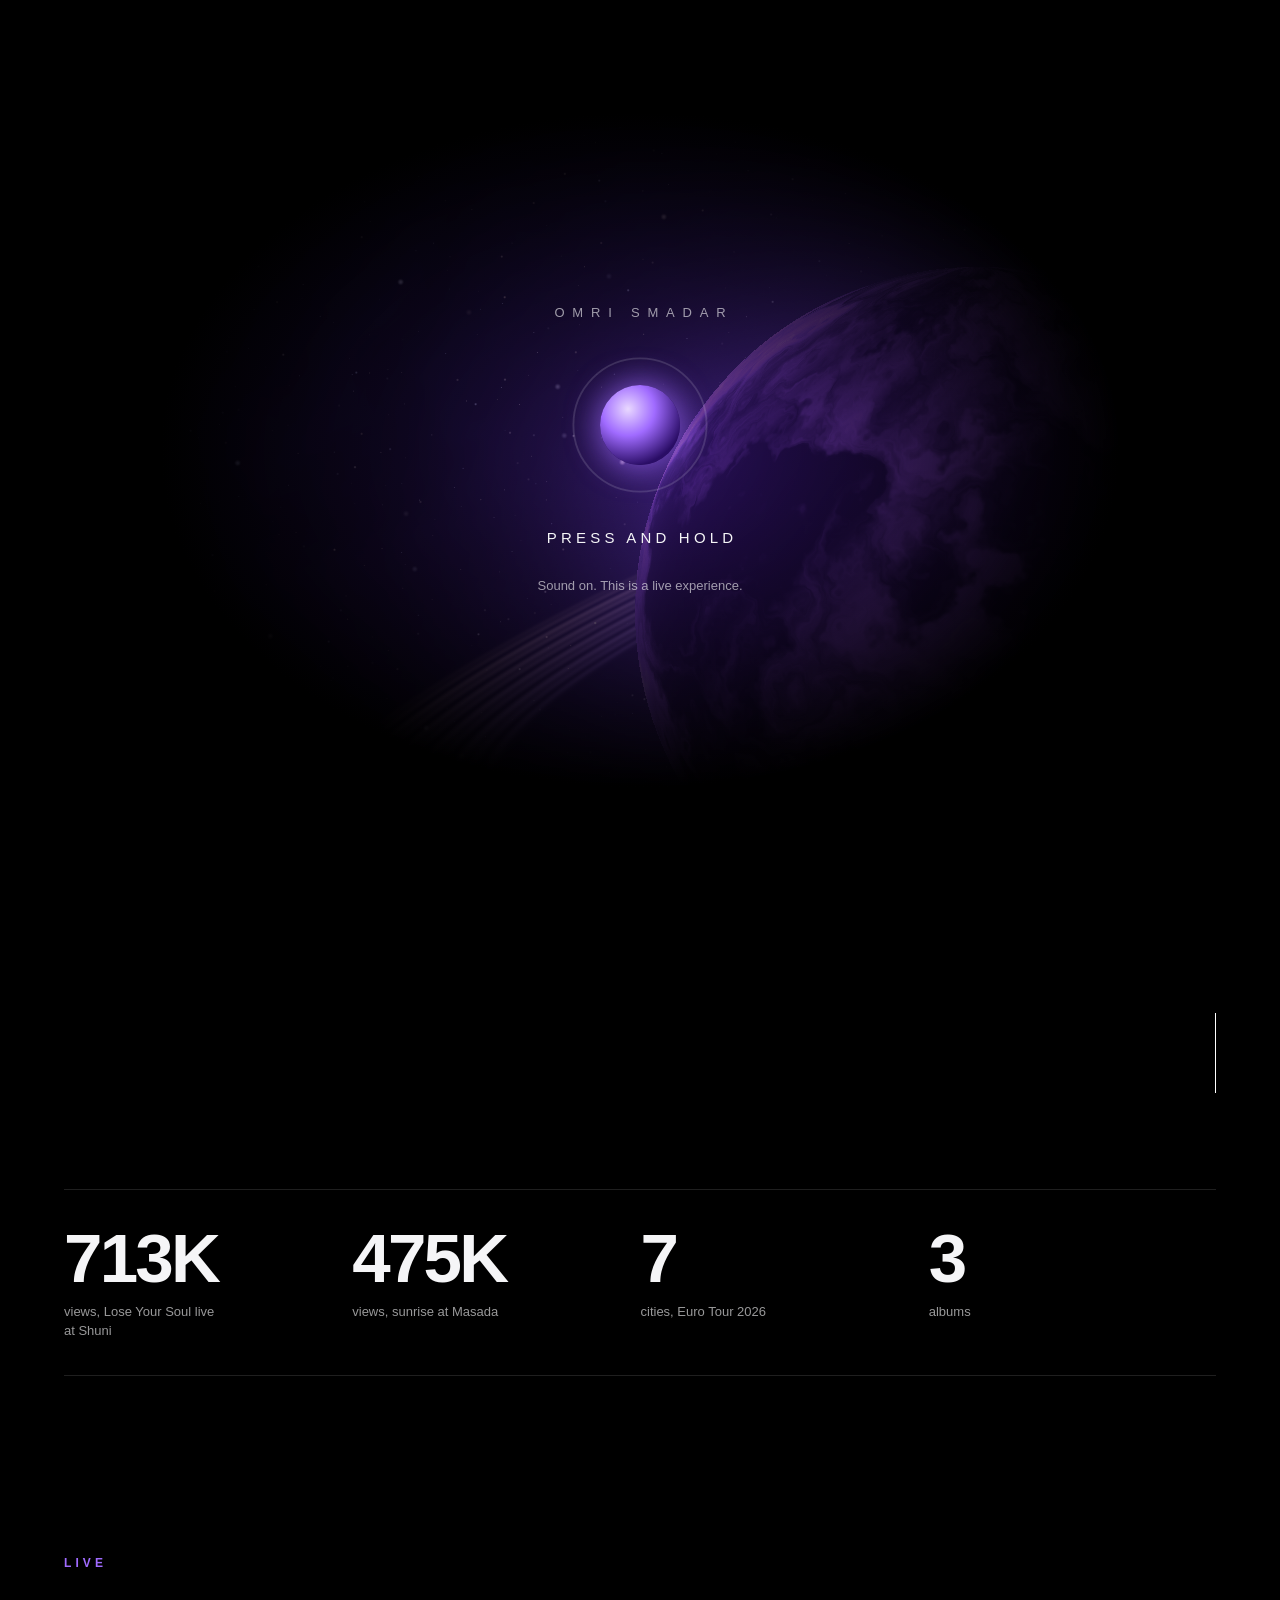
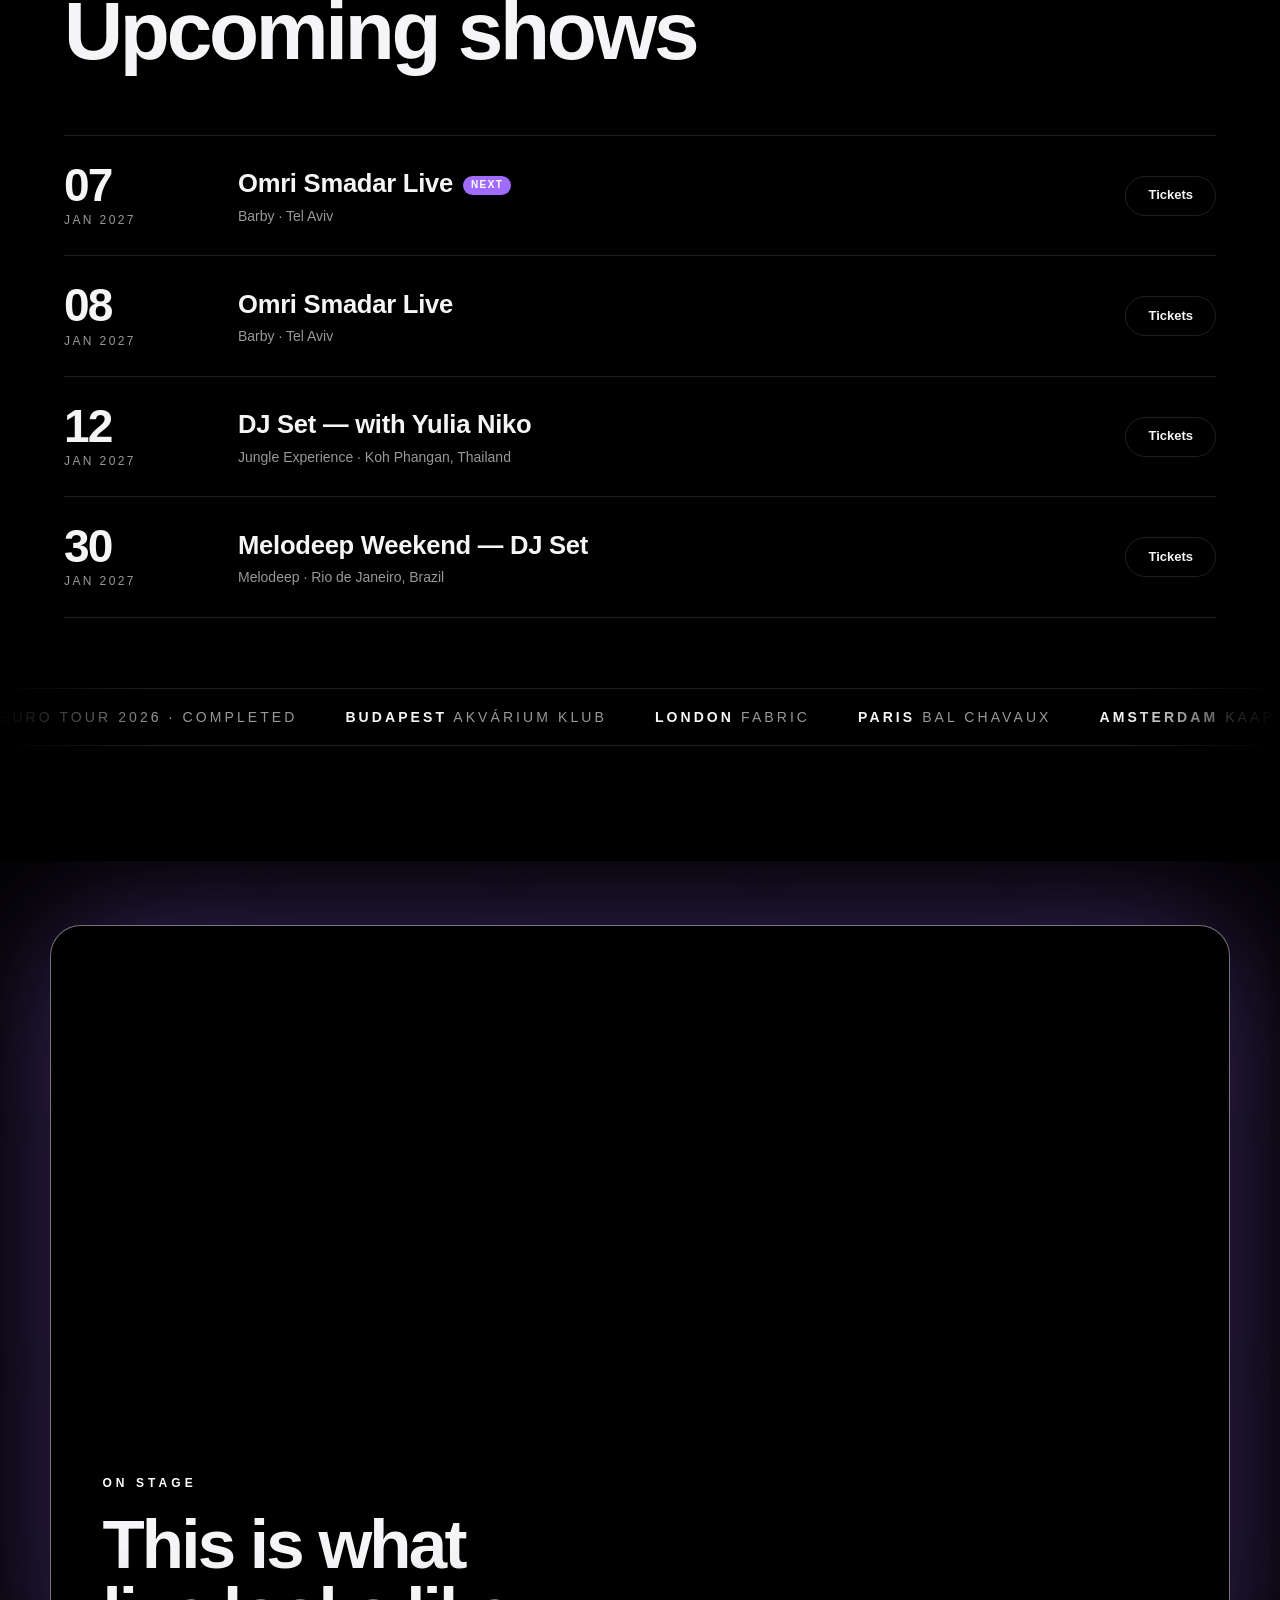
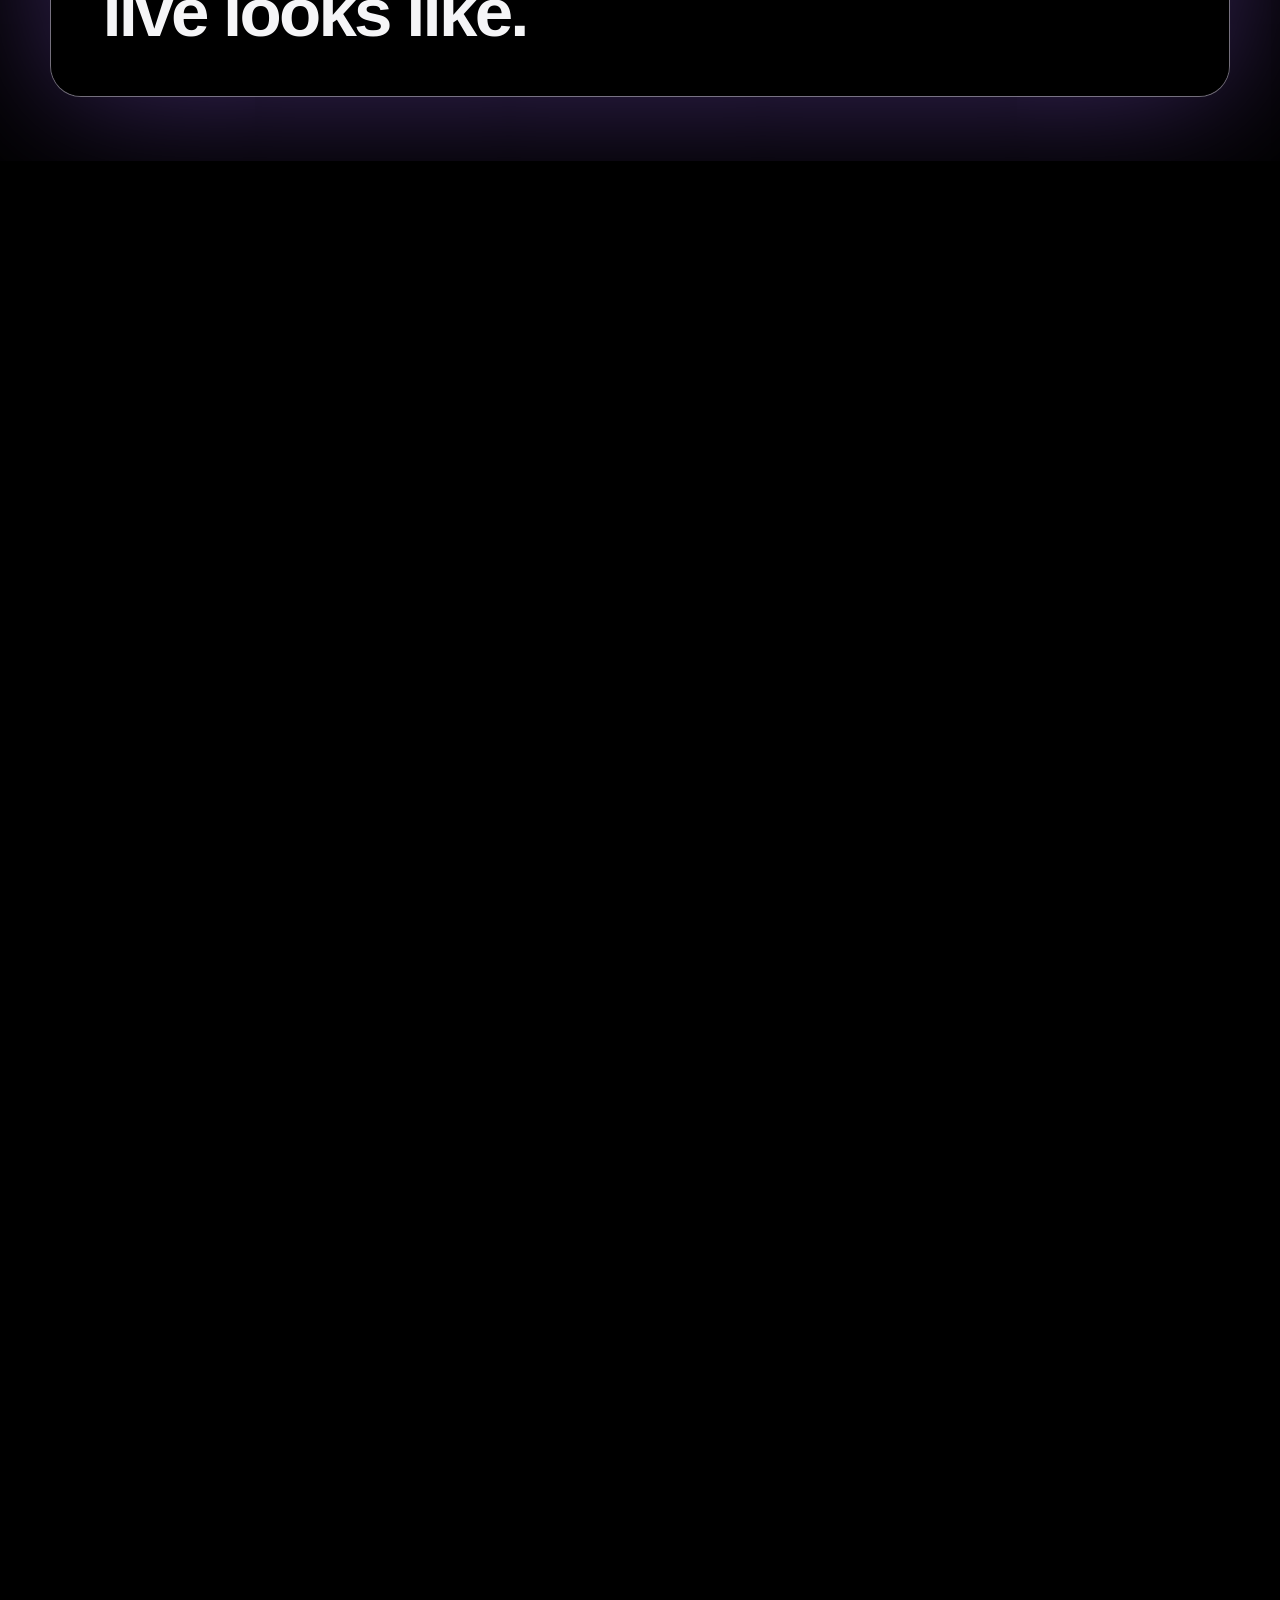
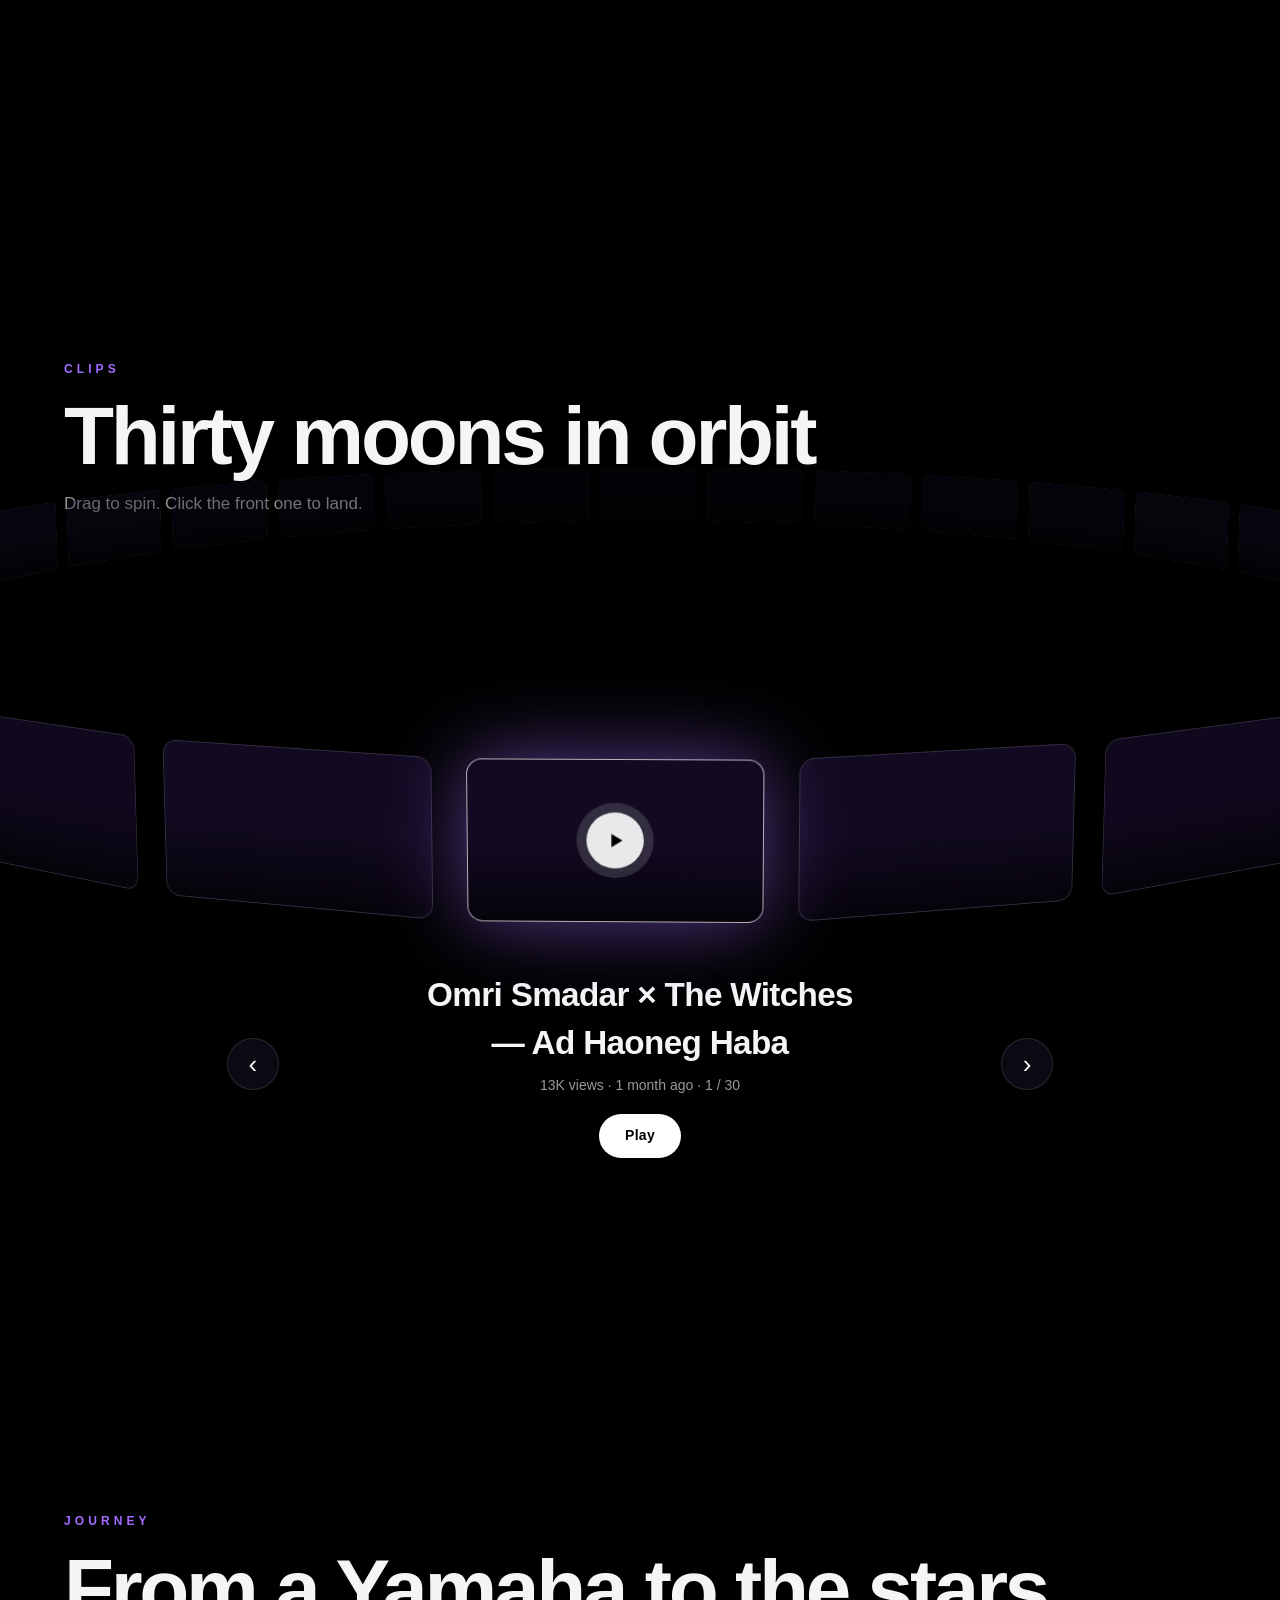
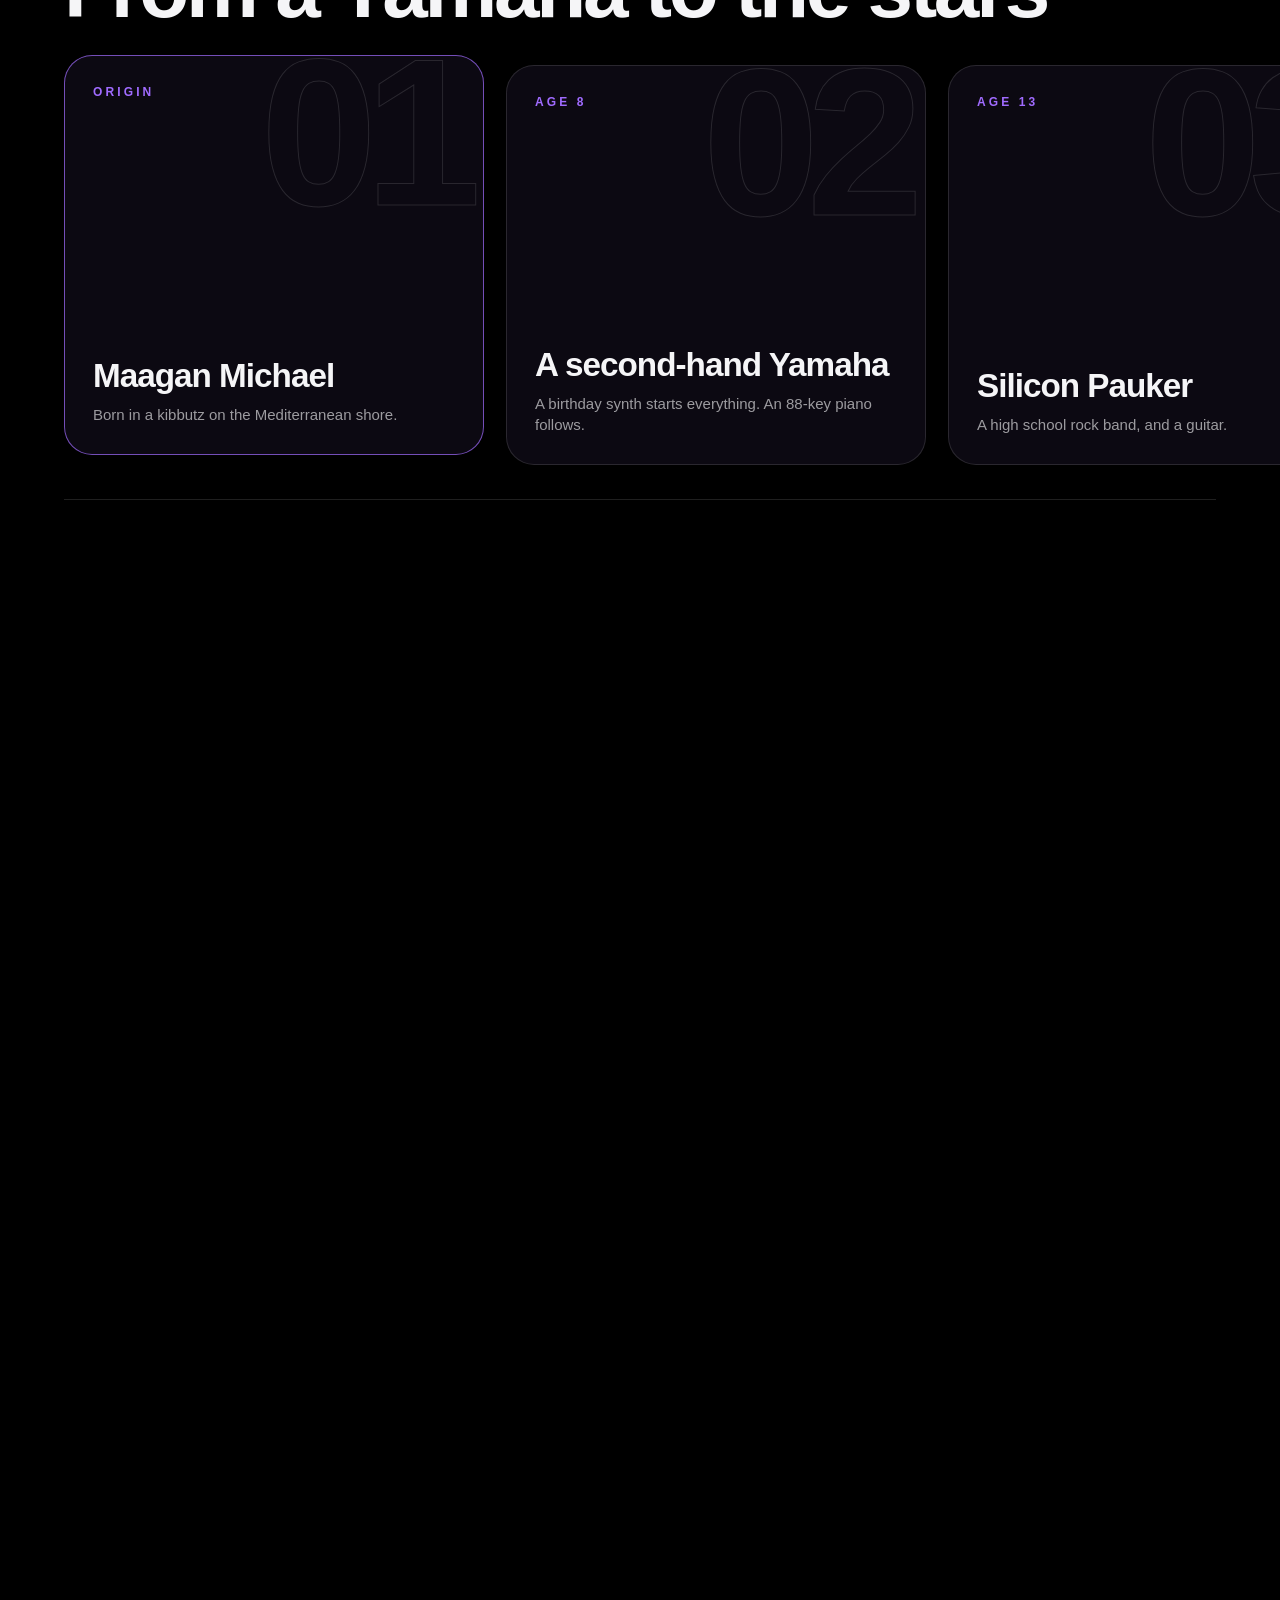
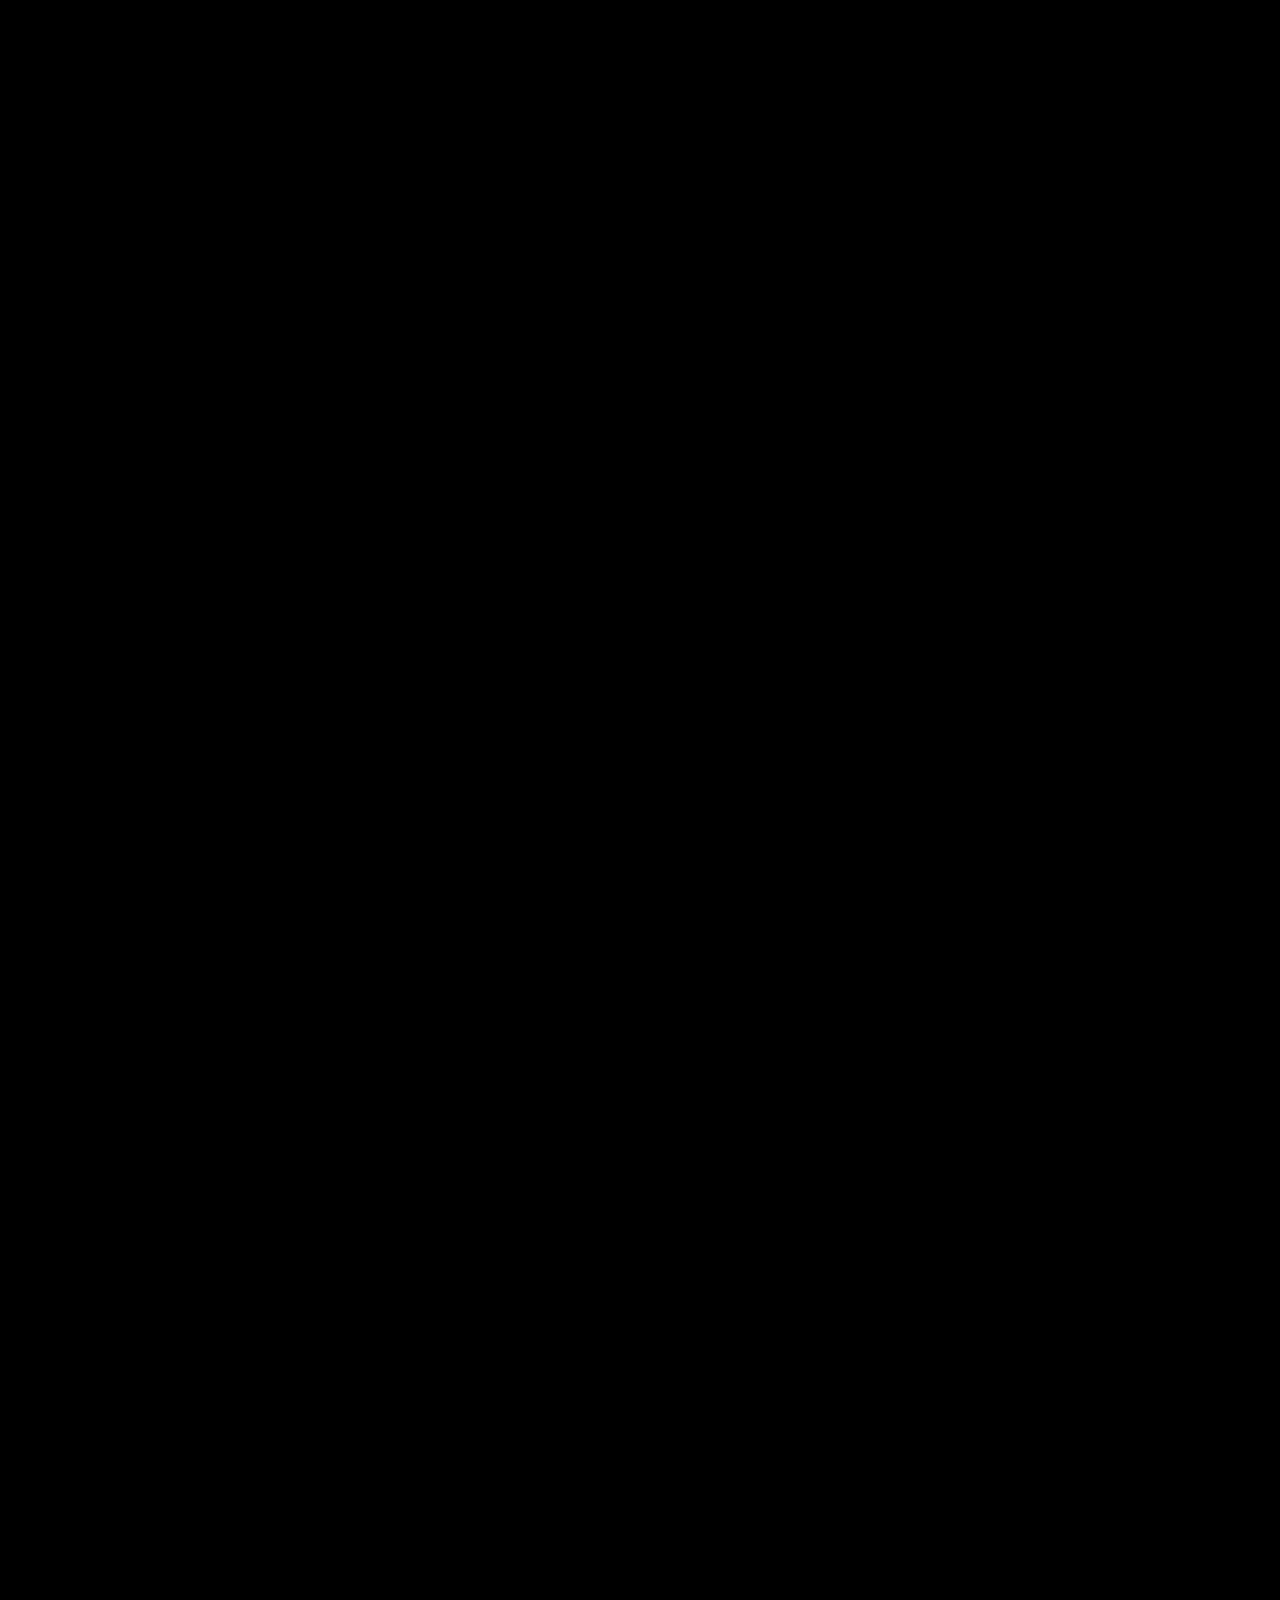
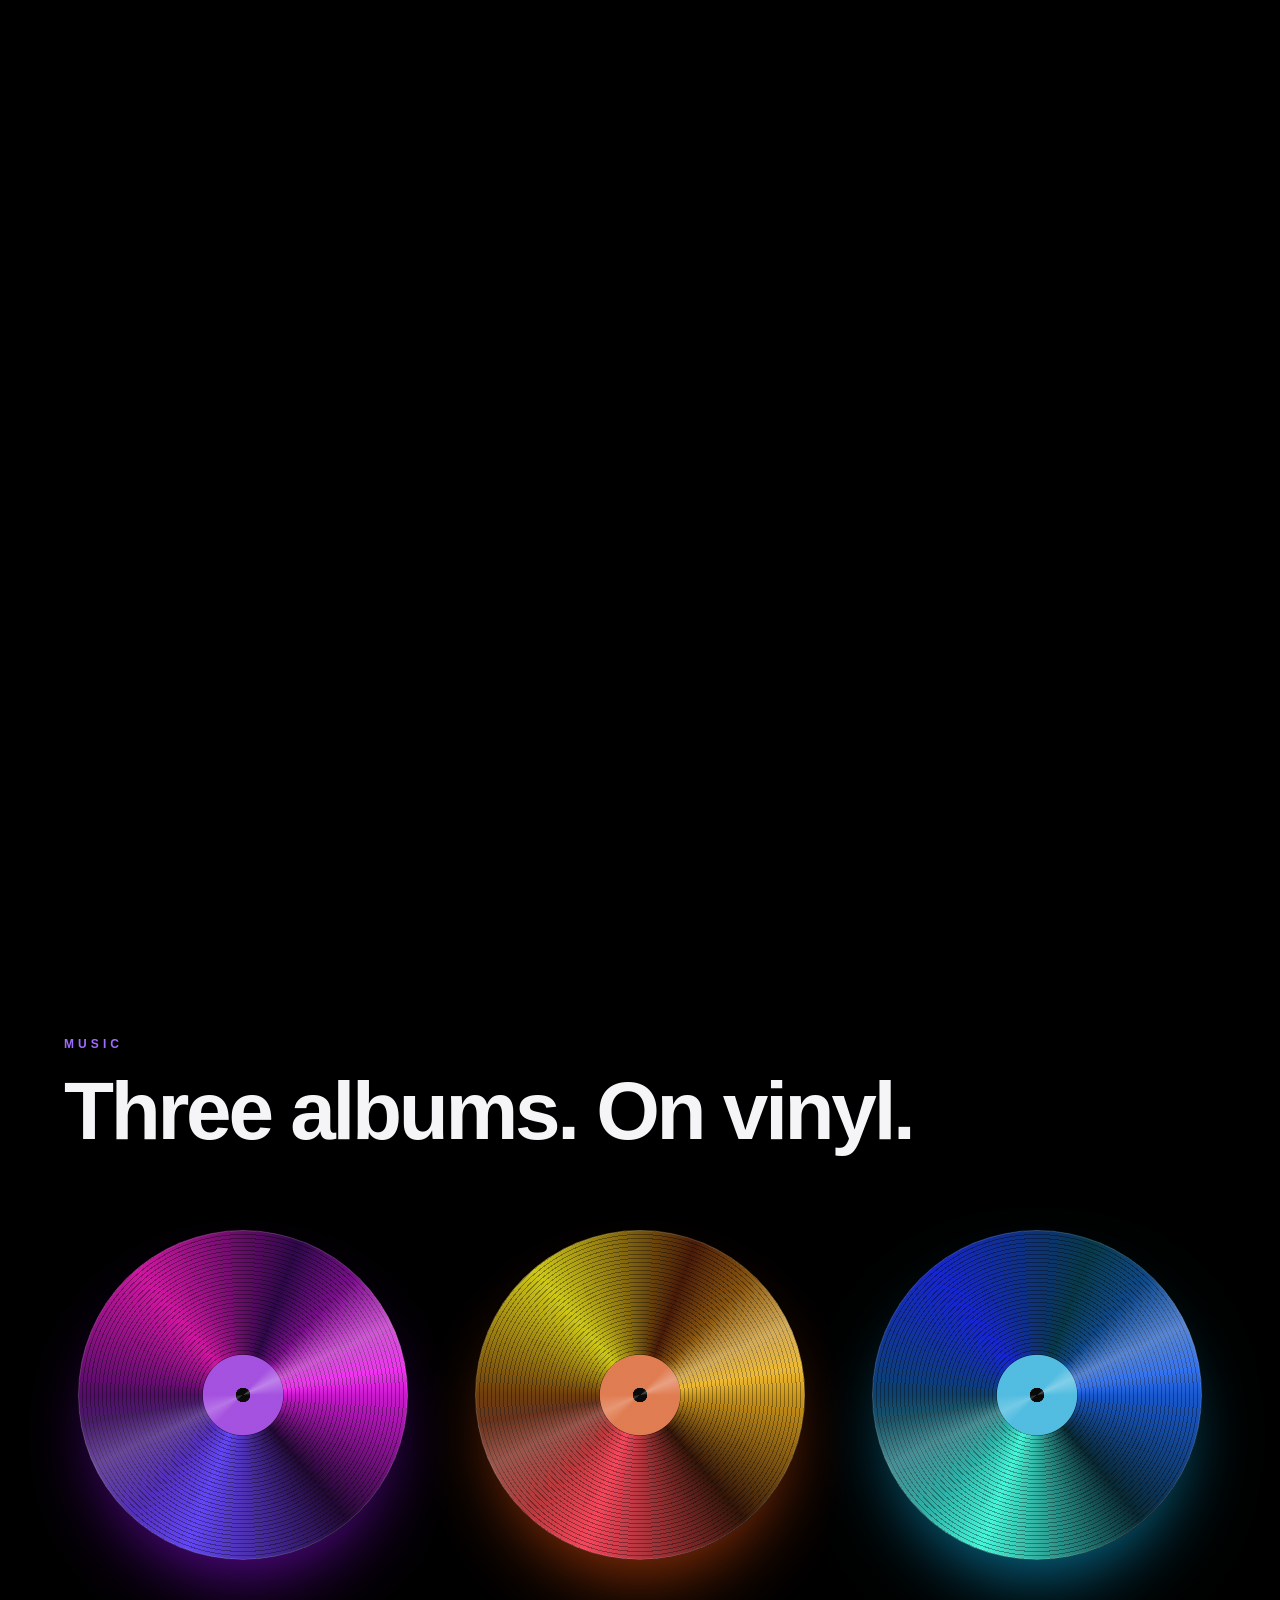
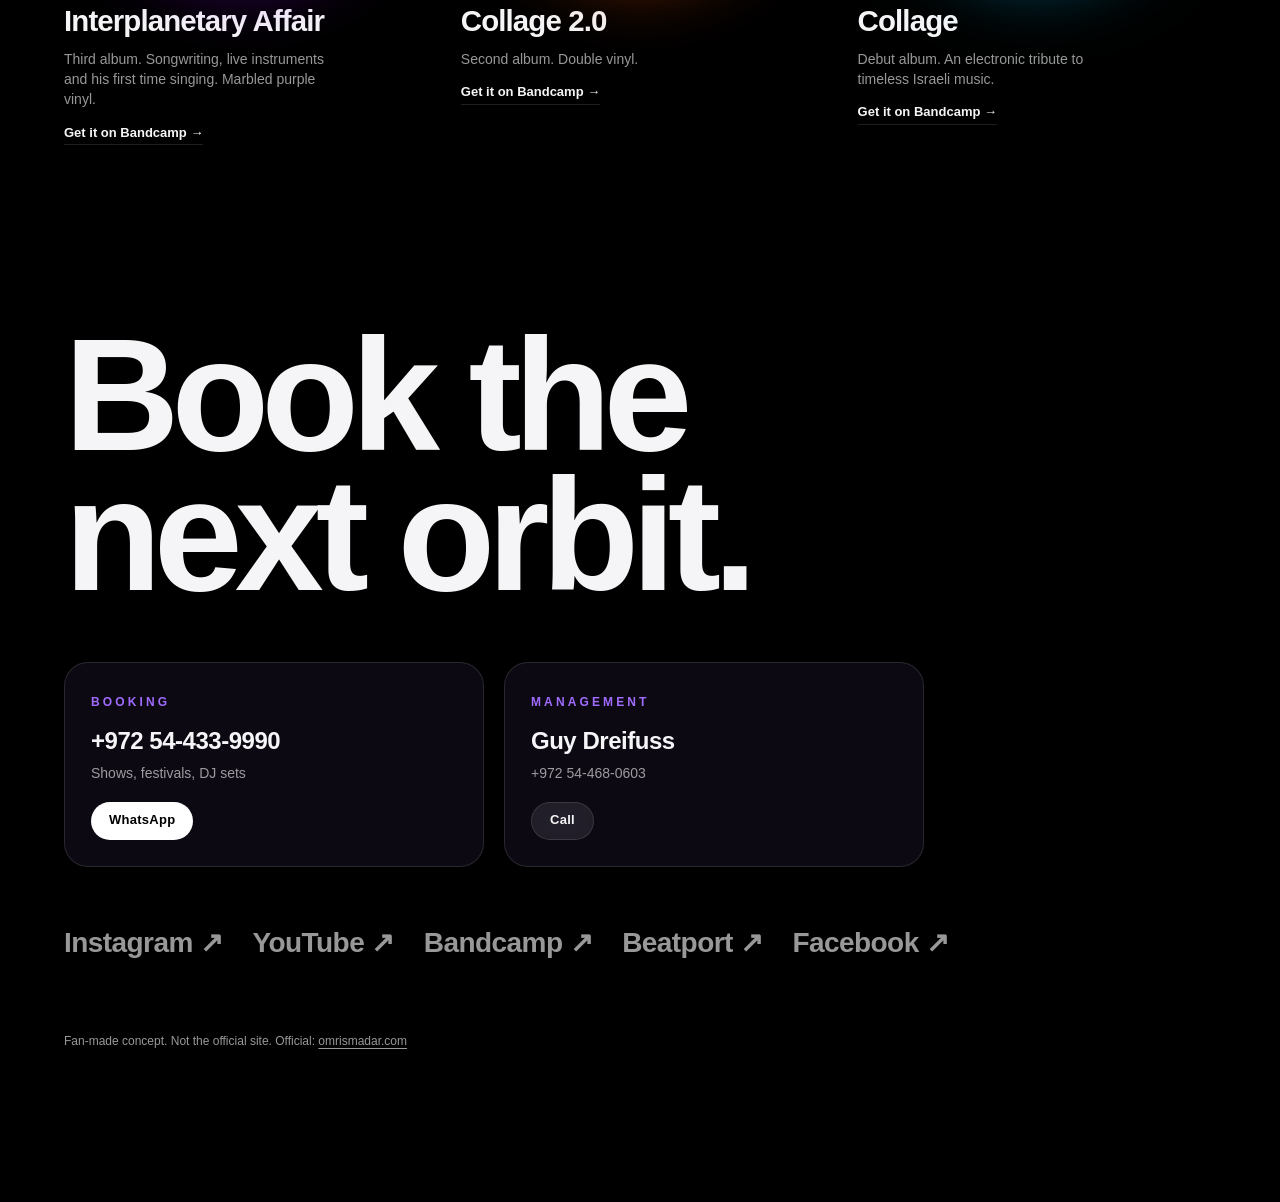
<file: index.html>
<!doctype html>
<html lang="en">
<head>
<meta charset="utf-8">
<meta name="viewport" content="width=device-width, initial-scale=1, viewport-fit=cover">
<title>Omri Smadar — Interplanetary Affair</title>
<meta name="description" content="Omri Smadar. Composer, producer, live electronic act.">
<meta name="theme-color" content="#000000">
<script>
// Phones get the dedicated mobile page. ?view=desktop forces this one.
(function () {
  var forced = /[?&]view=desktop/.test(location.search);
  var phone = /Android.+Mobile|iPhone|iPod|Windows Phone|webOS|BlackBerry|Opera Mini/i.test(navigator.userAgent) ||
    (matchMedia('(pointer: coarse)').matches && Math.min(screen.width, screen.height) < 600);
  if (phone && !forced) location.replace('mobile.html' + location.hash);
})();
</script>
<link rel="stylesheet" href="styles.css">
</head>
<body class="locked">

<canvas id="space" aria-hidden="true"></canvas>
<div class="grain" aria-hidden="true"></div>

<!-- Hold-to-launch gate -->
<div id="gate">
  <p class="gate-name">Omri Smadar</p>
  <button id="launch" aria-label="Press and hold to launch with sound">
    <svg viewBox="0 0 120 120" aria-hidden="true">
      <circle class="ring-bg" cx="60" cy="60" r="54"/>
      <circle class="ring-fg" cx="60" cy="60" r="54"/>
    </svg>
    <span class="launch-core"></span>
  </button>
  <p class="gate-hint">Press and hold</p>
  <p class="gate-sub">Sound on. This is a live experience.</p>
</div>

<header id="nav">
  <a class="brand" href="#top">Omri Smadar</a>
  <nav>
    <a href="#tour">Tour</a>
    <a href="#clips">Clips</a>
    <a href="#journey">Journey</a>
    <a href="#music">Music</a>
    <a href="#contact">Contact</a>
  </nav>
  <button class="ask-btn" id="askOpen"><span class="orb"></span>Ask AI</button>
</header>

<main id="top">
  <section class="hero">
    <p class="eyebrow reveal">Composer · Producer · Live electronic act</p>
    <div class="hero-stage">
      <div class="title-col">
      <div class="title-wrap">
        <h1 class="hero-title" aria-label="Omri Smadar">
          <span class="line" data-split>OMRI</span>
          <span class="line" data-split>SMADAR</span>
        </h1>
        <canvas id="titleVideo" aria-hidden="true"></canvas>
      </div>
      <div class="deck" id="deck" role="group" aria-label="Title light show">
        <button id="deckPrev" aria-label="Previous scenario">‹</button>
        <span class="deck-name"><em id="deckNum"></em><b id="deckName"></b></span>
        <button id="deckNext" aria-label="Next scenario">›</button>
        <button id="deckLock" class="deck-lock" aria-pressed="false" title="Lock the current scenario or let them cycle">Auto</button>
      </div>
      </div>
      <div class="rig" id="rig" role="group" aria-label="Sound rig">
        <div class="tp">
          <button id="tpPlay" aria-pressed="false" aria-label="Start or stop the track"></button>
          <span class="tp-title" id="ttTitle">Track</span>
          <button id="rackAdd" class="tp-add" aria-haspopup="true" aria-expanded="false">+ Gear</button>
          <div class="rack-menu" id="rackMenu" hidden></div>
        </div>
        <div class="rig-row">
        <div class="mx">
          <div class="mx-lcd"><b id="mxBpm">---.-</b><span>BPM</span><em id="mxInfo">press start</em></div>
          <div class="mx-eq">
            <div class="mx-knobs">
              <div class="mx-k"><div class="knob mk" data-m="hi" role="slider" tabindex="0" aria-label="Treble" aria-valuemin="0" aria-valuemax="100"><i></i></div><label>HI</label></div>
              <div class="mx-k"><div class="knob mk" data-m="mid" role="slider" tabindex="0" aria-label="Mid" aria-valuemin="0" aria-valuemax="100"><i></i></div><label>MID</label></div>
              <div class="mx-k"><div class="knob mk" data-m="low" role="slider" tabindex="0" aria-label="Bass" aria-valuemin="0" aria-valuemax="100"><i></i></div><label>LOW</label></div>
            </div>
            <div class="mx-meter" id="mxMeter" aria-hidden="true"><i></i><i></i><i></i><i></i><i></i><i></i><i></i><i></i><i></i><i></i><i></i><i></i></div>
          </div>
          <div class="mx-fx">
            <div class="mx-sel"><button id="mxPrev" aria-label="Previous effect">‹</button><span id="mxName">Flanger</span><button id="mxNext" aria-label="Next effect">›</button></div>
            <div class="mx-opts" id="mxOpts" role="group" aria-label="Effect option"><button></button><button></button><button></button><button></button></div>
            <div class="mx-go">
              <button id="mxFx" aria-pressed="false">Off</button>
              <div class="mx-k"><div class="knob mk small" data-m="fx" role="slider" tabindex="0" aria-label="Effect depth" aria-valuemin="0" aria-valuemax="100"><i></i></div><label>DEPTH</label></div>
            </div>
          </div>
          <input type="range" class="mx-vol" id="mxVol" min="0" max="100" value="85" aria-label="Master volume">
        </div>
        <div class="bs" id="bs" data-mod="bs">
          <div class="bs-top">
            <div class="bs-type">
              <ul id="bsTypes" aria-label="Reverb machine"></ul>
              <div class="bs-k"><div class="knob bk enc" id="bsType" role="slider" tabindex="0" aria-label="Reverb type"><i></i></div><label>Type</label></div>
            </div>
            <div class="bs-main">
              <div class="bs-row1">
                <div class="bs-lcd" id="bsLcd" aria-live="off">00B HALL</div>
                <div class="bs-k"><div class="knob bk enc" id="bsValue" role="slider" tabindex="0" aria-label="Preset bank"><i></i></div><label>Value</label></div>
              </div>
              <div class="bs-knobs">
                <div class="bs-k"><div class="knob bk" data-b="decay" role="slider" tabindex="0" aria-label="Decay" aria-valuemin="0" aria-valuemax="100"><i></i></div><label>Decay</label></div><div class="bs-k"><div class="knob bk" data-b="pre" role="slider" tabindex="0" aria-label="Pre-Delay" aria-valuemin="0" aria-valuemax="100"><i></i></div><label>Pre-Delay</label></div><div class="bs-k"><div class="knob bk" data-b="mix" role="slider" tabindex="0" aria-label="Mix" aria-valuemin="0" aria-valuemax="100"><i></i></div><label>Mix</label></div><div class="bs-k"><div class="knob bk" data-b="tone" role="slider" tabindex="0" aria-label="Tone" aria-valuemin="0" aria-valuemax="100"><i></i></div><label>Tone</label></div><div class="bs-k"><div class="knob bk" data-b="p1" role="slider" tabindex="0" aria-label="Param 1" aria-valuemin="0" aria-valuemax="100"><i></i></div><label>Param 1</label></div><div class="bs-k"><div class="knob bk" data-b="p2" role="slider" tabindex="0" aria-label="Param 2" aria-valuemin="0" aria-valuemax="100"><i></i></div><label>Param 2</label></div><div class="bs-k"><div class="knob bk" data-b="mod" role="slider" tabindex="0" aria-label="Mod" aria-valuemin="0" aria-valuemax="100"><i></i></div><label>Mod</label></div>
              </div>
            </div>
          </div>
          <div class="bs-foot">
            <span class="bs-logo">os<b>sky</b><em>multidimensional reverberator</em></span>
            <div class="fs"><button id="bsA" aria-label="Preset A"></button><b>A</b></div><div class="fs"><button id="bsB" aria-label="Preset B"></button><b>B</b></div><div class="fs"><button id="bsC" aria-label="Preset C"></button><b>C</b></div>
            <span class="bs-hint">hold a switch<br>to freeze</span>
          </div>
        </div>
        </div>
        <div class="pd" data-mod="pd">
          <div class="pd-top"><span class="pd-logo">OMRI<b>6</b></span><span class="pd-name"><b>OS4</b> MkII</span></div>
          <div class="pd-panel">
            <div class="pd-sel">
              <div class="pd-labels" id="pdLabels"></div>
              <div class="knob sel" id="pdSel" role="slider" tabindex="0" aria-label="Delay model"><i></i></div>
              <button class="pd-alt" id="pdAlt" aria-pressed="true" aria-label="Switch between new and legacy models"></button>
              <span class="pd-altl">ALT<b>LEGACY</b></span>
            </div>
            <div class="pd-k"><div class="knob" data-k="time" role="slider" tabindex="0" aria-label="Delay time or subdivision" aria-valuemin="0" aria-valuemax="100"><i></i></div><label>TIME<span>/SUBDIV</span></label></div>
            <div class="pd-k"><div class="knob" data-k="repeats" role="slider" tabindex="0" aria-label="Repeats" aria-valuemin="0" aria-valuemax="100"><i></i></div><label>REPEATS</label></div>
            <div class="pd-k"><div class="knob" data-k="tweak" role="slider" tabindex="0" aria-label="Tweak" aria-valuemin="0" aria-valuemax="100"><i></i></div><label>TWEAK</label></div>
            <div class="pd-k"><div class="knob" data-k="tweez" role="slider" tabindex="0" aria-label="Tweez" aria-valuemin="0" aria-valuemax="100"><i></i></div><label>TWEEZ</label></div>
            <div class="pd-k"><div class="knob" data-k="mix" role="slider" tabindex="0" aria-label="Mix" aria-valuemin="0" aria-valuemax="100"><i></i></div><label>MIX</label></div>
          </div>
          <div class="pd-foot">
            <div class="fs"><b>A</b><button id="fsA" aria-label="Footswitch A"></button><span>● / DUB</span></div>
            <div class="fs"><b>B</b><button id="fsB" aria-label="Footswitch B"></button><span>▶ / ■</span></div>
            <div class="fs"><b>C</b><button id="fsC" aria-label="Footswitch C"></button><span>▶ ONCE</span></div>
            <div class="fs"><b>TAP</b><button id="fsTAP" aria-label="Footswitch TAP"></button><span>½ / ←</span></div>
          </div>
        </div>
        <p class="rig-note" id="pdRead"></p>
        <div class="ms" id="ms" data-mod="ms">
          <div class="ms-head"><span class="ms-read" id="msRead"></span><span class="ms-brand">Analog Synthesizer <b>OS-101</b></span></div>
          <div class="ms-panel">
            <div class="ms-g"><h6>LFO</h6><div class="ms-f"><label class="fd"><input type="range" min="0" max="100" value="45" data-f="lfo" aria-label="Rate"><span>Rate</span></label></div></div>
            <div class="ms-g"><h6>VCO</h6><div class="ms-f"><label class="fd"><input type="range" min="0" max="100" value="0" data-f="vmod" aria-label="Mod"><span>Mod</span></label><label class="fd"><input type="range" min="0" max="100" value="0" data-f="port" aria-label="Glide"><span>Glide</span></label></div></div>
            <div class="ms-g"><h6>Source Mixer</h6><div class="ms-f"><label class="fd"><input type="range" min="0" max="100" value="0" data-f="pulse" aria-label="Pulse"><span>Pulse</span></label><label class="fd"><input type="range" min="0" max="100" value="80" data-f="saw" aria-label="Saw"><span>Saw</span></label><label class="fd"><input type="range" min="0" max="100" value="40" data-f="sub" aria-label="Sub"><span>Sub</span></label><label class="fd"><input type="range" min="0" max="100" value="0" data-f="noise" aria-label="Noise"><span>Noise</span></label></div></div>
            <div class="ms-g"><h6>VCF</h6><div class="ms-f"><label class="fd"><input type="range" min="0" max="100" value="45" data-f="freq" aria-label="Freq"><span>Freq</span></label><label class="fd"><input type="range" min="0" max="100" value="50" data-f="res" aria-label="Res"><span>Res</span></label><label class="fd"><input type="range" min="0" max="100" value="55" data-f="env" aria-label="Env"><span>Env</span></label><label class="fd"><input type="range" min="0" max="100" value="0" data-f="fmod" aria-label="Mod"><span>Mod</span></label><label class="fd"><input type="range" min="0" max="100" value="50" data-f="kybd" aria-label="Kybd"><span>Kybd</span></label></div></div>
            <div class="ms-g"><h6>ENV</h6><div class="ms-f"><label class="fd"><input type="range" min="0" max="100" value="0" data-f="a" aria-label="A"><span>A</span></label><label class="fd"><input type="range" min="0" max="100" value="35" data-f="d" aria-label="D"><span>D</span></label><label class="fd"><input type="range" min="0" max="100" value="30" data-f="s" aria-label="S"><span>S</span></label><label class="fd"><input type="range" min="0" max="100" value="20" data-f="r" aria-label="R"><span>R</span></label></div></div>
            <div class="ms-g"><h6>VCA</h6><div class="ms-f"><label class="fd"><input type="range" min="0" max="100" value="60" data-f="vol" aria-label="Level"><span>Level</span></label></div></div>
          </div>
          <div class="ms-smart">
            <span class="ms-key"><b>SMART PLAYS</b><em id="msKey">start the track to analyse it</em></span>
            <div class="ms-plays" id="msPlays" role="group" aria-label="Ready-made plays in the song's key"></div>
          </div>
          <div class="ms-btns">
            <button id="msLoad">Load</button><button id="msRest">Rest</button><button id="msPlay" class="play">Play</button>
            <i></i>
            <button class="arp" data-a="3">Down</button><button class="arp" data-a="2">U&amp;D</button><button class="arp" data-a="1">Up</button><button id="msHold">Hold</button>
            <i></i>
            <button class="oct" data-o="-1">L</button><button class="oct on" data-o="0">M</button><button class="oct" data-o="1">H</button>
          </div>
          <div class="ms-bottom">
            <div class="ms-bend"><input type="range" id="msBend" min="-100" max="100" value="0" aria-label="Pitch bender"><span>Bender</span></div>
            <div class="ms-keys" id="msKeys" role="group" aria-label="Keyboard"></div>
          </div>
        </div>
        <div class="td" id="td" data-mod="td">
          <div class="td-head">
            <span class="td-brand"><b>OS-3-MO</b> Analog Bass Line Synthesizer</span>
            <span class="td-wave" role="group" aria-label="Waveform"><button id="tdSaw" class="on" aria-label="Sawtooth">◿</button><button id="tdSqr" aria-label="Square">⊓</button></span>
          </div>
          <div class="td-row big">
            <div class="td-k"><div class="knob sk" data-s="tune" role="slider" tabindex="0" aria-label="Tuning" aria-valuemin="0" aria-valuemax="100"><i></i></div><label>Tuning</label></div><div class="td-k"><div class="knob sk" data-s="cutoff" role="slider" tabindex="0" aria-label="Cutoff" aria-valuemin="0" aria-valuemax="100"><i></i></div><label>Cutoff</label></div><div class="td-k"><div class="knob sk" data-s="reso" role="slider" tabindex="0" aria-label="Resonance" aria-valuemin="0" aria-valuemax="100"><i></i></div><label>Resonance</label></div><div class="td-k"><div class="knob sk" data-s="env" role="slider" tabindex="0" aria-label="Env Mod" aria-valuemin="0" aria-valuemax="100"><i></i></div><label>Env Mod</label></div><div class="td-k"><div class="knob sk" data-s="decay" role="slider" tabindex="0" aria-label="Decay" aria-valuemin="0" aria-valuemax="100"><i></i></div><label>Decay</label></div><div class="td-k"><div class="knob sk" data-s="accent" role="slider" tabindex="0" aria-label="Accent" aria-valuemin="0" aria-valuemax="100"><i></i></div><label>Accent</label></div>
          </div>
          <div class="td-row mo">
            <span class="td-tag">MO</span>
            <div class="td-k s"><div class="knob sk" data-s="sub" role="slider" tabindex="0" aria-label="Sub Osc" aria-valuemin="0" aria-valuemax="100"><i></i></div><label>Sub Osc</label></div><div class="td-k s"><div class="knob sk" data-s="slide" role="slider" tabindex="0" aria-label="Slide Time" aria-valuemin="0" aria-valuemax="100"><i></i></div><label>Slide Time</label></div><div class="td-k s"><div class="knob sk" data-s="attack" role="slider" tabindex="0" aria-label="Soft Attack" aria-valuemin="0" aria-valuemax="100"><i></i></div><label>Soft Attack</label></div><div class="td-k s"><div class="knob sk" data-s="adecay" role="slider" tabindex="0" aria-label="Accent Decay" aria-valuemin="0" aria-valuemax="100"><i></i></div><label>Accent Decay</label></div><div class="td-k s"><div class="knob sk" data-s="fm" role="slider" tabindex="0" aria-label="Filter FM" aria-valuemin="0" aria-valuemax="100"><i></i></div><label>Filter FM</label></div><div class="td-k s"><div class="knob sk" data-s="muff" role="slider" tabindex="0" aria-label="Muffler" aria-valuemin="0" aria-valuemax="100"><i></i></div><label>Muffler</label></div><div class="td-k s"><div class="knob sk" data-s="drive" role="slider" tabindex="0" aria-label="Overdrive" aria-valuemin="0" aria-valuemax="100"><i></i></div><label>Overdrive</label></div><div class="td-k s"><div class="knob sk" data-s="vol" role="slider" tabindex="0" aria-label="Volume" aria-valuemin="0" aria-valuemax="100"><i></i></div><label>Volume</label></div>
          </div>
          <div class="td-steps" id="tdSteps" role="group" aria-label="Sequencer steps"></div>
          <div class="td-ctl">
            <div class="td-btns">
              <button id="tdRun" class="run" aria-pressed="false">Run<br>Stop</button>
              <button class="pt on" data-p="0">1</button><button class="pt" data-p="1">2</button><button class="pt" data-p="2">3</button><button class="pt" data-p="3">4</button>
              <button id="tdRnd" title="Random pattern">Rnd</button><button id="tdClr" title="Clear pattern">Clr</button>
            </div>
            <div class="td-keys" id="tdKeys" role="group" aria-label="Note for the selected step"><button class="wk" data-n="0">C</button><button class="bk" data-n="1">C#</button><button class="wk" data-n="2">D</button><button class="bk" data-n="3">D#</button><button class="wk" data-n="4">E</button><button class="wk" data-n="5">F</button><button class="bk" data-n="6">F#</button><button class="wk" data-n="7">G</button><button class="bk" data-n="8">G#</button><button class="wk" data-n="9">A</button><button class="bk" data-n="10">A#</button><button class="wk" data-n="11">B</button><button class="wk" data-n="12">C</button></div>
            <div class="td-btns">
              <button id="tdDown" class="tg">Down</button><button id="tdUp" class="tg">Up</button><button id="tdAcc" class="tg">Accent</button><button id="tdSlide" class="tg">Slide</button><button id="tdRest" class="tg">Rest</button>
            </div>
          </div>
          <p class="td-read" id="tdRead"></p>
        </div>
      </div>
    </div>
    <p class="hero-sub reveal">Interplanetary Affair. From a kibbutz on the Mediterranean to sunrise at Masada.</p>
    <div class="hero-cta reveal">
      <a class="btn solid" href="#tour">See him live</a>
      <a class="btn ghost" href="#clips">Watch the clips</a>
    </div>
    <div class="scroll-cue" aria-hidden="true"><span></span></div>
  </section>

  <section class="stats" aria-label="In numbers">
    <div class="stat reveal"><b data-count="713" data-suffix="K">0</b><span>views, Lose Your Soul live at Shuni</span></div>
    <div class="stat reveal"><b data-count="475" data-suffix="K">0</b><span>views, sunrise at Masada</span></div>
    <div class="stat reveal"><b data-count="7">0</b><span>cities, Euro Tour 2026</span></div>
    <div class="stat reveal"><b data-count="3">0</b><span>albums</span></div>
  </section>

  <section id="tour" class="section">
    <header class="section-head">
      <p class="eyebrow reveal">Live</p>
      <h2 class="reveal">Upcoming shows</h2>
      <p class="live-tag" id="tourLive" hidden><i></i>Live from omrismadar.com</p>
    </header>
    <ol class="tour-list" id="tourList"></ol>
    <div class="marquee" aria-label="Euro Tour 2026, completed"><div class="marquee-track" id="euroMarquee"></div></div>
  </section>

  <section class="portal" id="portal" aria-label="Live footage">
    <div class="portal-sticky">
      <div class="portal-frame" id="portalFrame">
        <video id="liveVideo" src="https://omri-vids.b-cdn.net/OMRI%20WEBSITE%20VIDEO.mp4" muted loop playsinline preload="metadata" crossorigin="anonymous"></video>
      </div>
      <div class="portal-caption" id="portalCaption">
        <p class="eyebrow">On stage</p>
        <h2>This is what<br>live looks like.</h2>
      </div>
    </div>
  </section>

  <section id="clips" class="section clips">
    <header class="section-head">
      <p class="eyebrow reveal">Clips</p>
      <h2 class="reveal">Thirty moons in orbit</h2>
      <p class="lede reveal">Drag to spin. Click the front one to land.</p>
    </header>
    <div class="orbit-stage" id="orbitStage">
      <div class="orbit-ring" id="orbitRing"></div>
    </div>
    <div class="orbit-info">
      <button class="orbit-arrow" id="orbitPrev" aria-label="Previous clip">‹</button>
      <div class="orbit-meta">
        <h3 id="orbitTitle" dir="auto"></h3>
        <p id="orbitSub"></p>
        <button class="btn solid" id="orbitPlay">Play</button>
      </div>
      <button class="orbit-arrow" id="orbitNext" aria-label="Next clip">›</button>
    </div>
  </section>

  <section id="journey" class="journey">
    <div class="journey-sticky">
      <header class="section-head">
        <p class="eyebrow">Journey</p>
        <h2>From a Yamaha to the stars</h2>
      </header>
      <div class="journey-track" id="journeyTrack"></div>
      <div class="journey-bar"><i id="journeyBar"></i></div>
    </div>
  </section>

  <section id="music" class="section">
    <header class="section-head">
      <p class="eyebrow reveal">Music</p>
      <h2 class="reveal">Three albums. On vinyl.</h2>
    </header>
    <div class="vinyls" id="vinyls"></div>
  </section>

  <section id="contact" class="section contact">
    <h2 class="giant reveal">Book the<br>next orbit.</h2>
    <div class="contact-grid" id="contactGrid"></div>
    <div class="socials" id="socials"></div>
    <p class="fine">Fan-made concept. Not the official site. Official: <a href="https://omrismadar.com/" target="_blank" rel="noopener">omrismadar.com</a></p>
  </section>
</main>

<!-- Mini now-playing pill, shown once the deck has scrolled out of view -->
<button id="sound" class="sound" aria-pressed="false" aria-label="Start or stop the track">
  <span class="eq"><i></i><i></i><i></i><i></i></span>
  <span class="sound-text"><b data-track-title>Deck</b><em data-track-bpm></em></span>
</button>

<!-- Clip player -->
<div id="modal" class="modal" hidden>
  <div class="modal-glow" id="modalGlow"></div>
  <button class="modal-close" id="modalClose" aria-label="Close player">×</button>
  <div class="modal-frame" id="modalFrame"></div>
  <p class="modal-title" id="modalTitle" dir="auto"></p>
</div>

<!-- AI agent -->
<aside id="agent" class="agent" aria-label="Ask about Omri Smadar" aria-hidden="true">
  <header class="agent-head">
    <span class="orb big"></span>
    <div>
      <b>Ask about Omri</b>
      <em id="agentStatus">Starting…</em>
    </div>
    <button id="traceOpen" class="trace-btn" title="Under the hood" aria-label="View log">{ }</button>
    <button id="agentClear" title="New chat" aria-label="New chat">↺</button>
    <button id="agentClose" aria-label="Close">×</button>
  </header>
  <div class="agent-log" id="agentLog" aria-live="polite"></div>
  <div class="agent-chips" id="agentChips"></div>
  <form class="agent-form" id="agentForm">
    <input id="agentInput" dir="auto" autocomplete="off" placeholder="Tour dates, tracks, his story…" aria-label="Your question">
    <button aria-label="Send">↑</button>
  </form>
  <p class="agent-foot" id="agentFoot"></p>
</aside>

<!-- Under-the-hood log -->
<aside id="trace" class="trace" aria-label="Agent log" aria-hidden="true">
  <header class="trace-head">
    <span class="trace-dots"><i></i><i></i><i></i></span>
    <b>under the hood</b>
    <button id="traceClear" title="Clear log">clear</button>
    <button id="traceClose" aria-label="Close log">×</button>
  </header>
  <div class="trace-stats" id="traceStats"></div>
  <div class="trace-body" id="traceBody"></div>
</aside>

<script src="data.js"></script>
<script src="space.js"></script>
<script src="deck.js"></script>
<script src="app.js"></script>
<script src="agent.js"></script>
</body>
</html>
</file>
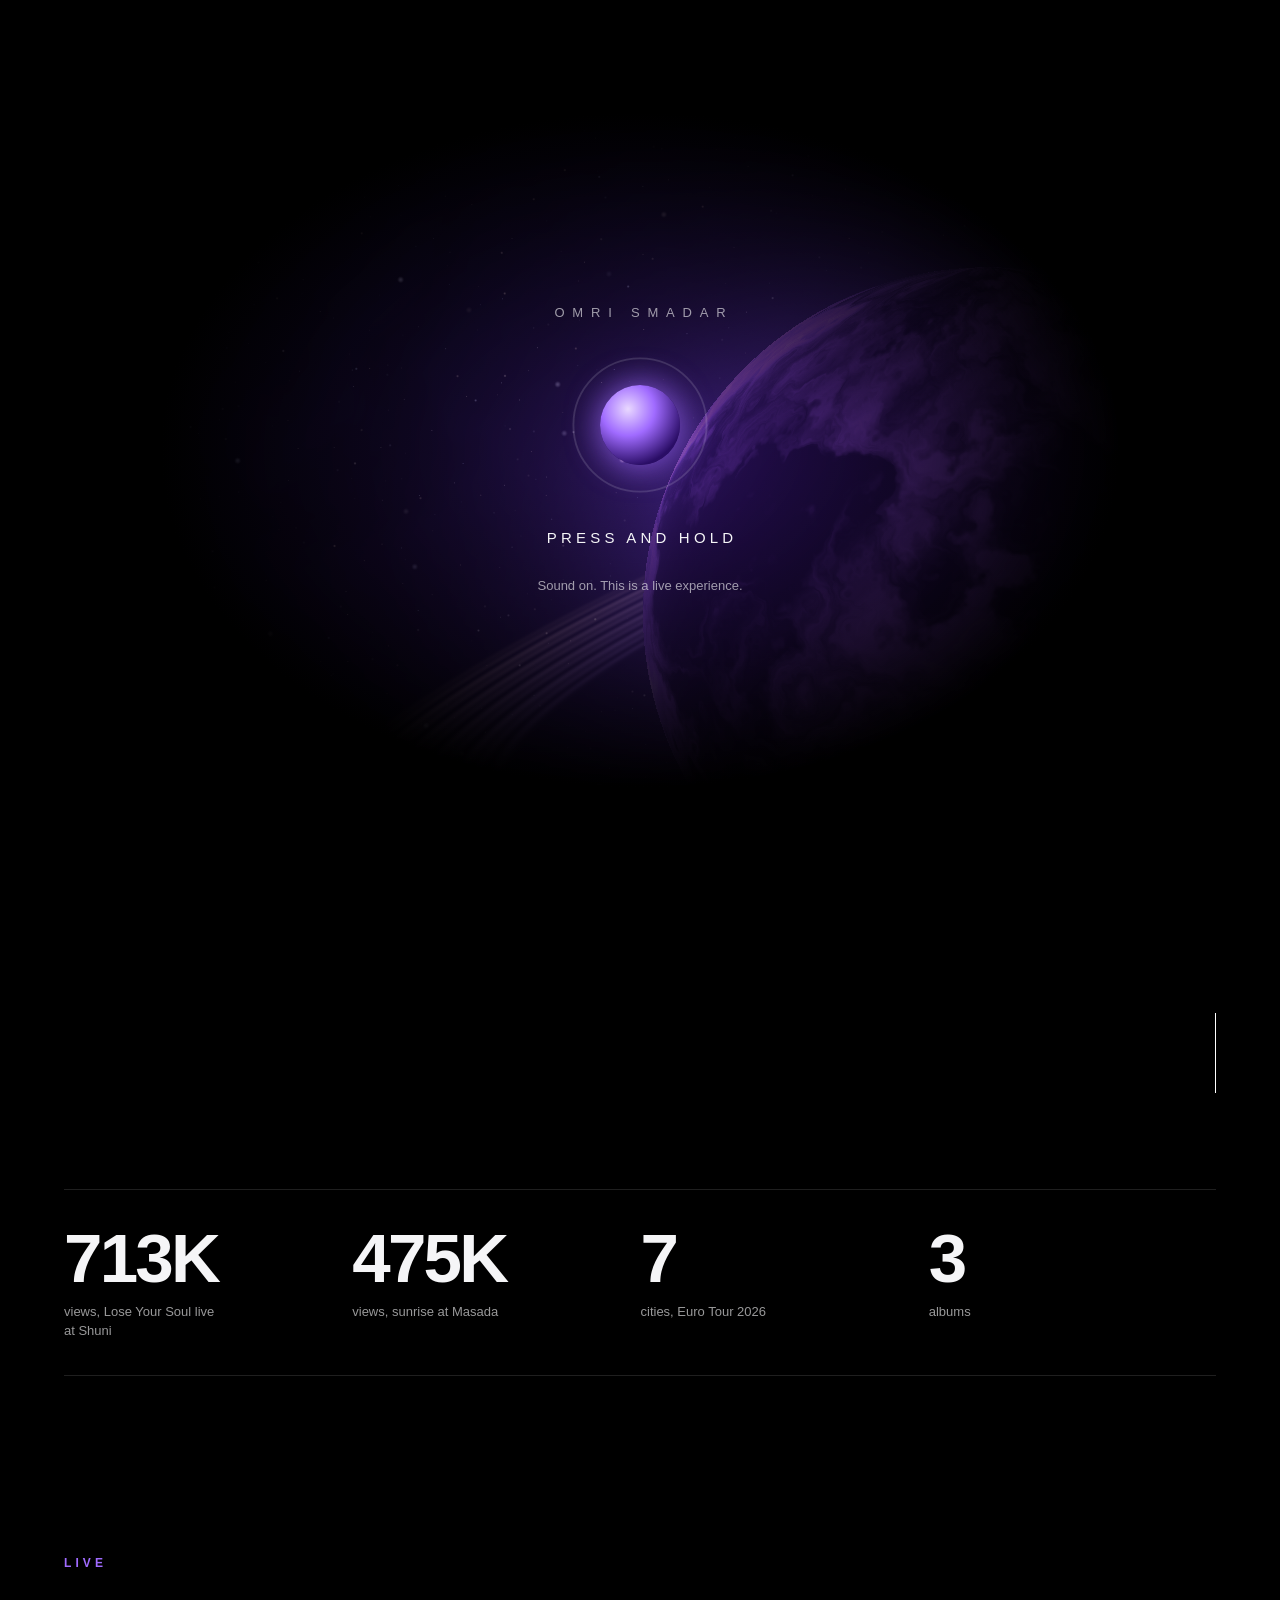
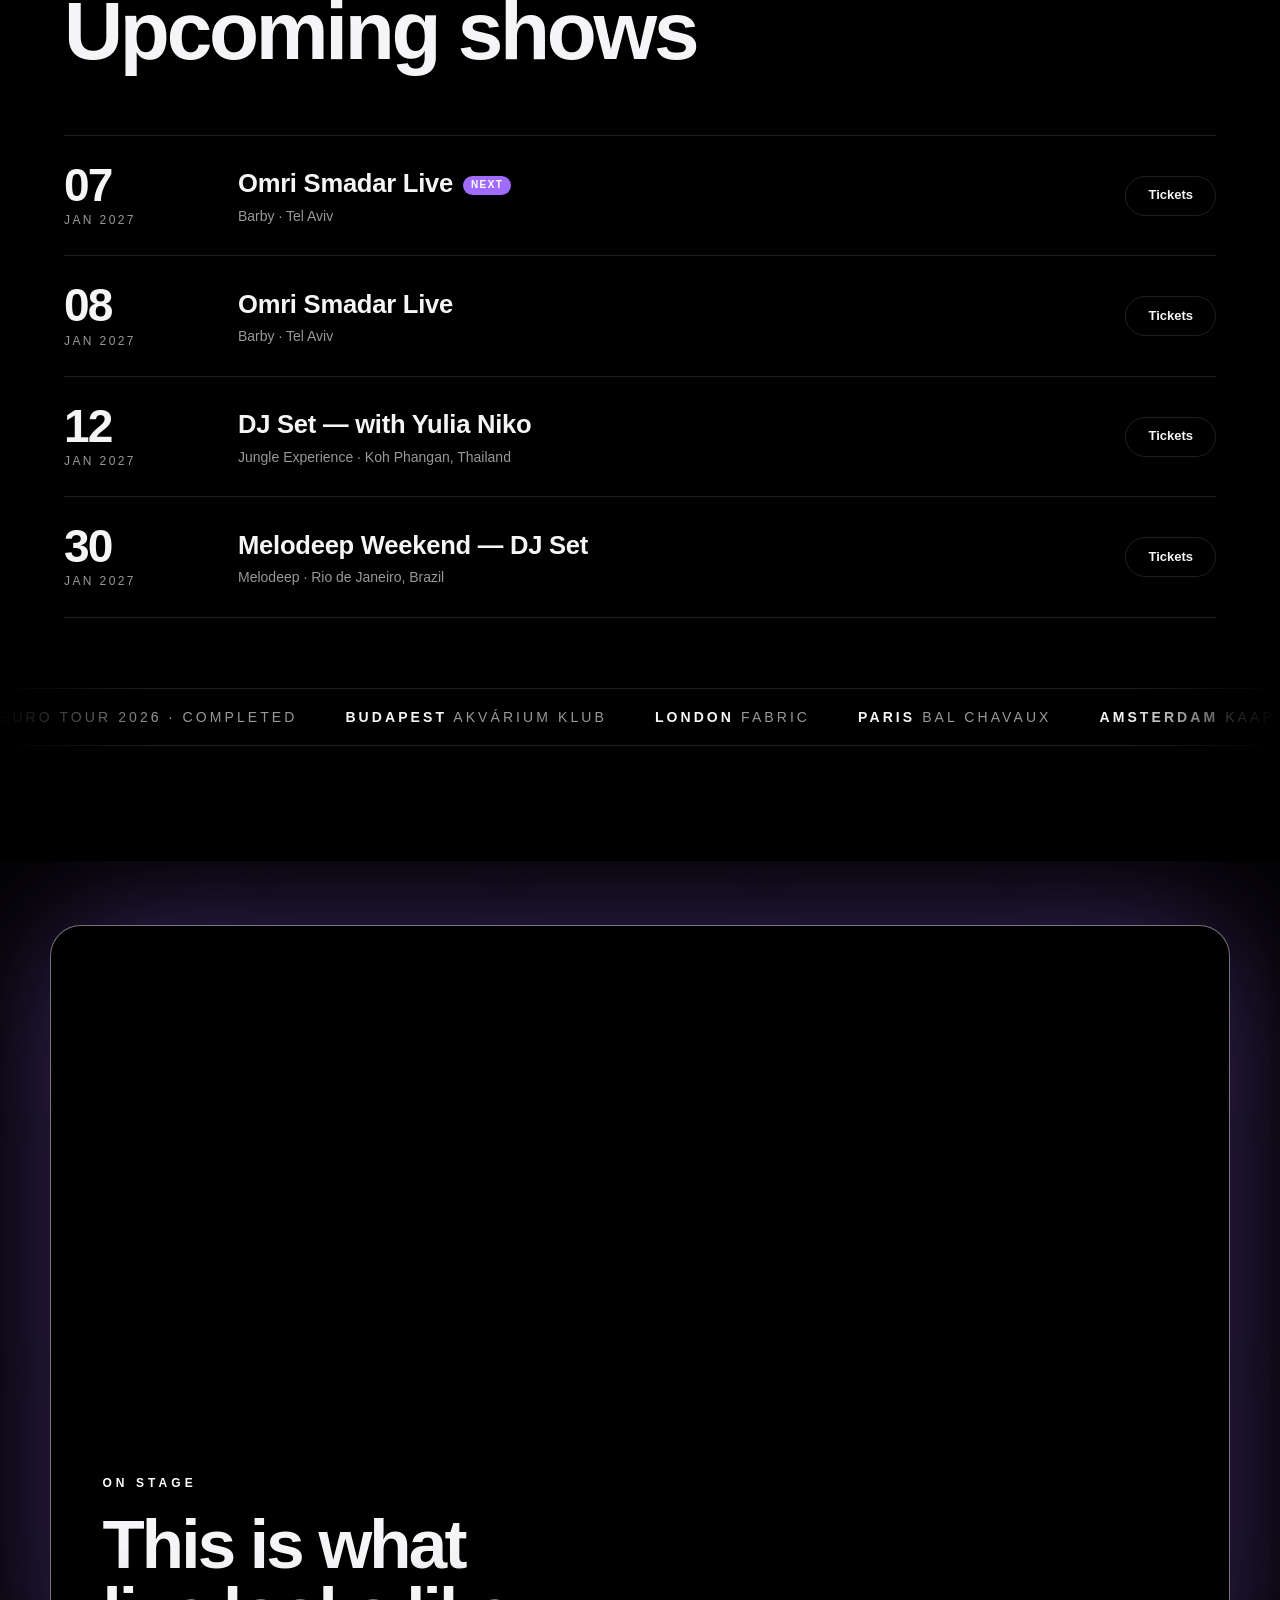
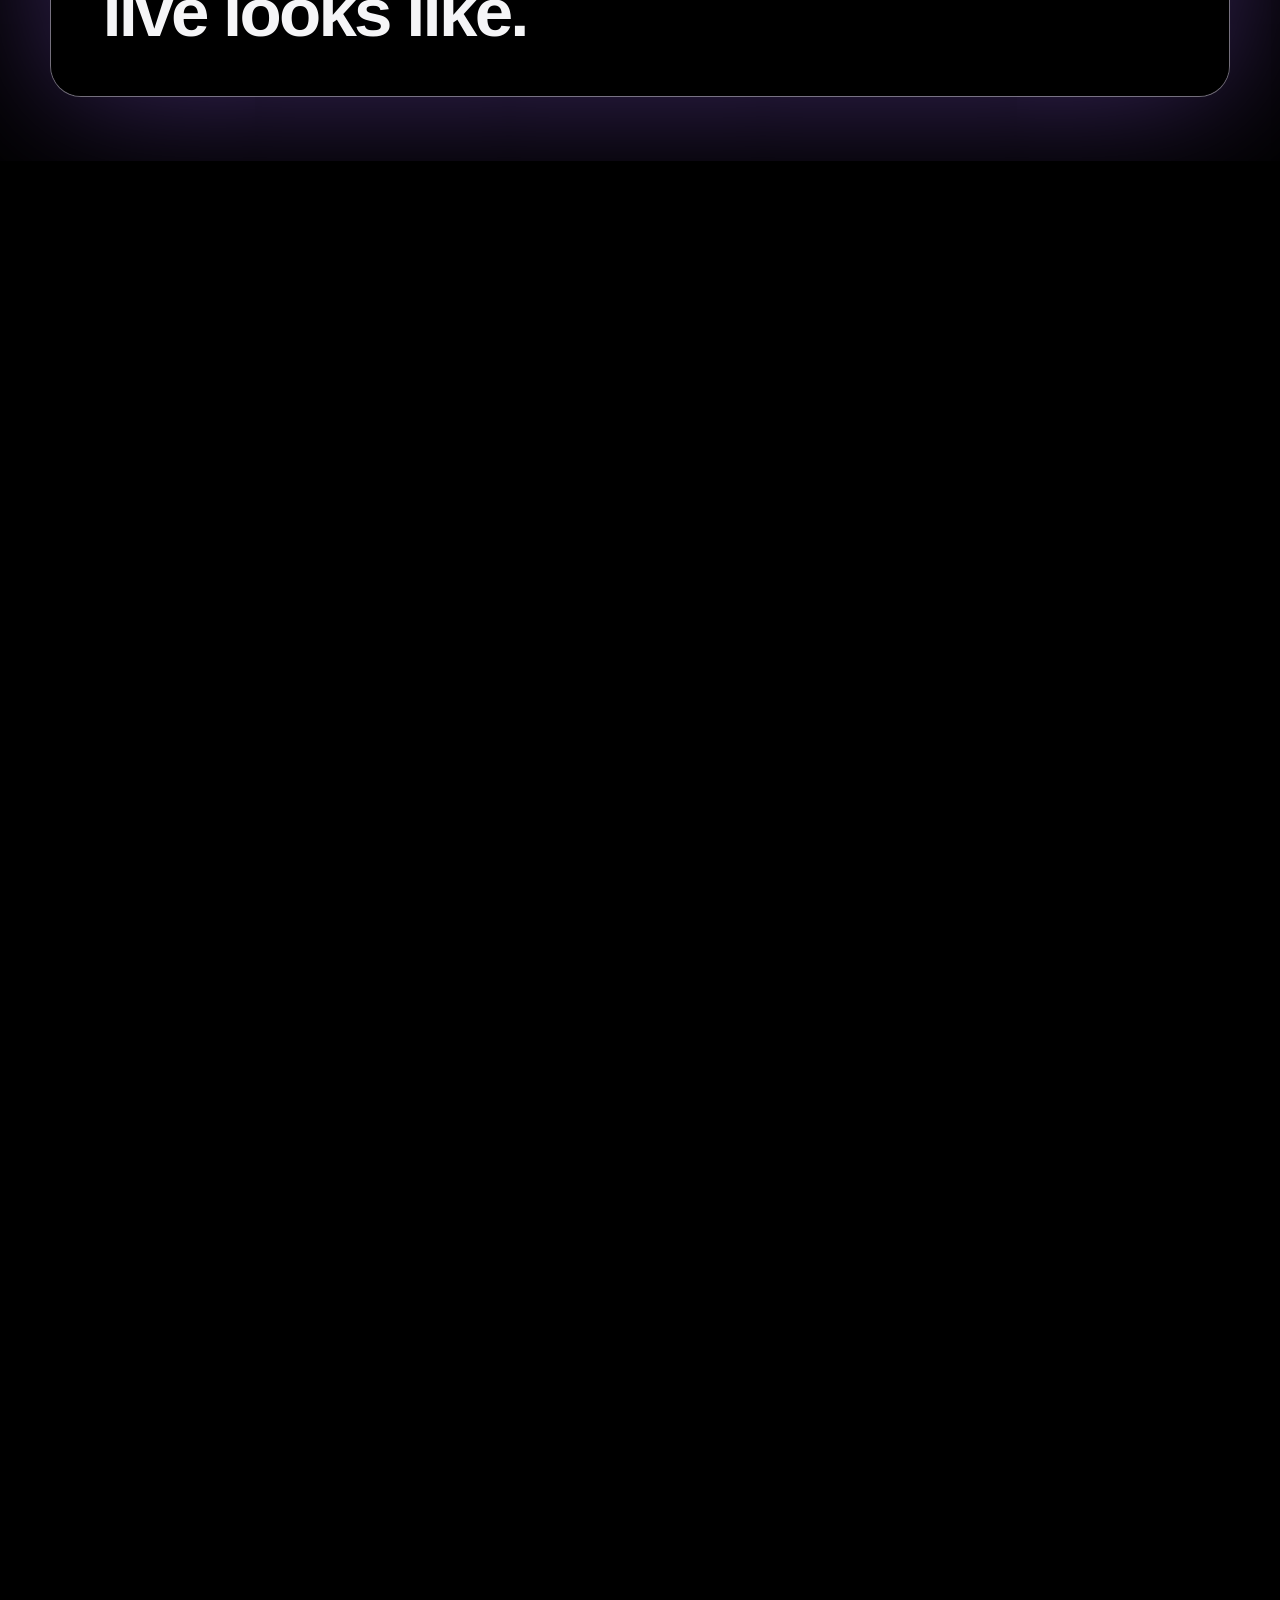
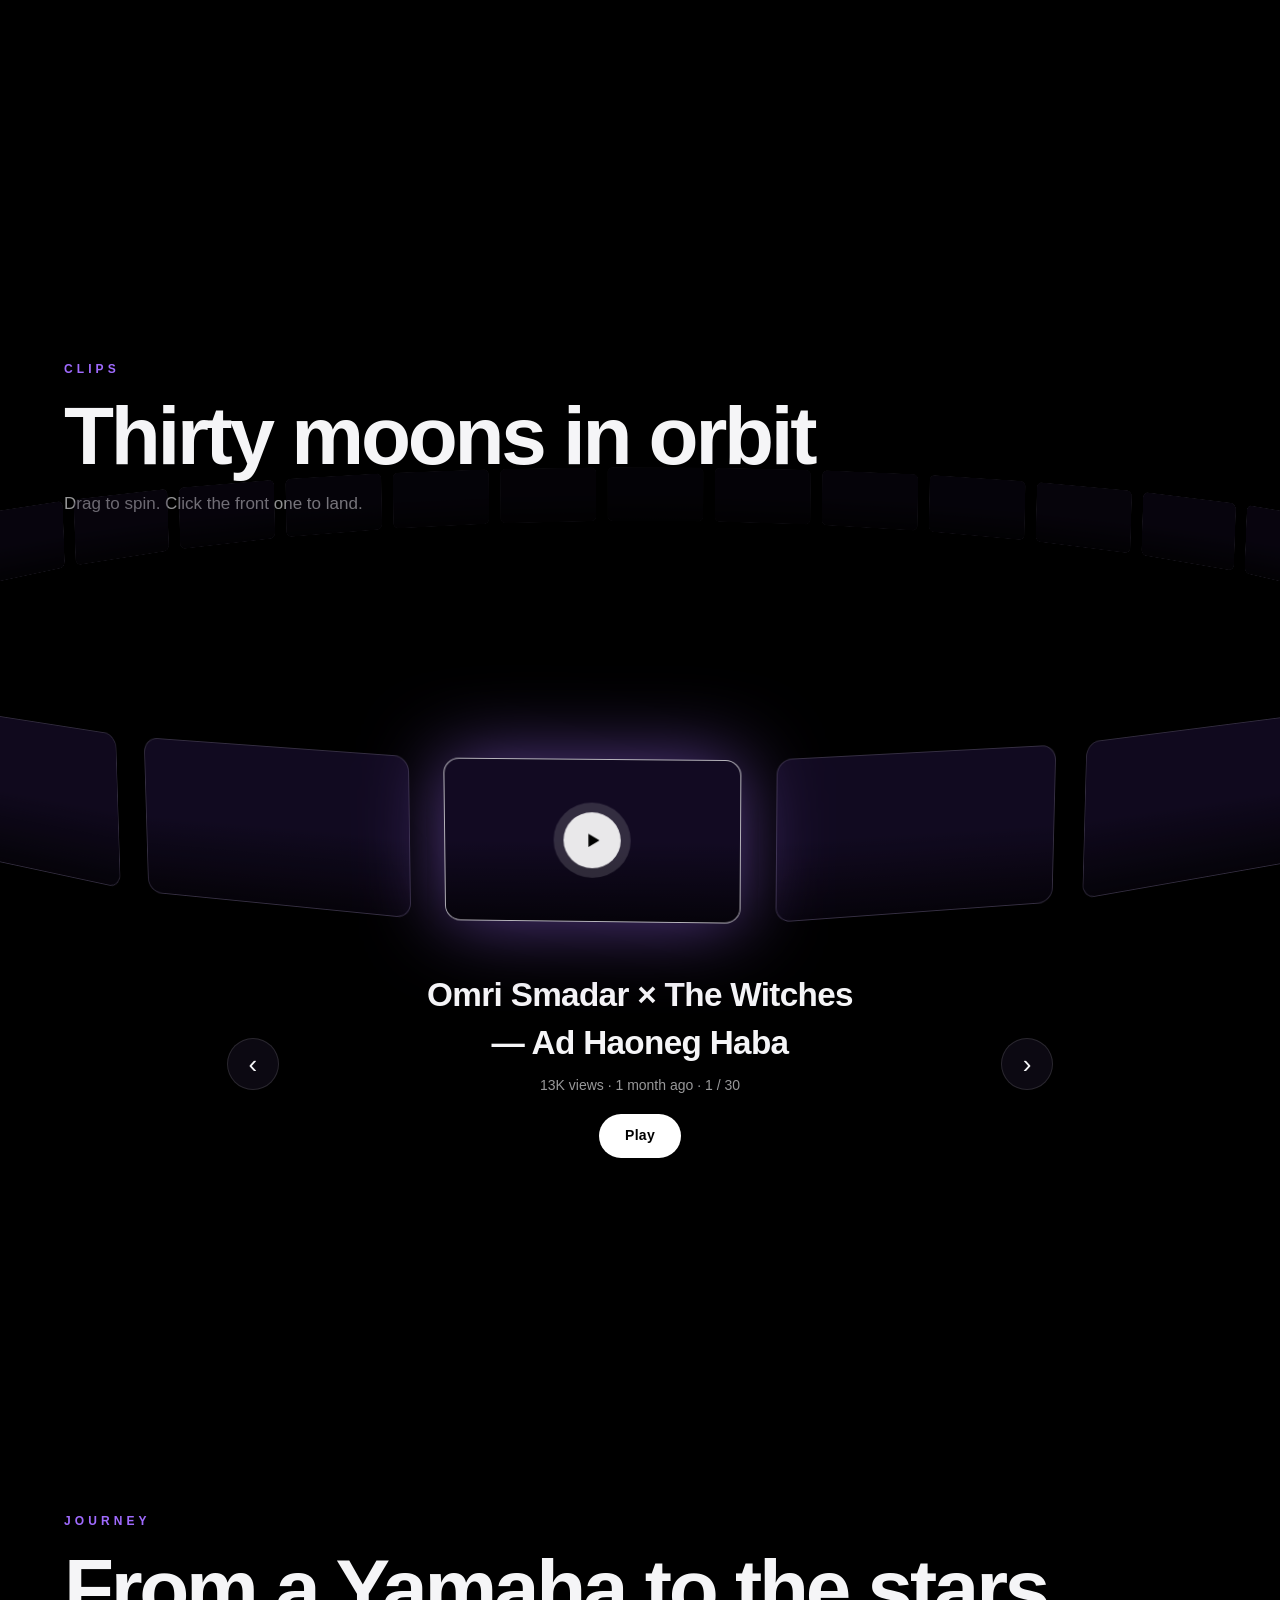
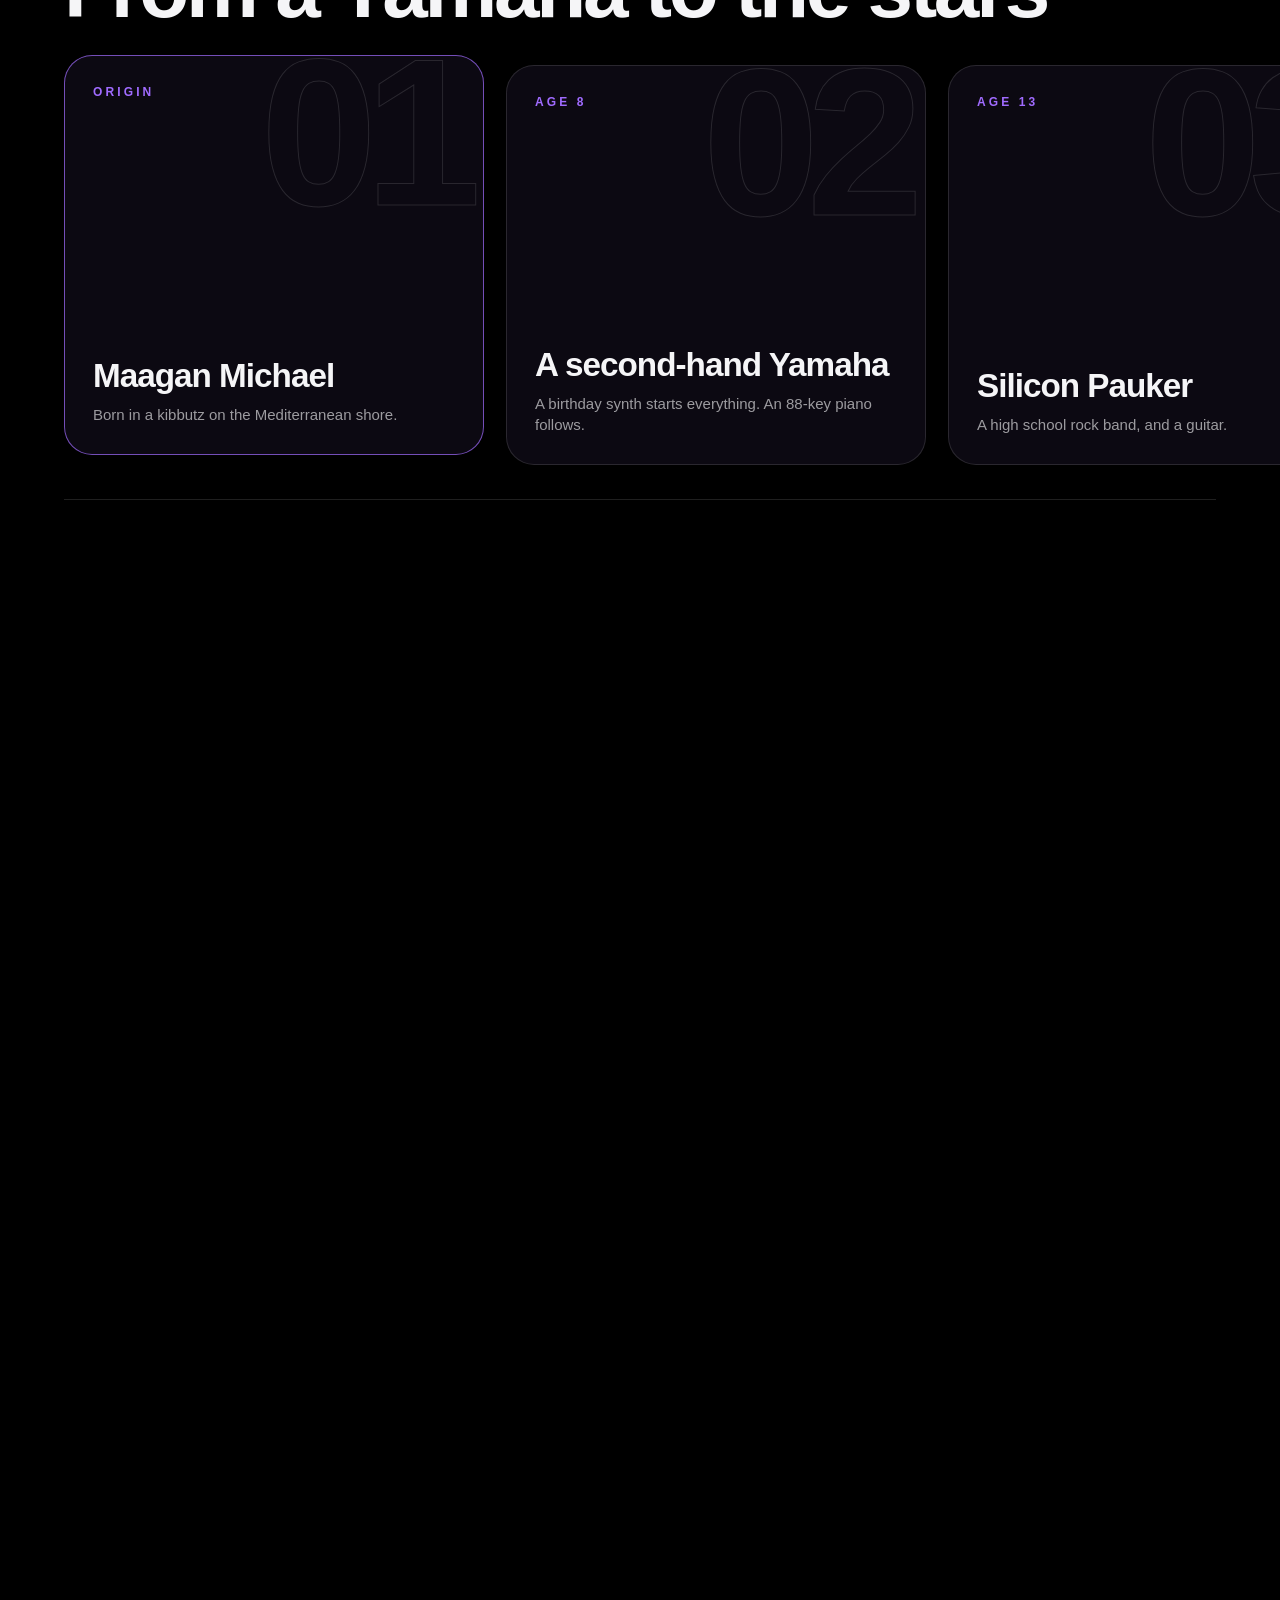
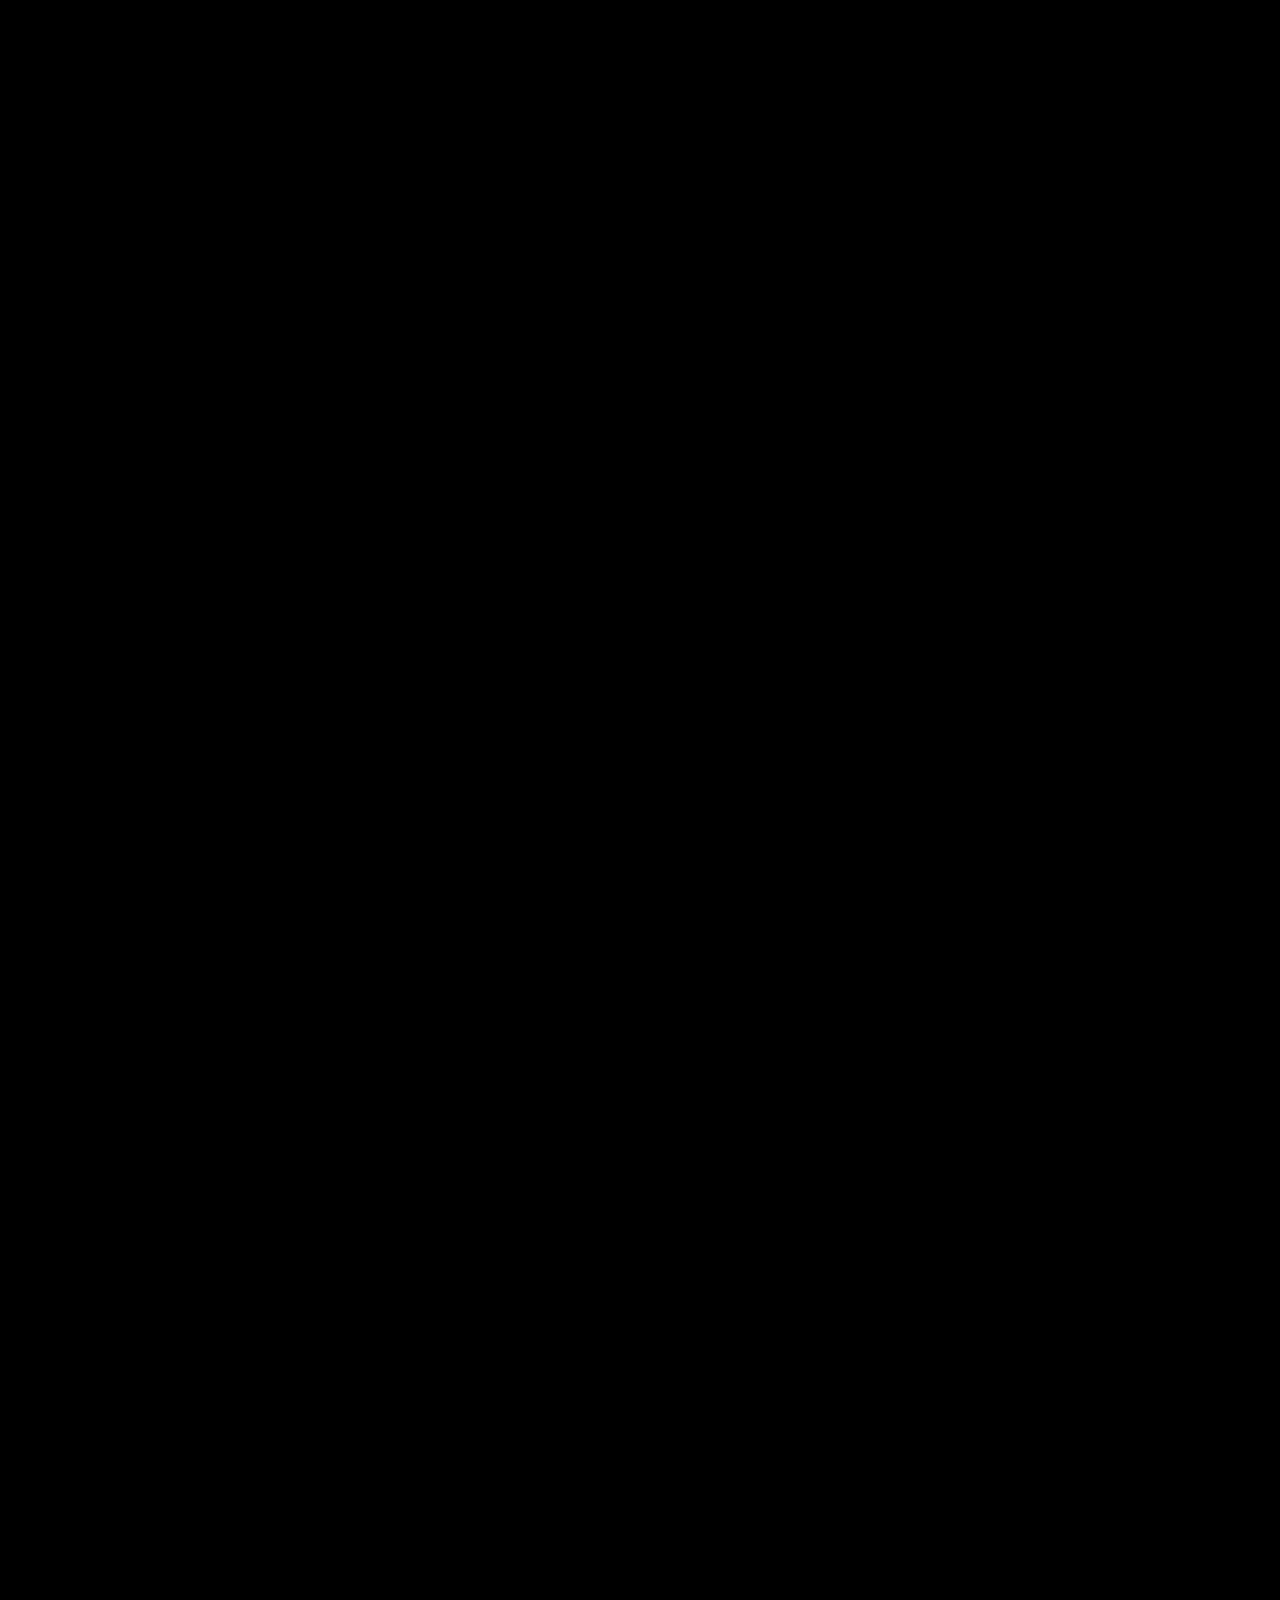
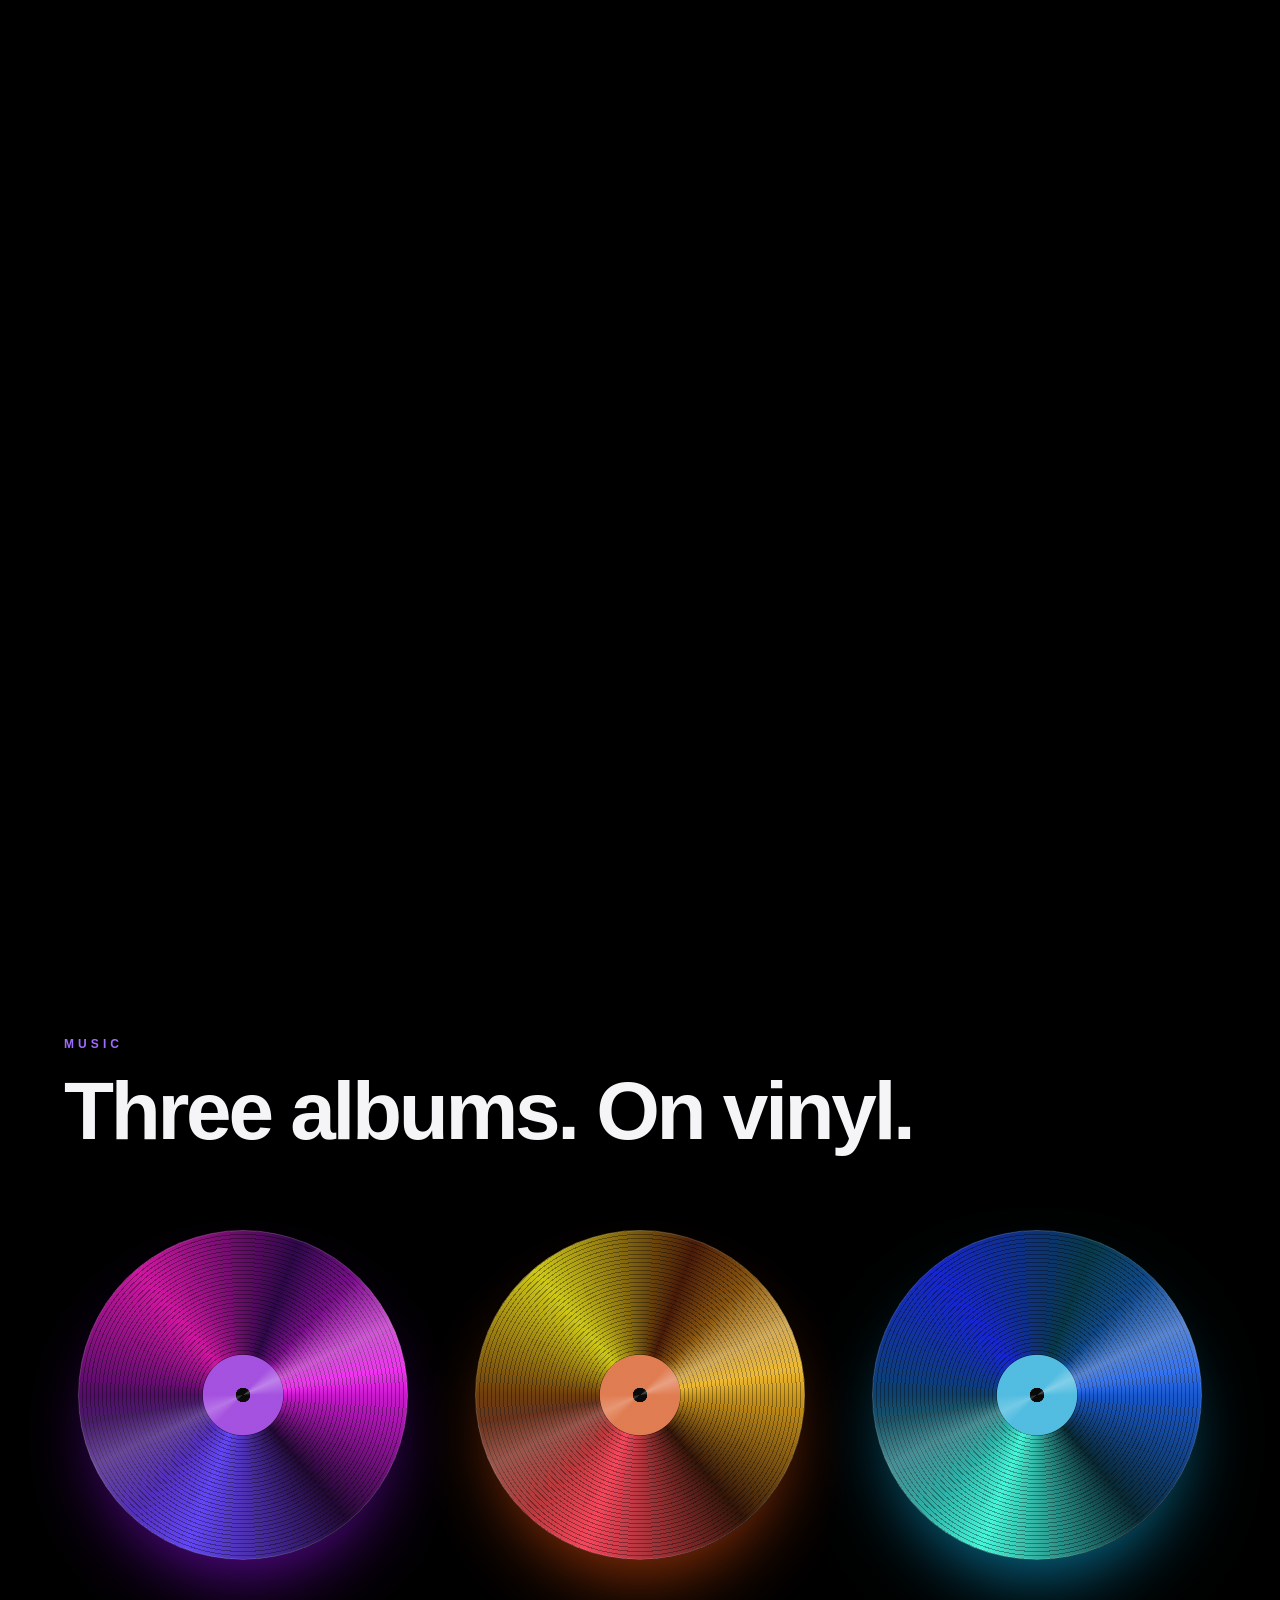
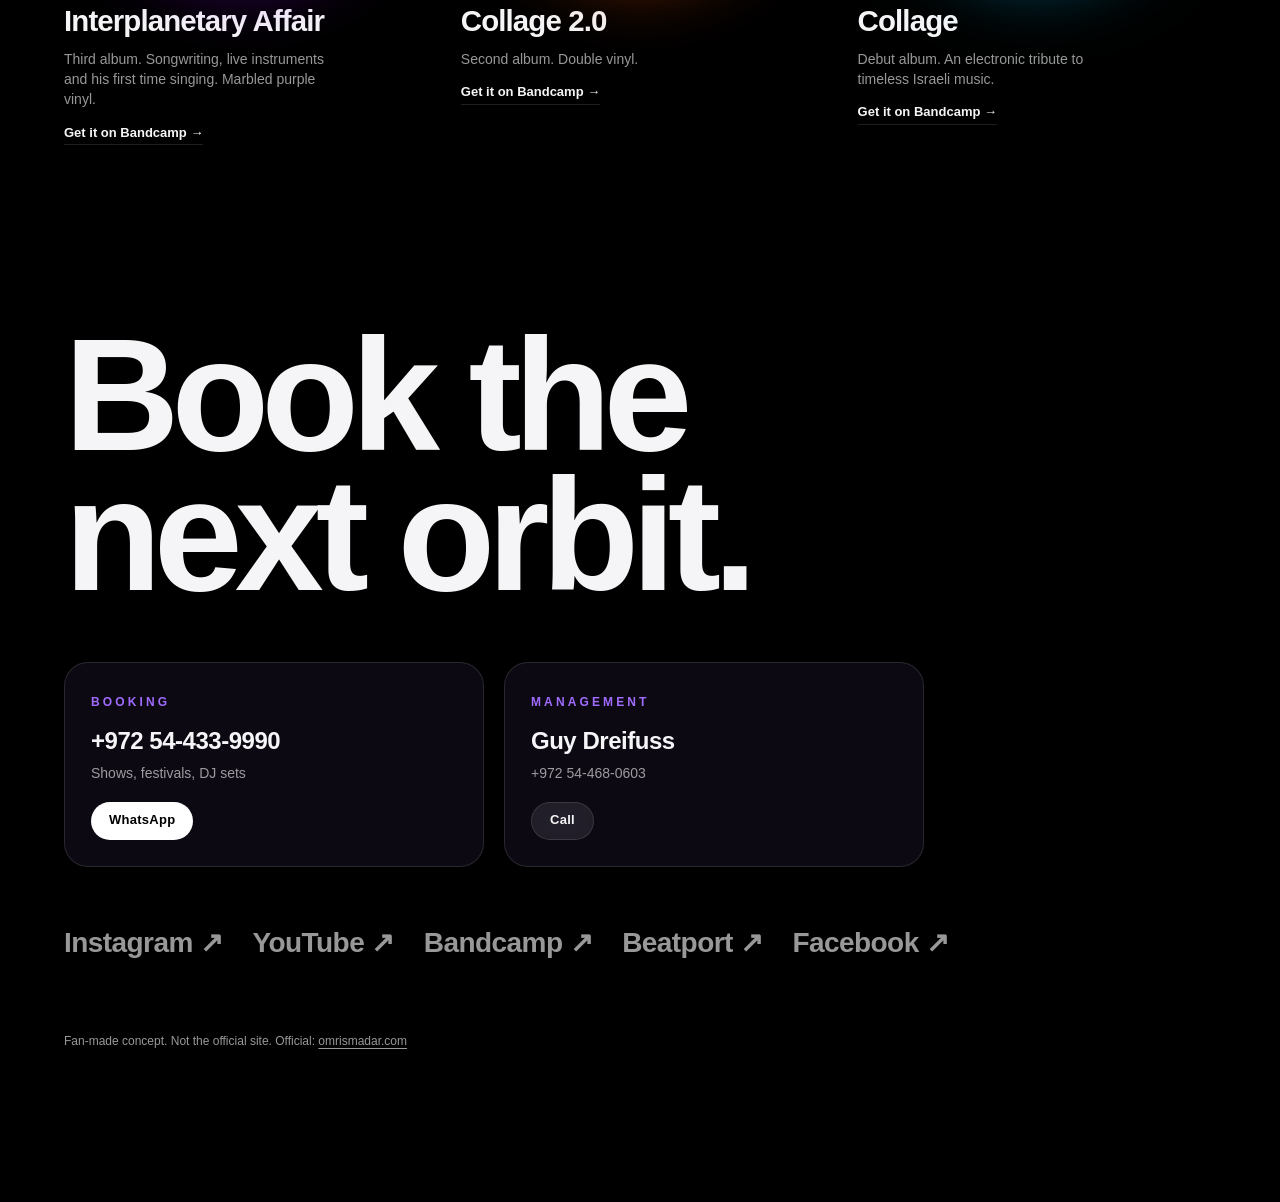
<file: mobile.html>
<!doctype html>
<html lang="en" class="m">
<head>
<meta charset="utf-8">
<meta name="viewport" content="width=device-width, initial-scale=1, viewport-fit=cover">
<title>Omri Smadar — Interplanetary Affair</title>
<meta name="description" content="Omri Smadar. Composer, producer, live electronic act.">
<meta name="theme-color" content="#000000">
<script>
// Desktop browsers go back to the full page. ?view=mobile forces this one.
(function () {
  var forced = /[?&]view=mobile/.test(location.search);
  var phone = /Android.+Mobile|iPhone|iPod|Windows Phone|webOS|BlackBerry|Opera Mini/i.test(navigator.userAgent) ||
    (matchMedia('(pointer: coarse)').matches && Math.min(screen.width, screen.height) < 600);
  if (!phone && !forced) location.replace('index.html' + location.hash);
})();
</script>
<link rel="stylesheet" href="styles.css">
</head>
<body class="locked">

<canvas id="space" aria-hidden="true"></canvas>
<div class="grain" aria-hidden="true"></div>

<!-- Hold-to-launch gate -->
<div id="gate">
  <p class="gate-name">Omri Smadar</p>
  <button id="launch" aria-label="Press and hold to launch with sound">
    <svg viewBox="0 0 120 120" aria-hidden="true">
      <circle class="ring-bg" cx="60" cy="60" r="54"/>
      <circle class="ring-fg" cx="60" cy="60" r="54"/>
    </svg>
    <span class="launch-core"></span>
  </button>
  <p class="gate-hint">Touch and hold</p>
  <p class="gate-sub">Sound on. This is a live experience.</p>
</div>

<header id="nav">
  <a class="brand" href="#top">Omri Smadar</a>
  <nav>
    <a href="#tour">Tour</a>
    <a href="#clips">Clips</a>
    <a href="#journey">Journey</a>
    <a href="#music">Music</a>
    <a href="#contact">Contact</a>
  </nav>
  <button class="ask-btn" id="askOpen"><span class="orb"></span>Ask AI</button>
</header>

<main id="top">
  <section class="hero">
    <p class="eyebrow reveal">Composer · Producer · Live electronic act</p>
    <div class="hero-stage">
      <div class="title-col">
      <div class="title-wrap">
        <h1 class="hero-title" aria-label="Omri Smadar">
          <span class="line" data-split>OMRI</span>
          <span class="line" data-split>SMADAR</span>
        </h1>
        <canvas id="titleVideo" aria-hidden="true"></canvas>
      </div>
      <div class="deck" id="deck" role="group" aria-label="Title light show">
        <button id="deckPrev" aria-label="Previous scenario">‹</button>
        <span class="deck-name"><em id="deckNum"></em><b id="deckName"></b></span>
        <button id="deckNext" aria-label="Next scenario">›</button>
        <button id="deckLock" class="deck-lock" aria-pressed="false" title="Lock the current scenario or let them cycle">Auto</button>
      </div>
      </div>
      <div class="rig" id="rig" role="group" aria-label="Sound rig">
        <div class="tp">
          <button id="tpPlay" aria-pressed="false" aria-label="Start or stop the track"></button>
          <span class="tp-title" id="ttTitle">Track</span>
          <button id="rackAdd" class="tp-add" aria-haspopup="true" aria-expanded="false">+ Gear</button>
          <div class="rack-menu" id="rackMenu" hidden></div>
        </div>
        <div class="rig-row">
        <div class="mx">
          <div class="mx-lcd"><b id="mxBpm">---.-</b><span>BPM</span><em id="mxInfo">press start</em></div>
          <div class="mx-eq">
            <div class="mx-knobs">
              <div class="mx-k"><div class="knob mk" data-m="hi" role="slider" tabindex="0" aria-label="Treble" aria-valuemin="0" aria-valuemax="100"><i></i></div><label>HI</label></div>
              <div class="mx-k"><div class="knob mk" data-m="mid" role="slider" tabindex="0" aria-label="Mid" aria-valuemin="0" aria-valuemax="100"><i></i></div><label>MID</label></div>
              <div class="mx-k"><div class="knob mk" data-m="low" role="slider" tabindex="0" aria-label="Bass" aria-valuemin="0" aria-valuemax="100"><i></i></div><label>LOW</label></div>
            </div>
            <div class="mx-meter" id="mxMeter" aria-hidden="true"><i></i><i></i><i></i><i></i><i></i><i></i><i></i><i></i><i></i><i></i><i></i><i></i></div>
          </div>
          <div class="mx-fx">
            <div class="mx-sel"><button id="mxPrev" aria-label="Previous effect">‹</button><span id="mxName">Flanger</span><button id="mxNext" aria-label="Next effect">›</button></div>
            <div class="mx-opts" id="mxOpts" role="group" aria-label="Effect option"><button></button><button></button><button></button><button></button></div>
            <div class="mx-go">
              <button id="mxFx" aria-pressed="false">Off</button>
              <div class="mx-k"><div class="knob mk small" data-m="fx" role="slider" tabindex="0" aria-label="Effect depth" aria-valuemin="0" aria-valuemax="100"><i></i></div><label>DEPTH</label></div>
            </div>
          </div>
          <input type="range" class="mx-vol" id="mxVol" min="0" max="100" value="85" aria-label="Master volume">
        </div>
        <div class="bs" id="bs" data-mod="bs">
          <div class="bs-top">
            <div class="bs-type">
              <ul id="bsTypes" aria-label="Reverb machine"></ul>
              <div class="bs-k"><div class="knob bk enc" id="bsType" role="slider" tabindex="0" aria-label="Reverb type"><i></i></div><label>Type</label></div>
            </div>
            <div class="bs-main">
              <div class="bs-row1">
                <div class="bs-lcd" id="bsLcd" aria-live="off">00B HALL</div>
                <div class="bs-k"><div class="knob bk enc" id="bsValue" role="slider" tabindex="0" aria-label="Preset bank"><i></i></div><label>Value</label></div>
              </div>
              <div class="bs-knobs">
                <div class="bs-k"><div class="knob bk" data-b="decay" role="slider" tabindex="0" aria-label="Decay" aria-valuemin="0" aria-valuemax="100"><i></i></div><label>Decay</label></div><div class="bs-k"><div class="knob bk" data-b="pre" role="slider" tabindex="0" aria-label="Pre-Delay" aria-valuemin="0" aria-valuemax="100"><i></i></div><label>Pre-Delay</label></div><div class="bs-k"><div class="knob bk" data-b="mix" role="slider" tabindex="0" aria-label="Mix" aria-valuemin="0" aria-valuemax="100"><i></i></div><label>Mix</label></div><div class="bs-k"><div class="knob bk" data-b="tone" role="slider" tabindex="0" aria-label="Tone" aria-valuemin="0" aria-valuemax="100"><i></i></div><label>Tone</label></div><div class="bs-k"><div class="knob bk" data-b="p1" role="slider" tabindex="0" aria-label="Param 1" aria-valuemin="0" aria-valuemax="100"><i></i></div><label>Param 1</label></div><div class="bs-k"><div class="knob bk" data-b="p2" role="slider" tabindex="0" aria-label="Param 2" aria-valuemin="0" aria-valuemax="100"><i></i></div><label>Param 2</label></div><div class="bs-k"><div class="knob bk" data-b="mod" role="slider" tabindex="0" aria-label="Mod" aria-valuemin="0" aria-valuemax="100"><i></i></div><label>Mod</label></div>
              </div>
            </div>
          </div>
          <div class="bs-foot">
            <span class="bs-logo">os<b>sky</b><em>multidimensional reverberator</em></span>
            <div class="fs"><button id="bsA" aria-label="Preset A"></button><b>A</b></div><div class="fs"><button id="bsB" aria-label="Preset B"></button><b>B</b></div><div class="fs"><button id="bsC" aria-label="Preset C"></button><b>C</b></div>
            <span class="bs-hint">hold a switch<br>to freeze</span>
          </div>
        </div>
        </div>
        <div class="pd" data-mod="pd">
          <div class="pd-top"><span class="pd-logo">OMRI<b>6</b></span><span class="pd-name"><b>OS4</b> MkII</span></div>
          <div class="pd-panel">
            <div class="pd-sel">
              <div class="pd-labels" id="pdLabels"></div>
              <div class="knob sel" id="pdSel" role="slider" tabindex="0" aria-label="Delay model"><i></i></div>
              <button class="pd-alt" id="pdAlt" aria-pressed="true" aria-label="Switch between new and legacy models"></button>
              <span class="pd-altl">ALT<b>LEGACY</b></span>
            </div>
            <div class="pd-k"><div class="knob" data-k="time" role="slider" tabindex="0" aria-label="Delay time or subdivision" aria-valuemin="0" aria-valuemax="100"><i></i></div><label>TIME<span>/SUBDIV</span></label></div>
            <div class="pd-k"><div class="knob" data-k="repeats" role="slider" tabindex="0" aria-label="Repeats" aria-valuemin="0" aria-valuemax="100"><i></i></div><label>REPEATS</label></div>
            <div class="pd-k"><div class="knob" data-k="tweak" role="slider" tabindex="0" aria-label="Tweak" aria-valuemin="0" aria-valuemax="100"><i></i></div><label>TWEAK</label></div>
            <div class="pd-k"><div class="knob" data-k="tweez" role="slider" tabindex="0" aria-label="Tweez" aria-valuemin="0" aria-valuemax="100"><i></i></div><label>TWEEZ</label></div>
            <div class="pd-k"><div class="knob" data-k="mix" role="slider" tabindex="0" aria-label="Mix" aria-valuemin="0" aria-valuemax="100"><i></i></div><label>MIX</label></div>
          </div>
          <div class="pd-foot">
            <div class="fs"><b>A</b><button id="fsA" aria-label="Footswitch A"></button><span>● / DUB</span></div>
            <div class="fs"><b>B</b><button id="fsB" aria-label="Footswitch B"></button><span>▶ / ■</span></div>
            <div class="fs"><b>C</b><button id="fsC" aria-label="Footswitch C"></button><span>▶ ONCE</span></div>
            <div class="fs"><b>TAP</b><button id="fsTAP" aria-label="Footswitch TAP"></button><span>½ / ←</span></div>
          </div>
        </div>
        <p class="rig-note" id="pdRead"></p>
        <div class="ms" id="ms" data-mod="ms">
          <div class="ms-head"><span class="ms-read" id="msRead"></span><span class="ms-brand">Analog Synthesizer <b>OS-101</b></span></div>
          <div class="ms-panel">
            <div class="ms-g"><h6>LFO</h6><div class="ms-f"><label class="fd"><input type="range" min="0" max="100" value="45" data-f="lfo" aria-label="Rate"><span>Rate</span></label></div></div>
            <div class="ms-g"><h6>VCO</h6><div class="ms-f"><label class="fd"><input type="range" min="0" max="100" value="0" data-f="vmod" aria-label="Mod"><span>Mod</span></label><label class="fd"><input type="range" min="0" max="100" value="0" data-f="port" aria-label="Glide"><span>Glide</span></label></div></div>
            <div class="ms-g"><h6>Source Mixer</h6><div class="ms-f"><label class="fd"><input type="range" min="0" max="100" value="0" data-f="pulse" aria-label="Pulse"><span>Pulse</span></label><label class="fd"><input type="range" min="0" max="100" value="80" data-f="saw" aria-label="Saw"><span>Saw</span></label><label class="fd"><input type="range" min="0" max="100" value="40" data-f="sub" aria-label="Sub"><span>Sub</span></label><label class="fd"><input type="range" min="0" max="100" value="0" data-f="noise" aria-label="Noise"><span>Noise</span></label></div></div>
            <div class="ms-g"><h6>VCF</h6><div class="ms-f"><label class="fd"><input type="range" min="0" max="100" value="45" data-f="freq" aria-label="Freq"><span>Freq</span></label><label class="fd"><input type="range" min="0" max="100" value="50" data-f="res" aria-label="Res"><span>Res</span></label><label class="fd"><input type="range" min="0" max="100" value="55" data-f="env" aria-label="Env"><span>Env</span></label><label class="fd"><input type="range" min="0" max="100" value="0" data-f="fmod" aria-label="Mod"><span>Mod</span></label><label class="fd"><input type="range" min="0" max="100" value="50" data-f="kybd" aria-label="Kybd"><span>Kybd</span></label></div></div>
            <div class="ms-g"><h6>ENV</h6><div class="ms-f"><label class="fd"><input type="range" min="0" max="100" value="0" data-f="a" aria-label="A"><span>A</span></label><label class="fd"><input type="range" min="0" max="100" value="35" data-f="d" aria-label="D"><span>D</span></label><label class="fd"><input type="range" min="0" max="100" value="30" data-f="s" aria-label="S"><span>S</span></label><label class="fd"><input type="range" min="0" max="100" value="20" data-f="r" aria-label="R"><span>R</span></label></div></div>
            <div class="ms-g"><h6>VCA</h6><div class="ms-f"><label class="fd"><input type="range" min="0" max="100" value="60" data-f="vol" aria-label="Level"><span>Level</span></label></div></div>
          </div>
          <div class="ms-smart">
            <span class="ms-key"><b>SMART PLAYS</b><em id="msKey">start the track to analyse it</em></span>
            <div class="ms-plays" id="msPlays" role="group" aria-label="Ready-made plays in the song's key"></div>
          </div>
          <div class="ms-btns">
            <button id="msLoad">Load</button><button id="msRest">Rest</button><button id="msPlay" class="play">Play</button>
            <i></i>
            <button class="arp" data-a="3">Down</button><button class="arp" data-a="2">U&amp;D</button><button class="arp" data-a="1">Up</button><button id="msHold">Hold</button>
            <i></i>
            <button class="oct" data-o="-1">L</button><button class="oct on" data-o="0">M</button><button class="oct" data-o="1">H</button>
          </div>
          <div class="ms-bottom">
            <div class="ms-bend"><input type="range" id="msBend" min="-100" max="100" value="0" aria-label="Pitch bender"><span>Bender</span></div>
            <div class="ms-keys" id="msKeys" role="group" aria-label="Keyboard"></div>
          </div>
        </div>
        <div class="td" id="td" data-mod="td">
          <div class="td-head">
            <span class="td-brand"><b>OS-3-MO</b> Analog Bass Line Synthesizer</span>
            <span class="td-wave" role="group" aria-label="Waveform"><button id="tdSaw" class="on" aria-label="Sawtooth">◿</button><button id="tdSqr" aria-label="Square">⊓</button></span>
          </div>
          <div class="td-row big">
            <div class="td-k"><div class="knob sk" data-s="tune" role="slider" tabindex="0" aria-label="Tuning" aria-valuemin="0" aria-valuemax="100"><i></i></div><label>Tuning</label></div><div class="td-k"><div class="knob sk" data-s="cutoff" role="slider" tabindex="0" aria-label="Cutoff" aria-valuemin="0" aria-valuemax="100"><i></i></div><label>Cutoff</label></div><div class="td-k"><div class="knob sk" data-s="reso" role="slider" tabindex="0" aria-label="Resonance" aria-valuemin="0" aria-valuemax="100"><i></i></div><label>Resonance</label></div><div class="td-k"><div class="knob sk" data-s="env" role="slider" tabindex="0" aria-label="Env Mod" aria-valuemin="0" aria-valuemax="100"><i></i></div><label>Env Mod</label></div><div class="td-k"><div class="knob sk" data-s="decay" role="slider" tabindex="0" aria-label="Decay" aria-valuemin="0" aria-valuemax="100"><i></i></div><label>Decay</label></div><div class="td-k"><div class="knob sk" data-s="accent" role="slider" tabindex="0" aria-label="Accent" aria-valuemin="0" aria-valuemax="100"><i></i></div><label>Accent</label></div>
          </div>
          <div class="td-row mo">
            <span class="td-tag">MO</span>
            <div class="td-k s"><div class="knob sk" data-s="sub" role="slider" tabindex="0" aria-label="Sub Osc" aria-valuemin="0" aria-valuemax="100"><i></i></div><label>Sub Osc</label></div><div class="td-k s"><div class="knob sk" data-s="slide" role="slider" tabindex="0" aria-label="Slide Time" aria-valuemin="0" aria-valuemax="100"><i></i></div><label>Slide Time</label></div><div class="td-k s"><div class="knob sk" data-s="attack" role="slider" tabindex="0" aria-label="Soft Attack" aria-valuemin="0" aria-valuemax="100"><i></i></div><label>Soft Attack</label></div><div class="td-k s"><div class="knob sk" data-s="adecay" role="slider" tabindex="0" aria-label="Accent Decay" aria-valuemin="0" aria-valuemax="100"><i></i></div><label>Accent Decay</label></div><div class="td-k s"><div class="knob sk" data-s="fm" role="slider" tabindex="0" aria-label="Filter FM" aria-valuemin="0" aria-valuemax="100"><i></i></div><label>Filter FM</label></div><div class="td-k s"><div class="knob sk" data-s="muff" role="slider" tabindex="0" aria-label="Muffler" aria-valuemin="0" aria-valuemax="100"><i></i></div><label>Muffler</label></div><div class="td-k s"><div class="knob sk" data-s="drive" role="slider" tabindex="0" aria-label="Overdrive" aria-valuemin="0" aria-valuemax="100"><i></i></div><label>Overdrive</label></div><div class="td-k s"><div class="knob sk" data-s="vol" role="slider" tabindex="0" aria-label="Volume" aria-valuemin="0" aria-valuemax="100"><i></i></div><label>Volume</label></div>
          </div>
          <div class="td-steps" id="tdSteps" role="group" aria-label="Sequencer steps"></div>
          <div class="td-ctl">
            <div class="td-btns">
              <button id="tdRun" class="run" aria-pressed="false">Run<br>Stop</button>
              <button class="pt on" data-p="0">1</button><button class="pt" data-p="1">2</button><button class="pt" data-p="2">3</button><button class="pt" data-p="3">4</button>
              <button id="tdRnd" title="Random pattern">Rnd</button><button id="tdClr" title="Clear pattern">Clr</button>
            </div>
            <div class="td-keys" id="tdKeys" role="group" aria-label="Note for the selected step"><button class="wk" data-n="0">C</button><button class="bk" data-n="1">C#</button><button class="wk" data-n="2">D</button><button class="bk" data-n="3">D#</button><button class="wk" data-n="4">E</button><button class="wk" data-n="5">F</button><button class="bk" data-n="6">F#</button><button class="wk" data-n="7">G</button><button class="bk" data-n="8">G#</button><button class="wk" data-n="9">A</button><button class="bk" data-n="10">A#</button><button class="wk" data-n="11">B</button><button class="wk" data-n="12">C</button></div>
            <div class="td-btns">
              <button id="tdDown" class="tg">Down</button><button id="tdUp" class="tg">Up</button><button id="tdAcc" class="tg">Accent</button><button id="tdSlide" class="tg">Slide</button><button id="tdRest" class="tg">Rest</button>
            </div>
          </div>
          <p class="td-read" id="tdRead"></p>
        </div>
      </div>
    </div>
    <p class="hero-sub reveal">Interplanetary Affair. From a kibbutz on the Mediterranean to sunrise at Masada.</p>
    <div class="hero-cta reveal">
      <a class="btn solid" href="#tour">See him live</a>
      <a class="btn ghost" href="#clips">Watch the clips</a>
    </div>
    <div class="scroll-cue" aria-hidden="true"><span></span></div>
  </section>

  <section class="stats" aria-label="In numbers">
    <div class="stat reveal"><b data-count="713" data-suffix="K">0</b><span>views, Lose Your Soul live at Shuni</span></div>
    <div class="stat reveal"><b data-count="475" data-suffix="K">0</b><span>views, sunrise at Masada</span></div>
    <div class="stat reveal"><b data-count="7">0</b><span>cities, Euro Tour 2026</span></div>
    <div class="stat reveal"><b data-count="3">0</b><span>albums</span></div>
  </section>

  <section id="tour" class="section">
    <header class="section-head">
      <p class="eyebrow reveal">Live</p>
      <h2 class="reveal">Upcoming shows</h2>
      <p class="live-tag" id="tourLive" hidden><i></i>Live from omrismadar.com</p>
    </header>
    <ol class="tour-list" id="tourList"></ol>
    <div class="marquee" aria-label="Euro Tour 2026, completed"><div class="marquee-track" id="euroMarquee"></div></div>
  </section>

  <section class="portal" id="portal" aria-label="Live footage">
    <div class="portal-sticky">
      <div class="portal-frame" id="portalFrame">
        <video id="liveVideo" src="https://omri-vids.b-cdn.net/OMRI%20WEBSITE%20VIDEO.mp4" muted loop playsinline preload="metadata" crossorigin="anonymous"></video>
      </div>
      <div class="portal-caption" id="portalCaption">
        <p class="eyebrow">On stage</p>
        <h2>This is what<br>live looks like.</h2>
      </div>
    </div>
  </section>

  <section id="clips" class="section clips">
    <header class="section-head">
      <p class="eyebrow reveal">Clips</p>
      <h2 class="reveal">Thirty moons in orbit</h2>
      <p class="lede reveal">Swipe to spin. Tap the front one to land.</p>
    </header>
    <div class="orbit-stage" id="orbitStage">
      <div class="orbit-ring" id="orbitRing"></div>
    </div>
    <div class="orbit-info">
      <button class="orbit-arrow" id="orbitPrev" aria-label="Previous clip">‹</button>
      <div class="orbit-meta">
        <h3 id="orbitTitle" dir="auto"></h3>
        <p id="orbitSub"></p>
        <button class="btn solid" id="orbitPlay">Play</button>
      </div>
      <button class="orbit-arrow" id="orbitNext" aria-label="Next clip">›</button>
    </div>
  </section>

  <section id="journey" class="journey">
    <div class="journey-sticky">
      <header class="section-head">
        <p class="eyebrow">Journey</p>
        <h2>From a Yamaha to the stars</h2>
      </header>
      <div class="journey-track" id="journeyTrack"></div>
      <div class="journey-bar"><i id="journeyBar"></i></div>
    </div>
  </section>

  <section id="music" class="section">
    <header class="section-head">
      <p class="eyebrow reveal">Music</p>
      <h2 class="reveal">Three albums. On vinyl.</h2>
    </header>
    <div class="vinyls" id="vinyls"></div>
  </section>

  <section id="contact" class="section contact">
    <h2 class="giant reveal">Book the<br>next orbit.</h2>
    <div class="contact-grid" id="contactGrid"></div>
    <div class="socials" id="socials"></div>
    <p class="fine">Fan-made concept. Not the official site. Official: <a href="https://omrismadar.com/" target="_blank" rel="noopener">omrismadar.com</a></p>
  </section>
</main>

<!-- Mini now-playing pill, shown once the deck has scrolled out of view -->
<button id="sound" class="sound" aria-pressed="false" aria-label="Start or stop the track">
  <span class="eq"><i></i><i></i><i></i><i></i></span>
  <span class="sound-text"><b data-track-title>Deck</b><em data-track-bpm></em></span>
</button>

<!-- Clip player -->
<div id="modal" class="modal" hidden>
  <div class="modal-glow" id="modalGlow"></div>
  <button class="modal-close" id="modalClose" aria-label="Close player">×</button>
  <div class="modal-frame" id="modalFrame"></div>
  <p class="modal-title" id="modalTitle" dir="auto"></p>
</div>

<!-- AI agent -->
<aside id="agent" class="agent" aria-label="Ask about Omri Smadar" aria-hidden="true">
  <header class="agent-head">
    <span class="orb big"></span>
    <div>
      <b>Ask about Omri</b>
      <em id="agentStatus">Starting…</em>
    </div>
    <button id="traceOpen" class="trace-btn" title="Under the hood" aria-label="View log">{ }</button>
    <button id="agentClear" title="New chat" aria-label="New chat">↺</button>
    <button id="agentClose" aria-label="Close">×</button>
  </header>
  <div class="agent-log" id="agentLog" aria-live="polite"></div>
  <div class="agent-chips" id="agentChips"></div>
  <form class="agent-form" id="agentForm">
    <input id="agentInput" dir="auto" autocomplete="off" placeholder="Tour dates, tracks, his story…" aria-label="Your question">
    <button aria-label="Send">↑</button>
  </form>
  <p class="agent-foot" id="agentFoot"></p>
</aside>

<!-- Under-the-hood log -->
<aside id="trace" class="trace" aria-label="Agent log" aria-hidden="true">
  <header class="trace-head">
    <span class="trace-dots"><i></i><i></i><i></i></span>
    <b>under the hood</b>
    <button id="traceClear" title="Clear log">clear</button>
    <button id="traceClose" aria-label="Close log">×</button>
  </header>
  <div class="trace-stats" id="traceStats"></div>
  <div class="trace-body" id="traceBody"></div>
</aside>

<script src="data.js"></script>
<script src="space.js"></script>
<script src="deck.js"></script>
<script src="app.js"></script>
<script src="agent.js"></script>
</body>
</html>
</file>
<file: styles.css>
:root {
  --bg: #000;
  --fg: #f5f5f7;
  --dim: rgba(245, 245, 247, .62);
  --faint: rgba(245, 245, 247, .14);
  --glass: rgba(22, 18, 34, .55);
  --line: rgba(255, 255, 255, .12);
  --violet: #a06bff;
  --violet-2: #6a3df0;
  --gold: #ffb066;
  --ease: cubic-bezier(.16, 1, .3, 1);
  --pad: clamp(20px, 5vw, 72px);
  --font: -apple-system, BlinkMacSystemFont, "SF Pro Display", "Helvetica Neue", "Segoe UI", Arial, "Arial Hebrew", sans-serif;
}

* { box-sizing: border-box; margin: 0; padding: 0; }
html { scroll-behavior: smooth; -webkit-text-size-adjust: 100%; }
body {
  background: var(--bg); color: var(--fg); font-family: var(--font);
  -webkit-font-smoothing: antialiased; overflow-x: hidden; line-height: 1.45;
}
body.locked { overflow: hidden; height: 100vh; }
main { overflow-x: clip; }
a { color: inherit; text-decoration: none; }
button { font: inherit; color: inherit; background: none; border: 0; cursor: pointer; }
:focus-visible { outline: 2px solid var(--violet); outline-offset: 3px; border-radius: 6px; }

#space { position: fixed; inset: 0; width: 100%; height: 100%; z-index: -2; display: block; }
#space.fallback { background: radial-gradient(60% 60% at 70% 60%, #3a1a7a 0, #0a0418 55%, #000 100%); }
.grain {
  position: fixed; inset: 0; z-index: -1; pointer-events: none; opacity: .07; mix-blend-mode: overlay;
  background-image: url("data:image/svg+xml,%3Csvg xmlns='http://www.w3.org/2000/svg' width='160' height='160'%3E%3Cfilter id='n'%3E%3CfeTurbulence type='fractalNoise' baseFrequency='.9' numOctaves='2'/%3E%3C/filter%3E%3Crect width='100%25' height='100%25' filter='url(%23n)'/%3E%3C/svg%3E");
}

/* ---------- Gate ---------- */
#gate {
  position: fixed; inset: 0; z-index: 100; display: grid; place-content: center; justify-items: center; gap: 28px;
  background: radial-gradient(50% 50% at 50% 50%, rgba(40, 16, 90, .5), #000 75%);
  transition: opacity 1.2s var(--ease), visibility 0s 1.2s; text-align: center; padding: 24px;
  touch-action: none; user-select: none; -webkit-user-select: none;
}
#gate.gone { opacity: 0; visibility: hidden; pointer-events: none; }
.gate-name { letter-spacing: .6em; text-indent: .6em; text-transform: uppercase; font-size: 13px; color: var(--dim); }
#launch { position: relative; width: 148px; height: 148px; border-radius: 50%; -webkit-tap-highlight-color: transparent; touch-action: none; }
#launch svg { position: absolute; inset: 0; transform: rotate(-90deg); }
#launch circle { fill: none; stroke-width: 1.5; }
.ring-bg { stroke: var(--faint); }
.ring-fg { stroke: #fff; stroke-dasharray: 339.3; stroke-dashoffset: calc(339.3 * (1 - var(--p, 0))); stroke-linecap: round; filter: drop-shadow(0 0 6px var(--violet)); }
.launch-core {
  position: absolute; inset: 34px; border-radius: 50%;
  background: radial-gradient(circle at 35% 30%, #e9d8ff, var(--violet) 35%, #2a0d66 75%);
  box-shadow: 0 0 calc(30px + 90px * var(--p, 0)) calc(4px + 26px * var(--p, 0)) rgba(160, 107, 255, .65);
  transform: scale(calc(1 + .35 * var(--p, 0))); animation: breathe 2.6s ease-in-out infinite;
}
#launch.holding .launch-core { animation: shake .08s linear infinite; }
@keyframes breathe { 50% { filter: brightness(1.35); } }
@keyframes shake { 50% { translate: calc(2px * var(--p, 0)) calc(-2px * var(--p, 0)); } }
.gate-hint { font-size: 15px; letter-spacing: .28em; text-indent: .28em; text-transform: uppercase; }
.gate-sub { font-size: 13px; color: var(--dim); }

/* ---------- Nav ---------- */
#nav {
  position: fixed; top: 0; left: 0; right: 0; z-index: 40; height: 56px; padding: 0 var(--pad);
  display: flex; align-items: center; justify-content: space-between; gap: 16px;
  background: linear-gradient(#000a, #0000); transition: transform .6s var(--ease), opacity .6s;
}
.locked #nav { opacity: 0; transform: translateY(-12px); pointer-events: none; }
.sound { opacity: 0; transform: translateY(12px); pointer-events: none; }
.launched.deck-away .sound { opacity: 1; transform: none; pointer-events: auto; }
.brand { font-size: 13px; letter-spacing: .42em; text-transform: uppercase; font-weight: 600; white-space: nowrap; }
#nav nav { display: flex; gap: 28px; font-size: 13px; color: var(--dim); }
#nav nav a { transition: color .3s; }
#nav nav a:hover { color: #fff; }
.ask-btn {
  display: flex; align-items: center; gap: 10px; font-size: 13px; font-weight: 500; padding: 8px 14px 8px 10px; border-radius: 999px;
  background: var(--glass); border: 1px solid var(--line); backdrop-filter: blur(20px) saturate(1.6); -webkit-backdrop-filter: blur(20px) saturate(1.6);
  transition: background .3s, transform .3s var(--ease); white-space: nowrap;
}
.ask-btn:hover { background: rgba(160, 107, 255, .28); transform: scale(1.04); }
.orb {
  width: 16px; height: 16px; border-radius: 50%; flex: none;
  background: conic-gradient(from 0deg, #a06bff, #5ac8fa, #ffb066, #ff5fa2, #a06bff);
  animation: spin 4s linear infinite; box-shadow: 0 0 12px rgba(160, 107, 255, .8);
}
.orb.big { width: 30px; height: 30px; }
@keyframes spin { to { rotate: 360deg; } }

/* ---------- Hero ---------- */
.hero { min-height: 100vh; min-height: 100svh; padding: 120px var(--pad) 90px; display: flex; flex-direction: column; justify-content: flex-end; position: relative; }
.eyebrow { font-size: 12px; letter-spacing: .34em; text-transform: uppercase; color: var(--violet); font-weight: 600; margin-bottom: 18px; }
.hero-title { font-size: clamp(56px, 16.4vw, 300px); font-weight: 700; line-height: .86; letter-spacing: -.045em; margin-left: -.04em; }
.hero-title .line { display: block; overflow: hidden; padding-bottom: .04em; white-space: nowrap; }
.hero-title .line:first-child { font-size: 1.5em; } /* OMRI is the big word */
.hero-title .ch { display: inline-block; transform: translateY(110%) rotate(8deg); transition: transform 1.3s var(--ease); transition-delay: calc(var(--i) * 55ms + 250ms); will-change: transform; }
.launched .hero-title .ch { transform: none; }
.hero-title .line:nth-child(2) .ch { color: transparent; background: linear-gradient(180deg, #fff 18%, #b68cff 70%, #6a3df0 115%); -webkit-background-clip: text; background-clip: text; }
.hero-title .line:nth-child(2) .ch { transition-delay: calc(var(--i) * 55ms + 520ms); }
.hero-sub { max-width: 34ch; font-size: clamp(17px, 1.6vw, 22px); color: var(--dim); margin-top: 28px; }
.hero-cta { display: flex; gap: 12px; margin-top: 30px; flex-wrap: wrap; }
.btn {
  display: inline-flex; align-items: center; justify-content: center; height: 44px; padding: 0 26px; border-radius: 999px; font-size: 14px; font-weight: 600;
  letter-spacing: .02em; transition: transform .4s var(--ease), background .3s, box-shadow .3s; white-space: nowrap;
}
.btn.solid { background: #fff; color: #000; }
.btn.solid:hover { box-shadow: 0 0 40px rgba(160, 107, 255, .8); }
.btn.ghost { background: rgba(255, 255, 255, .08); border: 1px solid var(--line); backdrop-filter: blur(14px); -webkit-backdrop-filter: blur(14px); }
.btn.ghost:hover { background: rgba(255, 255, 255, .16); }
.scroll-cue { position: absolute; right: var(--pad); bottom: 96px; width: 1px; height: 80px; background: var(--faint); overflow: hidden; }
.scroll-cue span { position: absolute; inset: 0; background: #fff; animation: cue 2s var(--ease) infinite; }
@keyframes cue { from { translate: 0 -100%; } to { translate: 0 100%; } }

/* title on the left, DJ rig on the right */
.hero-stage { display: flex; align-items: flex-start; justify-content: space-between; gap: 3vw; }
.title-col { flex: 1; min-width: 0; display: flex; flex-direction: column; }
@media (min-width: 1100px) { .hero-title { font-size: clamp(56px, 12.6vw, 250px); } }
@media (min-width: 1100px) { .title-col { padding-top: calc(3.7 * clamp(11px, .9vw, 15px)); } } /* skip the transport strip: the name lines up with the first row of gear */
@media (max-width: 1099px) { .hero-stage { flex-direction: column; align-items: flex-start; gap: 26px; } }

/* ---------- Sound rig: transport strip + delay pedal. Sized in em so the whole rig scales. ---------- */
.rig { position: relative; flex: none; display: flex; flex-direction: column; gap: .6em; width: 39em; font-size: clamp(11px, .9vw, 15px); opacity: 0; transform: translateY(20px); transition: opacity 1.2s var(--ease) 1.4s, transform 1.2s var(--ease) 1.4s; user-select: none; -webkit-user-select: none; }
.launched .rig { opacity: 1; transform: none; }
.rig button { font-family: inherit; }
.rig-note { font: 600 10.5px/1.4 ui-monospace, "SF Mono", Menlo, monospace; letter-spacing: .04em; color: var(--dim); text-align: center; min-height: 2.8em; }

.tp { display: flex; align-items: center; gap: .7em; padding: .4em .8em .4em .4em; border-radius: 999px; background: var(--glass); border: 1px solid var(--line); backdrop-filter: blur(20px) saturate(1.6); -webkit-backdrop-filter: blur(20px) saturate(1.6); }
#tpPlay { width: 2.3em; height: 2.3em; flex: none; border-radius: 50%; background: #fff; position: relative; transition: transform .3s var(--ease); }
#tpPlay:hover { transform: scale(1.08); }
#tpPlay::before { content: ""; position: absolute; left: 54%; top: 50%; translate: -50% -50%; border: solid transparent; border-width: .5em 0 .5em .8em; border-left-color: #000; }
#tpPlay[aria-pressed="true"]::before { left: 50%; width: .75em; height: .75em; border: 0; background: #000; border-radius: .1em; }
.tp-title { flex: 1; min-width: 0; font-size: .78em; color: var(--dim); white-space: nowrap; overflow: hidden; text-overflow: ellipsis; }
.rig-row { display: flex; gap: .6em; align-items: stretch; }

/* mixer channel */
.mx { width: 8.4em; flex: none; border-radius: .9em; padding: .6em; display: flex; flex-direction: column; gap: .5em; color: #c9ccd2;
  background: linear-gradient(160deg, #26272b, #0e0f11); box-shadow: inset 0 1px 0 rgba(255, 255, 255, .14), 0 2em 4em -1.5em #000; }
.mx-lcd { border-radius: .35em; padding: .3em .45em .35em; background: #120a00; box-shadow: inset 0 0 0 .06em #3a2600, inset 0 0 1em rgba(255, 140, 0, .18); color: #ffae1a; text-shadow: 0 0 .5em rgba(255, 150, 0, .8); display: grid; grid-template-columns: 1fr auto; align-items: baseline; }
.mx-lcd b { font: 700 1.45em ui-monospace, "SF Mono", Menlo, monospace; letter-spacing: -.02em; font-variant-numeric: tabular-nums; }
.mx-lcd span { font-size: .5em; font-weight: 700; letter-spacing: .1em; }
.mx-lcd em { grid-column: 1 / -1; font-style: normal; font-size: .46em; letter-spacing: .16em; text-transform: uppercase; opacity: .75; }
.mx-eq { flex: 1; display: flex; gap: .5em; min-height: 0; }
.mx-knobs { flex: 1; display: flex; flex-direction: column; justify-content: space-between; }
.mx-k { display: flex; align-items: center; gap: .45em; }
.mx-k label { font-size: .48em; font-weight: 700; letter-spacing: .12em; }
.knob.mk { width: 2.35em; height: 2.35em;
  background: radial-gradient(circle at 35% 28%, #5b5d63, #1b1c1f 62%); box-shadow: 0 .18em .4em rgba(0, 0, 0, .7), inset 0 0 0 .08em #000, 0 0 0 .14em #2f3035; }
.knob.mk.small { width: 1.9em; height: 1.9em; }
.knob.mk i { top: 8%; width: .18em; height: 38%; margin-left: -.09em; border-radius: .1em; background: #fff; transform-origin: 50% 110%; box-shadow: 0 0 .3em rgba(255, 255, 255, .6); }
.knob:focus-visible { outline-offset: 2px; }
.mx-meter { width: .6em; display: flex; flex-direction: column-reverse; gap: .12em; padding: .1em 0; }
.mx-meter i { flex: 1; border-radius: .08em; background: #1f2a22; }
.mx-meter i:nth-child(n+9) { background: #2a2718; } .mx-meter i:nth-child(n+11) { background: #2e1a1a; }
.mx-meter i.on { background: #30d158; box-shadow: 0 0 .4em #30d158; }
.mx-meter i.on:nth-child(n+9) { background: #ffd60a; box-shadow: 0 0 .4em #ffd60a; }
.mx-meter i.on:nth-child(n+11) { background: #ff3b30; box-shadow: 0 0 .4em #ff3b30; }
.mx-fx { display: flex; flex-direction: column; gap: .4em; padding-top: .45em; border-top: 1px solid rgba(255, 255, 255, .09); }
.mx-sel { display: flex; align-items: center; gap: .2em; }
.mx-sel button { width: 1.3em; height: 1.5em; flex: none; border-radius: .3em; font-size: 1em; line-height: 1; color: #c9ccd2; background: #1c1d20; box-shadow: inset 0 0 0 .07em #33353a; }
.mx-sel button:hover { background: #2c2e33; }
.mx-sel span { flex: 1; min-width: 0; text-align: center; font: 700 .58em ui-monospace, "SF Mono", Menlo, monospace; letter-spacing: .04em; text-transform: uppercase; color: #ffae1a; text-shadow: 0 0 .6em rgba(255, 150, 0, .7); white-space: nowrap; }
.mx-opts { display: grid; grid-template-columns: repeat(4, 1fr); gap: .2em; }
.mx-opts button { height: 2.6em; padding: 0; border-radius: .4em; font: 800 .42em ui-monospace, "SF Mono", Menlo, monospace; color: #9aa0a8; background: #1c1d20; box-shadow: inset 0 0 0 .14em #33353a; }
.mx-opts button.on { color: #1a0d00; background: #ffae1a; box-shadow: 0 0 1em rgba(255, 159, 10, .6); }
.mx-opts button:disabled { opacity: .35; }
.mx-go { display: flex; align-items: center; justify-content: space-between; gap: .4em; }
#mxFx { min-width: 5.4em; height: 3.4em; padding: 0 .7em; font-size: .5em; font-weight: 800; letter-spacing: .1em; text-transform: uppercase; border-radius: .5em; color: #9aa0a8; background: #1c1d20; box-shadow: inset 0 0 0 .12em #33353a; transition: color .2s, box-shadow .2s, background .2s; }
#mxFx.on { color: #1a0d00; background: #ff9f0a; box-shadow: 0 0 1.6em rgba(255, 159, 10, .8); animation: fxblink 1s steps(2) infinite; }
@keyframes fxblink { 50% { filter: brightness(1.35); } }
.mx-fx .mx-k { flex-direction: column; gap: .15em; }
.mx-vol { -webkit-appearance: none; appearance: none; width: 100%; height: 1.2em; margin: 0; font-size: inherit; background: none; cursor: grab; }
.mx-vol::-webkit-slider-runnable-track { height: .22em; border-radius: .2em; background: #000; box-shadow: 0 1px 0 rgba(255, 255, 255, .12); }
.mx-vol::-webkit-slider-thumb { -webkit-appearance: none; width: .8em; height: 1.4em; margin-top: -.6em; border-radius: .15em; background: linear-gradient(90deg, #2b2d31, #0e0f11 42%, #f2f2f2 43% 57%, #0e0f11 58%, #2b2d31); box-shadow: 0 .15em .3em rgba(0, 0, 0, .7); }
.mx-vol::-moz-range-track { height: .22em; border-radius: .2em; background: #000; }
.mx-vol::-moz-range-thumb { width: .8em; height: 1.4em; border: 0; border-radius: .15em; background: linear-gradient(90deg, #2b2d31, #0e0f11 42%, #f2f2f2 43% 57%, #0e0f11 58%, #2b2d31); }

/* the pedal: green stepped enclosure, black control strip, four footswitches */
.pd { width: 30em; flex: none; --g1: #36b468; --g2: #1f8a49; --g3: #136133; position: relative; border-radius: .9em; color: #0b1a10; filter: drop-shadow(0 1.6em 1.6em rgba(0, 0, 0, .75));
  background: linear-gradient(180deg, var(--g1), var(--g2) 60%, var(--g3)); box-shadow: inset 0 1px 0 rgba(255, 255, 255, .45), inset 0 -.25em .5em rgba(0, 0, 0, .35); }
.pd-top { height: 4em; display: flex; align-items: center; justify-content: space-between; padding: 0 1.3em 0 1.1em; border-radius: .9em .9em 0 0; background: linear-gradient(180deg, rgba(255, 255, 255, .22), rgba(255, 255, 255, 0) 70%); }
.pd-logo { display: inline-flex; align-items: center; height: 1.5em; padding: 0 .45em; border-radius: .3em; background: #0c1a11; color: var(--g1); font-size: .72em; font-weight: 900; letter-spacing: .14em; }
.pd-logo b { margin-left: .4em; padding: 0 .3em; border-radius: .2em; background: var(--g1); color: #0c1a11; letter-spacing: 0; }
.pd-name { font-size: 1.25em; font-weight: 400; letter-spacing: -.02em; }
.pd-name b { font-weight: 800; }
.pd-panel { position: relative; display: flex; align-items: flex-start; height: 6.4em; margin: 0 .9em; padding: .55em .5em 0 0; border-radius: .9em; background: linear-gradient(#17191a, #0b0c0d); box-shadow: inset 0 .15em .4em #000, 0 1px 0 rgba(255, 255, 255, .25); }
.pd-sel { position: relative; width: 13.4em; height: 5.6em; flex: none; }
.pd-labels span { position: absolute; font-size: .27em; font-weight: 700; letter-spacing: 0; line-height: 1; white-space: nowrap; text-transform: uppercase; color: #9aa09c; cursor: pointer; transition: color .2s; }
.pd-labels span.l { translate: -100% -50%; } .pd-labels span.r { translate: 0 -50%; } .pd-labels span.c { translate: -50% -50%; }
.pd-labels u { text-decoration: none; color: #2c9a57; }
.pd-labels span.on { color: #fff; text-shadow: 0 0 .8em #fff; }
.pd-labels span.on u { color: #6dffa0; }
.rig.legacy .pd-labels span.on { color: #9aa09c; text-shadow: none; }
.rig.legacy .pd-labels span.on u { color: #6dffa0; text-shadow: 0 0 .8em #6dffa0; }
.rig:not(.legacy) .pd-labels span.on u { color: #2c9a57; }
.knob { --r: 0deg; position: relative; width: 2.4em; height: 2.4em; flex: none; border-radius: 50%; cursor: ns-resize; touch-action: none;
  background: radial-gradient(circle at 38% 30%, #4a4c50, #101112 65%); box-shadow: 0 .2em .5em rgba(0, 0, 0, .8), 0 0 0 .12em #050505, 0 0 0 .22em var(--g2, #1f8a49), 0 0 .9em .1em rgba(54, 180, 104, .45); }
.knob i { position: absolute; left: 50%; top: 6%; width: .22em; height: 44%; margin-left: -.11em; border-radius: .12em; background: #fff; transform-origin: 50% 100%; transform: rotate(var(--r)); box-shadow: 0 0 .3em rgba(255, 255, 255, .5); }
.knob.sel { position: absolute; left: 50%; top: 48%; width: 2.6em; height: 2.6em; margin: -1.3em; }
.pd-alt { position: absolute; left: 90%; top: 56%; width: .95em; height: .95em; border-radius: 50%; background: radial-gradient(circle at 35% 30%, #555, #0a0a0a); box-shadow: 0 0 0 .12em #2a2c2d; }
.pd-altl { position: absolute; left: 87.5%; top: 78%; font-size: .32em; font-weight: 700; color: #cfd3d0; line-height: 1.15; text-align: center; }
.pd-altl b { display: block; font-size: 1.35em; color: #2c9a57; }
.rig.legacy .pd-altl b { color: #6dffa0; text-shadow: 0 0 .7em #6dffa0; }
.pd-k { flex: 1; display: flex; flex-direction: column; align-items: center; gap: .55em; padding-top: .45em; }
.pd-k label { font-size: .5em; font-weight: 800; letter-spacing: .02em; color: #e8ebe9; white-space: nowrap; }
.pd-k label span { font-weight: 500; opacity: .75; }
.pd-foot { display: flex; justify-content: space-between; padding: .5em 1.6em .7em; margin-top: .5em; border-radius: 0 0 .9em .9em; background: linear-gradient(180deg, rgba(255, 255, 255, .2), rgba(255, 255, 255, 0) 45%); box-shadow: inset 0 1px 0 rgba(255, 255, 255, .4); }
.fs { display: flex; flex-direction: column; align-items: center; gap: .3em; width: 4em; }
.fs b { font-size: .95em; font-weight: 800; line-height: 1; }
.fs span { font-size: .5em; font-weight: 800; letter-spacing: .04em; white-space: nowrap; }
.fs button { width: 2.5em; height: 2.5em; border-radius: 50%; background: radial-gradient(circle at 38% 30%, #fff, #b8bdc4 45%, #6e737a); box-shadow: 0 0 0 .14em #2b2d2f, 0 0 0 .5em #3b4042, 0 .25em .5em .4em rgba(0, 0, 0, .35); margin: .5em 0; transition: transform .08s; }
.fs button:active { transform: scale(.93); }
.fs button[data-led="green"] { box-shadow: 0 0 0 .14em #2b2d2f, 0 0 0 .5em #3dff7a, 0 0 1.4em .5em rgba(61, 255, 122, .85); }
.fs button[data-led="red"] { box-shadow: 0 0 0 .14em #2b2d2f, 0 0 0 .5em #ff3b30, 0 0 1.4em .5em rgba(255, 59, 48, .85); }
.fs button.saved { animation: saved .7s steps(4); }
@keyframes saved { 50% { box-shadow: 0 0 0 .14em #2b2d2f, 0 0 0 .5em #fff, 0 0 1.6em .6em #fff; } }

/* ---------- Acid bass line synth: silver box, six big knobs, MO mod row, 16-step sequencer ---------- */
.td { position: relative; border-radius: .7em; padding: .7em .9em .5em; color: #1b1d20; filter: drop-shadow(0 1.6em 1.6em rgba(0, 0, 0, .75));
  background: linear-gradient(170deg, #eef0f2, #c4c8ce 55%, #a4a9b0); box-shadow: inset 0 1px 0 #fff, inset 0 -.2em .4em rgba(0, 0, 0, .3); }
.td-head { display: flex; align-items: center; justify-content: space-between; margin-bottom: .45em; }
.td-brand { font-size: .56em; font-weight: 600; letter-spacing: .1em; text-transform: uppercase; }
.td-brand b { font-size: 1.9em; font-weight: 900; letter-spacing: -.01em; margin-right: .5em; font-style: italic; }
.td-wave { display: flex; border-radius: .3em; overflow: hidden; box-shadow: 0 0 0 .08em #55595f; }
.td-wave button { width: 2.2em; height: 1.3em; font-size: .8em; line-height: 1; color: #555; background: #d9dce0; }
.td-wave button.on { background: #1b1d20; color: #ffae1a; }
.td-row { display: flex; justify-content: space-between; align-items: flex-start; }
.td-row.big { padding: 0 .6em; }
.td-row.mo { position: relative; margin-top: .5em; padding: .45em .7em .35em 2.4em; border-radius: .45em; background: #1b1d20; color: #e6e8eb; }
.td-tag { position: absolute; left: .55em; top: 50%; translate: 0 -50%; font-size: .8em; font-weight: 900; font-style: italic; color: #ff9f0a; }
.td-k { display: flex; flex-direction: column; align-items: center; gap: .3em; width: 4.6em; }
.td-k.s { width: 3.6em; gap: .25em; }
.td-k label { font-size: .46em; font-weight: 800; letter-spacing: .06em; text-transform: uppercase; white-space: nowrap; }
.td-k.s label { font-size: .38em; }
.knob.sk { width: 2.9em; height: 2.9em; background: radial-gradient(circle at 38% 30%, #5a5d62, #18191b 65%); box-shadow: 0 .25em .5em rgba(0, 0, 0, .55), 0 0 0 .1em #0a0a0a, 0 0 0 .22em #8d9299; }
.td-k.s .knob.sk { width: 1.75em; height: 1.75em; box-shadow: 0 .15em .3em rgba(0, 0, 0, .6), 0 0 0 .08em #000, 0 0 0 .16em #ff9f0a; }
.td-steps { display: grid; grid-template-columns: repeat(16, 1fr); gap: .25em; margin-top: .6em; }
.td-steps button { position: relative; height: 1.9em; padding: 0; border-radius: .25em; font: 700 .5em ui-monospace, "SF Mono", Menlo, monospace; font-size: .5em; height: 3.6em; color: #d7dade; background: #2a2c30; box-shadow: 0 .25em 0 #0c0d0e; line-height: 1.1; }
.td-steps button:nth-child(4n+1) { background: #3a3d42; }
.td-steps button.rest { color: #5d6167; }
.td-steps button.acc { color: #ffae1a; }
.td-steps button.sld::after { content: ""; position: absolute; left: 15%; right: -25%; bottom: .35em; height: .22em; border-radius: .2em; background: #35e6ff; z-index: 1; }
.td-steps button.sel { box-shadow: 0 .25em 0 #0c0d0e, inset 0 0 0 .22em #fff; }
.td-steps button.now { background: #ff3b30; color: #fff; box-shadow: 0 .25em 0 #0c0d0e, 0 0 1.6em rgba(255, 59, 48, .9); }
.td-ctl { display: flex; gap: .6em; margin-top: .55em; align-items: stretch; }
.td-btns { display: flex; gap: .25em; flex: none; }
.td-btns button { min-width: 2.2em; padding: 0 .55em; height: 4em; border-radius: .4em; font-size: .5em; font-weight: 800; letter-spacing: .04em; text-transform: uppercase; line-height: 1.15; color: #1b1d20; background: linear-gradient(#fafbfc, #b9bdc4); box-shadow: 0 .3em 0 #6a6f77, inset 0 1px 0 #fff; }
.td-btns button:active { transform: translateY(.2em); box-shadow: 0 .1em 0 #6a6f77; }
.td-btns button.on { background: linear-gradient(#ffc04d, #ff9f0a); box-shadow: 0 .3em 0 #9a5c00, 0 0 1.2em rgba(255, 159, 10, .7); }
.td-btns .run { background: linear-gradient(#3a3d42, #18191b); color: #fff; box-shadow: 0 .3em 0 #000; animation: runhint 1.6s ease-in-out infinite; }
.td-btns .run[aria-pressed="true"] { background: linear-gradient(#ff6a5f, #d5261b); box-shadow: 0 .3em 0 #6d0f0a, 0 0 1.6em rgba(255, 59, 48, .8); animation: none; }
@keyframes runhint { 50% { box-shadow: 0 .3em 0 #000, 0 0 1.4em rgba(255, 59, 48, .8); } }
.td-keys { flex: 1; display: flex; gap: .15em; min-width: 0; }
.td-keys button { flex: 1; height: 4em; padding: 0; border-radius: .3em; font-size: .5em; font-weight: 800; }
.td-keys .wk { background: linear-gradient(#fff, #d5d8dc); color: #1b1d20; box-shadow: 0 .3em 0 #7b8087; }
.td-keys .bk { background: linear-gradient(#3a3d42, #101112); color: #e6e8eb; box-shadow: 0 .3em 0 #000; translate: 0 -.5em; }
.td-keys button.on { background: linear-gradient(#ffc04d, #ff9f0a); color: #1b1d20; }
.td-read { margin-top: .45em; font: 600 10px/1.3 ui-monospace, "SF Mono", Menlo, monospace; letter-spacing: .04em; color: #3b3e43; text-align: center; }

/* ---------- Red monosynth, drawn after the real instrument: moulded red body, matte black fader panel with
   white legends, a row of small grey buttons with LEDs, bender block and a 32-key keyboard between red cheeks ---------- */
.ms { position: relative; border-radius: .55em .55em .8em .8em; padding: .55em .9em .75em; color: #fff; filter: drop-shadow(0 1.8em 1.6em rgba(0, 0, 0, .8));
  background:
    radial-gradient(120% 60% at 50% 0, rgba(255, 255, 255, .22), transparent 60%),
    repeating-linear-gradient(115deg, rgba(255, 255, 255, .025) 0 2px, transparent 2px 5px),
    linear-gradient(178deg, #ee3226 0, #d2231a 38%, #b8170f 72%, #8f0f09 100%);
  box-shadow: inset 0 .08em 0 rgba(255, 255, 255, .55), inset 0 -.35em .5em rgba(0, 0, 0, .45), inset .12em 0 .2em rgba(255, 255, 255, .18), inset -.12em 0 .25em rgba(0, 0, 0, .3); }
.ms-head { display: flex; align-items: center; justify-content: space-between; gap: 1em; margin-bottom: .35em; min-height: 1.3em; }
.ms-brand { font-size: .5em; font-weight: 500; letter-spacing: .14em; text-transform: uppercase; white-space: nowrap; margin-right: 2.4em; opacity: .95; }
.ms-brand b { font-size: 2.3em; font-weight: 800; letter-spacing: .01em; margin-left: .45em; vertical-align: -.08em; text-shadow: 0 .05em .1em rgba(0, 0, 0, .4); }
.ms-read { font: 600 10px ui-monospace, "SF Mono", Menlo, monospace; letter-spacing: .04em; opacity: .9; white-space: nowrap; overflow: hidden; text-overflow: ellipsis; }
/* fader panel */
.ms-panel { display: grid; grid-template-columns: 1fr 2fr 4fr 5fr 4fr 1fr; gap: 0; padding: .35em .3em .4em; border-radius: .25em;
  background: linear-gradient(#232426, #161718); box-shadow: inset 0 .12em .3em #000, 0 .08em 0 rgba(255, 255, 255, .28), 0 0 0 .08em rgba(0, 0, 0, .45); }
.ms-g { display: flex; flex-direction: column; gap: .3em; padding: 0 .3em; border-right: .07em solid rgba(255, 255, 255, .55); }
.ms-g:last-of-type { border-right: 0; }
.ms-g h6 { margin: 0 -.3em; padding: .22em 0 .2em; font-size: .4em; font-weight: 700; letter-spacing: .12em; text-transform: uppercase; color: #fff; text-align: center; white-space: nowrap; border-bottom: .18em solid rgba(255, 255, 255, .55); overflow: hidden; }
.ms-f { display: flex; }
.fd { flex: 1; min-width: 0; display: flex; flex-direction: column; align-items: center; gap: .2em; }
.fd span { font-size: .34em; font-weight: 700; letter-spacing: .02em; text-transform: uppercase; color: #f1f1f1; white-space: nowrap; }
.fd input { -webkit-appearance: none; appearance: none; writing-mode: vertical-lr; direction: rtl; width: 100%; max-width: 1.9em; height: 5.6em; margin: 0; font-size: inherit; cursor: grab; touch-action: none;
  background:
    linear-gradient(90deg, transparent calc(50% - .11em), #000 calc(50% - .11em) calc(50% + .11em), transparent calc(50% + .11em)),
    repeating-linear-gradient(180deg, rgba(255, 255, 255, .7) 0 .05em, transparent .05em .5em) 12% .32em / 18% calc(100% - .64em) no-repeat,
    repeating-linear-gradient(180deg, rgba(255, 255, 255, .7) 0 .05em, transparent .05em .5em) 88% .32em / 18% calc(100% - .64em) no-repeat; }
.fd input::-webkit-slider-runnable-track { background: none; }
.fd input::-webkit-slider-thumb { -webkit-appearance: none; width: 1.25em; height: .78em; border-radius: .1em;
  background: linear-gradient(#fdfdfd, #c9ccd1 30%, #8b9097 46%, #f4f4f4 47% 53%, #7d8289 54%, #b3b7bd 75%, #e2e4e7); box-shadow: 0 .2em .3em rgba(0, 0, 0, .8), 0 0 0 .04em #2a2b2d; }
.fd input::-moz-range-track { background: none; }
.fd input::-moz-range-thumb { width: 1.25em; height: .78em; border: 0; border-radius: .1em; background: linear-gradient(#fdfdfd, #c9ccd1 30%, #8b9097 46%, #f4f4f4 47% 53%, #7d8289 54%, #b3b7bd 75%, #e2e4e7); box-shadow: 0 .2em .3em rgba(0, 0, 0, .8); }
/* smart plays: a dark inset strip */
.ms-smart { display: flex; align-items: center; gap: .6em; margin-top: .45em; padding: .35em .45em; border-radius: .3em; background: rgba(0, 0, 0, .38); box-shadow: inset 0 .1em .25em rgba(0, 0, 0, .6), 0 .06em 0 rgba(255, 255, 255, .2); }
.ms-key { flex: none; width: 11.5em; line-height: 1.2; }
.ms-key b { display: block; font-size: .44em; font-weight: 800; letter-spacing: .16em; }
.ms-key em { display: block; font: 600 .56em ui-monospace, "SF Mono", Menlo, monospace; font-style: normal; color: #ffe2a8; white-space: nowrap; overflow: hidden; text-overflow: ellipsis; }
.ms-plays { flex: 1; display: grid; grid-template-columns: repeat(6, 1fr); gap: .25em; }
.ms-plays button { height: 2.7em; padding: 0 .2em; border-radius: .3em; font-size: .46em; font-weight: 800; letter-spacing: .02em; text-transform: uppercase; line-height: 1.1; color: #fff; background: linear-gradient(#45484d, #1b1c1e); box-shadow: 0 .22em 0 #000, inset 0 1px 0 rgba(255, 255, 255, .2); }
.ms-plays button.on { color: #10210f; background: linear-gradient(#8dffab, #30d158); box-shadow: 0 .22em 0 #14762c, 0 0 1.2em rgba(48, 209, 88, .85); }
/* small grey buttons with an LED above each, printed legends below */
.ms-btns { display: flex; align-items: flex-end; gap: .35em; margin: .9em 0 0 4.2em; padding-bottom: .9em; }
.ms-btns > i { width: .5em; flex: none; }
.ms-btns button { position: relative; flex: 1; max-width: 3em; height: 1.05em; padding: 0; border-radius: .12em; font-size: 1em; color: transparent;
  background: linear-gradient(#f6f7f8, #c6c9ce 55%, #9da2a9); box-shadow: 0 .16em 0 #5c6067, 0 .28em .3em rgba(0, 0, 0, .5), inset 0 .05em 0 #fff; transition: transform .06s; }
.ms-btns button::before { content: ""; position: absolute; left: 50%; top: -.62em; width: .3em; height: .3em; margin-left: -.15em; border-radius: 50%; background: #5a120d; box-shadow: inset 0 .04em .06em rgba(0, 0, 0, .6), 0 .03em 0 rgba(255, 255, 255, .25); }
.ms-btns button::after { content: attr(data-l); position: absolute; left: 50%; top: 1.45em; translate: -50% 0; font-size: .36em; font-weight: 700; letter-spacing: .06em; text-transform: uppercase; color: #fff; white-space: nowrap; }
.ms-btns button:active { transform: translateY(.1em); box-shadow: 0 .06em 0 #5c6067, inset 0 .05em 0 #fff; }
.ms-btns button.on::before { background: #ffd9d4; box-shadow: 0 0 .5em .12em #ff5a4a, 0 0 .9em .2em rgba(255, 90, 74, .7); }
.ms-btns .play.on::before { background: #d9ffe2; box-shadow: 0 0 .5em .12em #30d158, 0 0 .9em .2em rgba(48, 209, 88, .7); }
/* bender block and keyboard */
.ms-bottom { display: flex; gap: .5em; margin-top: .15em; align-items: stretch; }
.ms-bend { width: 3.7em; flex: none; display: flex; flex-direction: column; justify-content: flex-end; align-items: center; gap: .35em; padding: .4em .35em .45em; border-radius: .25em; background: linear-gradient(#232426, #161718); box-shadow: inset 0 .12em .3em #000, 0 .08em 0 rgba(255, 255, 255, .25); }
.ms-bend span { font-size: .36em; font-weight: 700; letter-spacing: .1em; text-transform: uppercase; color: #f1f1f1; }
.ms-bend input { -webkit-appearance: none; appearance: none; width: 100%; height: 2.2em; margin: 0; font-size: inherit; cursor: grab; touch-action: none; border-radius: .2em;
  background: linear-gradient(transparent 38%, #000 38% 62%, transparent 62%), radial-gradient(circle at 50% 50%, #2e3033, #1b1c1e); }
.ms-bend input::-webkit-slider-thumb { -webkit-appearance: none; width: .75em; height: 2.2em; border-radius: .14em; background: linear-gradient(90deg, #6f747b, #f7f7f7 45%, #c9ccd1 60%, #6f747b); box-shadow: 0 .18em .3em rgba(0, 0, 0, .8); }
.ms-bend input::-moz-range-thumb { width: .75em; height: 2.2em; border: 0; border-radius: .14em; background: linear-gradient(90deg, #6f747b, #f7f7f7 45%, #c9ccd1 60%, #6f747b); }
.ms-keys { position: relative; flex: 1; height: 7em; display: flex; gap: .07em; touch-action: none; padding: .32em .12em 0; border-radius: .12em .12em .2em .2em;
  background: linear-gradient(#5a0c08 0 .3em, #0c0c0d .3em); box-shadow: inset 0 0 0 .06em #000, 0 .3em .4em rgba(0, 0, 0, .45); }
.ms-keys .w { flex: 1; padding: 0; border-radius: 0 0 .2em .2em; transform-origin: 50% 0;
  background: linear-gradient(90deg, rgba(0, 0, 0, .13), transparent 12% 88%, rgba(0, 0, 0, .16)), linear-gradient(#e9e7e1, #fbfaf6 10%, #f6f4ee 82%, #d7d4cc 92%, #f3f1ea);
  box-shadow: inset 0 -.12em 0 #bdb9af, 0 .12em .12em rgba(0, 0, 0, .5); transition: transform .05s, filter .05s; }
.ms-keys .b { position: absolute; top: .32em; width: 3.05%; height: 61%; padding: 0; translate: -50% 0; z-index: 1; border-radius: 0 0 .16em .16em; transform-origin: 50% 0;
  background: linear-gradient(90deg, #000, transparent 18% 82%, #000), linear-gradient(#2c2e31, #1a1b1d 78%, #45484d 86%, #0a0a0b 92%);
  box-shadow: .1em .25em .3em rgba(0, 0, 0, .65), inset 0 .06em 0 rgba(255, 255, 255, .22); transition: transform .05s, filter .05s; }
.ms-keys .on.w { transform: perspective(20em) rotateX(-5deg); filter: brightness(.86) sepia(.35) saturate(2.2); }
.ms-keys .on.b { transform: perspective(20em) rotateX(-6deg); filter: brightness(1.5) sepia(.6) saturate(3); }

/* ---------- Rack: add and remove gear ---------- */
.tp { position: relative; }
.tp-add { flex: none; height: 2.3em; padding: 0 1em; border-radius: 999px; font-size: .78em; font-weight: 600; color: #fff; background: rgba(160, 107, 255, .35); border: 1px solid var(--line); transition: background .3s; white-space: nowrap; }
.tp-add:hover { background: rgba(160, 107, 255, .6); }
.tp-add:disabled { opacity: .4; }
.rack-menu { position: absolute; right: 0; top: calc(100% + .5em); z-index: 5; width: 19em; padding: .4em; border-radius: 1em; background: rgba(18, 14, 30, .92); border: 1px solid var(--line); backdrop-filter: blur(30px); -webkit-backdrop-filter: blur(30px); box-shadow: 0 2em 4em -1em #000; }
.rack-menu[hidden] { display: none; }
.rack-menu button { display: flex; align-items: center; gap: .8em; width: 100%; padding: .6em .7em; border-radius: .7em; text-align: left; color: #fff; transition: background .2s; }
.rack-menu button:hover { background: rgba(255, 255, 255, .1); }
.rack-menu i { width: 1.1em; height: 1.1em; flex: none; border-radius: .25em; }
.rack-menu b { display: block; font-size: .82em; font-weight: 600; }
.rack-menu em { display: block; font-style: normal; font-size: .68em; color: var(--dim); }
.rack-x { position: absolute; right: .35em; top: .35em; z-index: 3; width: 1.5em; height: 1.5em; border-radius: 50%; font-size: .8em; line-height: 1; color: #fff; background: rgba(0, 0, 0, .55); opacity: 0; transition: opacity .2s, background .2s; }
[data-mod]:hover > .rack-x, .rack-x:focus-visible { opacity: 1; }
.rack-x:hover { background: #ff3b30; }
@media (hover: none) { .rack-x { opacity: .8; } }
[data-mod][hidden], .rig-note[hidden] { display: none; }

/* ---------- Reverb pedal: sky-blue brushed aluminium, type list with LEDs, red display, seven knobs, three footswitches ---------- */
.bs { position: relative; width: 30em; flex: none; border-radius: .8em; color: #0e2a3a; filter: drop-shadow(0 1.6em 1.6em rgba(0, 0, 0, .75)); display: flex; flex-direction: column;
  background:
    repeating-linear-gradient(90deg, rgba(255, 255, 255, .05) 0 1px, transparent 1px 3px),
    linear-gradient(175deg, #a9dcf2 0, #7cc3e6 40%, #58a9d2 75%, #3f8fb9 100%);
  box-shadow: inset 0 .08em 0 rgba(255, 255, 255, .8), inset 0 -.3em .5em rgba(0, 0, 0, .3), inset .1em 0 .2em rgba(255, 255, 255, .3); }
.bs-top { flex: 1; display: flex; gap: .6em; padding: .8em .9em .5em; }
.bs-type { width: 9.4em; flex: none; display: flex; flex-direction: column; align-items: center; justify-content: space-between; gap: .4em; }
.bs-type ul { list-style: none; width: 100%; display: grid; grid-template-columns: 1fr 1fr; gap: .22em .5em; margin: 0; padding: 0; }
.bs-type li { display: flex; align-items: center; gap: .5em; font-size: .44em; font-weight: 700; letter-spacing: .06em; text-transform: uppercase; cursor: pointer; white-space: nowrap; }
.bs-type li::before { content: ""; width: .75em; height: .75em; flex: none; border-radius: 50%; background: #2b5a73; box-shadow: inset 0 .1em .15em rgba(0, 0, 0, .5), 0 .06em 0 rgba(255, 255, 255, .5); }
.bs-type li.on::before { background: #d6ffe0; box-shadow: 0 0 .7em .2em #3dff7a, 0 0 1.4em .3em rgba(61, 255, 122, .6); }
.bs-main { flex: 1; min-width: 0; display: flex; flex-direction: column; justify-content: space-between; gap: .5em; }
.bs-row1 { display: flex; align-items: center; gap: .8em; }
.bs-lcd { flex: 1; height: 2.3em; display: flex; align-items: center; padding: 0 .6em; border-radius: .25em; overflow: hidden; white-space: nowrap;
  font: 700 1.05em ui-monospace, "SF Mono", Menlo, monospace; letter-spacing: .12em; color: #ff4133; text-shadow: 0 0 .5em rgba(255, 60, 40, .9);
  background: linear-gradient(#1a0503, #0b0201); box-shadow: inset 0 .12em .4em #000, 0 .08em 0 rgba(255, 255, 255, .5); }
.bs-knobs { display: flex; justify-content: space-between; }
.bs-k { display: flex; flex-direction: column; align-items: center; gap: .3em; }
.bs-k label { font-size: .4em; font-weight: 800; letter-spacing: .07em; text-transform: uppercase; white-space: nowrap; }
.knob.bk { width: 2.15em; height: 2.15em;
  background: conic-gradient(from 0deg, #f6f7f8, #9ea3aa 12%, #eceef0 25%, #8d9299 38%, #f6f7f8 50%, #9ea3aa 62%, #eceef0 75%, #8d9299 88%, #f6f7f8);
  box-shadow: 0 .25em .45em rgba(0, 0, 0, .55), 0 0 0 .08em #5f646b, inset 0 0 0 .22em rgba(255, 255, 255, .35), inset 0 0 .3em rgba(0, 0, 0, .35); }
.knob.bk i { top: 4%; width: .2em; height: 40%; margin-left: -.1em; background: #12222c; box-shadow: none; }
.knob.bk.enc { width: 2.5em; height: 2.5em; }
.bs-foot { display: flex; align-items: center; justify-content: space-between; gap: .6em; padding: .5em 1.2em .7em; border-radius: 0 0 .8em .8em; background: linear-gradient(180deg, rgba(255, 255, 255, .28), rgba(255, 255, 255, 0) 55%); box-shadow: inset 0 1px 0 rgba(255, 255, 255, .6); }
.bs-logo { width: 7.6em; font-size: 1.15em; font-weight: 300; letter-spacing: -.02em; line-height: 1; }
.bs-logo b { font-weight: 800; }
.bs-logo em { display: block; margin-top: .35em; font-style: normal; font-size: .34em; font-weight: 700; letter-spacing: .12em; text-transform: uppercase; opacity: .8; }
.bs .fs { flex-direction: column; width: 3.6em; gap: .1em; }
.bs .fs b { font-size: .8em; }
.bs-hint { width: 7.6em; font-size: .42em; font-weight: 700; letter-spacing: .08em; text-transform: uppercase; text-align: right; opacity: .7; line-height: 1.3; }

/* video playing through the letterforms */
.title-wrap { position: relative; }
.pool-video { position: fixed; left: -9999px; top: 0; width: 160px; height: 90px; opacity: 0; pointer-events: none; }
#titleVideo { position: absolute; left: -40px; top: -40px; width: calc(100% + 80px); height: calc(100% + 80px); pointer-events: none; opacity: 0; transition: opacity 1.6s var(--ease); filter: drop-shadow(0 0 1px rgba(255, 255, 255, .75)); }
.hero-title { transition: opacity 1.6s var(--ease); }
.video-on #titleVideo { opacity: 1; }
.video-on .hero-title { opacity: 0; }

/* scenario deck under the title */
.deck {
  position: relative; display: inline-flex; align-items: center; gap: 4px; align-self: flex-start; margin-top: 22px; padding: 5px; border-radius: 999px; overflow: hidden;
  background: var(--glass); border: 1px solid var(--line); backdrop-filter: blur(20px) saturate(1.6); -webkit-backdrop-filter: blur(20px) saturate(1.6);
  opacity: 0; transform: translateY(14px); transition: opacity 1s var(--ease) .6s, transform 1s var(--ease) .6s; pointer-events: none;
}
.video-on .deck { opacity: 1; transform: none; pointer-events: auto; }
.deck::after { content: ""; position: absolute; left: 0; bottom: 0; height: 2px; width: 100%; background: linear-gradient(90deg, var(--violet), var(--gold)); transform-origin: 0 50%; transform: scaleX(var(--k, 0)); }
.deck button { height: 34px; min-width: 34px; border-radius: 999px; font-size: 20px; line-height: 1; transition: background .3s, color .3s; }
.deck button:hover { background: rgba(255, 255, 255, .16); }
.deck-name { display: flex; flex-direction: column; justify-content: center; width: 124px; text-align: center; line-height: 1.15; }
.deck-name em { font-style: normal; font-size: 10px; letter-spacing: .18em; color: var(--dim); font-variant-numeric: tabular-nums; }
.deck-name b { font-size: 13px; font-weight: 600; white-space: nowrap; }
.deck .deck-lock { font-size: 11px; font-weight: 600; letter-spacing: .14em; text-transform: uppercase; padding: 0 14px; margin-left: 2px; border: 1px solid var(--line); color: var(--dim); }
.deck.locked .deck-lock { background: #fff; color: #000; border-color: #fff; }
.title-wrap.clickable .ch { cursor: pointer; }

/* reveal on scroll */
.reveal { opacity: 0; transform: translateY(36px); filter: blur(8px); transition: opacity 1s var(--ease), transform 1.1s var(--ease), filter 1s var(--ease); transition-delay: var(--d, 0ms); }
.reveal.in { opacity: 1; transform: none; filter: none; }

/* ---------- Stats ---------- */
.stats { display: grid; grid-template-columns: repeat(4, 1fr); gap: 1px; margin: 0 var(--pad); border-top: 1px solid var(--line); border-bottom: 1px solid var(--line); }
.stat { padding: 34px 20px 34px 0; }
.stat b { display: block; font-size: clamp(40px, 5.4vw, 84px); font-weight: 600; letter-spacing: -.04em; line-height: 1; font-variant-numeric: tabular-nums; }
.stat span { display: block; margin-top: 10px; font-size: 13px; color: var(--dim); max-width: 22ch; }

/* ---------- Sections ---------- */
.section { padding: clamp(90px, 14vw, 190px) var(--pad) 0; }
.section-head { margin-bottom: clamp(32px, 5vw, 64px); }
h2 { font-size: clamp(38px, 6.4vw, 104px); font-weight: 650; letter-spacing: -.04em; line-height: .98; text-wrap: balance; }
.lede { color: var(--dim); margin-top: 16px; font-size: 17px; }

/* Tour */
.live-tag { display: inline-flex; align-items: center; gap: 8px; margin-top: 18px; font-size: 12px; letter-spacing: .14em; text-transform: uppercase; color: var(--dim); }
.live-tag[hidden] { display: none; }
.live-tag i { width: 7px; height: 7px; border-radius: 50%; background: #3ddc84; box-shadow: 0 0 0 0 #3ddc84; animation: ping 1.8s ease-out infinite; }
@keyframes ping { to { box-shadow: 0 0 0 9px transparent; } }
.tour-list { list-style: none; border-top: 1px solid var(--line); }
.tour-row {
  position: relative; display: grid; grid-template-columns: 150px 1fr auto; align-items: center; gap: 24px; padding: 26px 0; border-bottom: 1px solid var(--line);
  transition: padding .5s var(--ease);
}
.tour-row::before { content: ""; position: absolute; inset: 0 calc(-1 * var(--pad)); background: linear-gradient(90deg, rgba(160, 107, 255, .22), transparent 70%); opacity: 0; transition: opacity .4s; pointer-events: none; }
.tour-row:hover { padding-left: 18px; }
.tour-row:hover::before { opacity: 1; }
.tour-date { font-variant-numeric: tabular-nums; }
.tour-date b { font-size: clamp(34px, 3.6vw, 54px); font-weight: 600; letter-spacing: -.04em; line-height: 1; }
.tour-date span { display: block; font-size: 12px; letter-spacing: .2em; text-transform: uppercase; color: var(--dim); margin-top: 4px; }
.tour-what h3 { font-size: clamp(18px, 2vw, 26px); font-weight: 600; letter-spacing: -.01em; }
.tour-what p { color: var(--dim); font-size: 14px; margin-top: 3px; }
.tour-cta { position: relative; height: 40px; padding: 0 22px; border-radius: 999px; border: 1px solid var(--line); display: inline-flex; align-items: center; font-size: 13px; font-weight: 600; transition: background .3s, color .3s; }
.tour-cta:hover { background: #fff; color: #000; }
.tour-cta.soldout { color: var(--dim); border-style: dashed; }
.tour-cta.soldout:hover { background: none; color: var(--fg); }
.tour-next { display: inline-block; margin-left: 10px; padding: 2px 8px; border-radius: 999px; font-size: 10px; letter-spacing: .14em; text-transform: uppercase; background: var(--violet); color: #fff; vertical-align: middle; }

.marquee { margin: 70px calc(-1 * var(--pad)) 0; overflow: hidden; border-top: 1px solid var(--line); border-bottom: 1px solid var(--line); padding: 18px 0; -webkit-mask: linear-gradient(90deg, transparent, #000 12%, #000 88%, transparent); mask: linear-gradient(90deg, transparent, #000 12%, #000 88%, transparent); }
.marquee-track { display: flex; gap: 48px; width: max-content; animation: marquee 38s linear infinite; font-size: 14px; letter-spacing: .22em; text-transform: uppercase; color: var(--dim); white-space: nowrap; }
.marquee-track b { color: var(--fg); font-weight: 600; }
@keyframes marquee { to { translate: -50% 0; } }

/* ---------- Scroll portal ---------- */
.portal { height: 280vh; margin-top: clamp(60px, 9vw, 120px); }
.portal-sticky { position: sticky; top: 0; height: 100vh; height: 100svh; display: grid; place-items: center; overflow: hidden; }
.portal-frame {
  position: relative; overflow: hidden; width: 170px; height: 170px; border-radius: 85px; will-change: width, height; background: #000;
  box-shadow: 0 0 0 1px rgba(255, 255, 255, .4), 0 0 calc(50px + 90px * var(--g, 0)) rgba(160, 107, 255, calc(.75 - .35 * var(--g, 0))), 0 60px 140px -40px #000;
}
.portal-frame video { position: absolute; left: 50%; top: 50%; width: 100vw; height: 100vh; height: 100svh; translate: -50% -50%; scale: calc(1.25 - .25 * var(--g, 0)); object-fit: cover; }
.portal-frame::after { content: ""; position: absolute; inset: 0; background: linear-gradient(transparent 45%, rgba(0, 0, 0, .65)); opacity: var(--g, 0); }
.portal-caption { position: absolute; left: calc(var(--pad) + 3vw); bottom: calc(70px + 5vh); opacity: var(--c, 0); transform: translateY(calc(40px * (1 - var(--c, 0)))); pointer-events: none; }
.portal-caption h2 { font-size: clamp(34px, 5.4vw, 88px); text-shadow: 0 4px 40px rgba(0, 0, 0, .6); }
.portal-caption .eyebrow { color: #fff; }

/* ---------- Orbit carousel ---------- */
.clips { overflow: hidden; padding-left: 0; padding-right: 0; }
.clips .section-head { padding: 0 var(--pad); }
.orbit-stage { --w: 300px; height: 400px; perspective: 1500px; perspective-origin: 50% -30%; position: relative; cursor: grab; touch-action: pan-y; user-select: none; -webkit-user-select: none; }
.orbit-stage.drag { cursor: grabbing; }
.orbit-ring { position: absolute; left: 50%; top: 40px; width: 0; height: 0; transform-style: preserve-3d; will-change: transform; }
.clip {
  position: absolute; width: var(--w); aspect-ratio: 16/9; left: calc(var(--w) / -2); top: 0; border-radius: 16px; overflow: hidden;
  background: #120a22 center/cover no-repeat; border: 1px solid rgba(255, 255, 255, .16);
  opacity: var(--o, 1);
  box-shadow: 0 30px 60px -20px #000; transition: box-shadow .5s, border-color .5s;
}
.clip::after { content: ""; position: absolute; inset: 0; background: linear-gradient(transparent 50%, rgba(0, 0, 0, .7)); }
.clip.front { border-color: rgba(255, 255, 255, .7); box-shadow: 0 0 80px 0 rgba(160, 107, 255, .55), 0 30px 60px -20px #000; }
.clip.front::before {
  content: ""; position: absolute; z-index: 1; left: 50%; top: 50%; width: 58px; height: 58px; translate: -50% -50%; border-radius: 50%;
  background: rgba(255, 255, 255, .92) url("data:image/svg+xml,%3Csvg xmlns='http://www.w3.org/2000/svg' viewBox='0 0 24 24'%3E%3Cpath d='M9 6.5v11l9-5.5z'/%3E%3C/svg%3E") center/30px no-repeat;
  box-shadow: 0 0 0 10px rgba(255, 255, 255, .14);
}
.orbit-info { display: flex; align-items: center; justify-content: center; gap: clamp(12px, 4vw, 60px); padding: 0 var(--pad); margin-top: -10px; }
.orbit-meta { text-align: center; width: min(620px, 100%); min-height: 150px; }
.orbit-meta h3 { font-size: clamp(20px, 2.6vw, 34px); font-weight: 600; letter-spacing: -.02em; text-wrap: balance; }
.orbit-meta p { color: var(--dim); font-size: 14px; margin: 8px 0 18px; min-height: 1.4em; }
.orbit-arrow { width: 52px; height: 52px; flex: none; border-radius: 50%; border: 1px solid var(--line); font-size: 26px; line-height: 1; background: var(--glass); backdrop-filter: blur(14px); -webkit-backdrop-filter: blur(14px); transition: background .3s, transform .3s var(--ease); }
.orbit-arrow:hover { background: #fff; color: #000; transform: scale(1.08); }

/* ---------- Journey (pinned horizontal scroll) ---------- */
.journey { height: 480vh; margin-top: clamp(90px, 14vw, 190px); }
.journey-sticky { position: sticky; top: 0; height: 100vh; height: 100svh; overflow: hidden; display: flex; flex-direction: column; justify-content: center; padding: 70px 0 30px; }
.journey .section-head { padding: 0 var(--pad); margin-bottom: clamp(24px, 4vh, 54px); }
.journey-track { display: flex; gap: 22px; padding: 0 var(--pad); width: max-content; will-change: transform; }
.chapter {
  width: min(420px, 78vw); height: min(46vh, 400px); flex: none; padding: 28px; border-radius: 28px; display: flex; flex-direction: column; justify-content: space-between;
  background: var(--glass); border: 1px solid var(--line); backdrop-filter: blur(26px) saturate(1.5); -webkit-backdrop-filter: blur(26px) saturate(1.5);
  position: relative; overflow: hidden; transition: transform .6s var(--ease), border-color .6s;
}
.chapter::before { content: attr(data-n); position: absolute; right: 14px; top: -28px; font-size: 210px; font-weight: 700; letter-spacing: -.06em; color: transparent; -webkit-text-stroke: 1px rgba(255, 255, 255, .12); line-height: 1; }
.chapter.on { border-color: rgba(160, 107, 255, .7); transform: translateY(-10px); }
.chapter small { font-size: 12px; letter-spacing: .26em; text-transform: uppercase; color: var(--violet); font-weight: 600; }
.chapter h3 { font-size: clamp(26px, 2.6vw, 38px); font-weight: 650; letter-spacing: -.03em; line-height: 1.05; margin-bottom: 10px; }
.chapter p { color: var(--dim); font-size: 15px; }
.journey-bar { margin: 34px var(--pad) 0; height: 1px; background: var(--line); }
.journey-bar i { display: block; height: 100%; width: 100%; background: linear-gradient(90deg, var(--violet), var(--gold)); transform-origin: 0 50%; transform: scaleX(0); }

/* ---------- Vinyls ---------- */
.vinyls { display: grid; grid-template-columns: repeat(3, 1fr); gap: clamp(20px, 3vw, 44px); }
.album { perspective: 900px; display: block; }
.album-art { position: relative; aspect-ratio: 1; transform-style: preserve-3d; transition: transform .5s var(--ease); transform: rotateX(var(--rx, 0deg)) rotateY(var(--ry, 0deg)); }
.disc {
  position: absolute; inset: 4%; border-radius: 50%; animation: spin 7s linear infinite; animation-play-state: paused;
  background:
    radial-gradient(circle, #0a0a0a 0 3%, hsl(var(--h) 70% 60%) 3.2% 17%, transparent 17.4%),
    repeating-radial-gradient(circle, rgba(0, 0, 0, .34) 0 1px, transparent 1px 4px),
    conic-gradient(from 20deg, hsl(var(--h) 80% 16%), hsl(calc(var(--h) + 25) 85% 52%), hsl(var(--h) 70% 12%), hsl(calc(var(--h) - 25) 90% 62%), hsl(var(--h) 80% 20%), hsl(calc(var(--h) + 40) 80% 45%), hsl(var(--h) 80% 16%));
  box-shadow: 0 40px 80px -30px hsl(var(--h) 90% 50% / .7), inset 0 0 0 1px rgba(255, 255, 255, .18);
}
.album:hover .disc { animation-play-state: running; }
.album-art::after { content: ""; position: absolute; inset: 4%; border-radius: 50%; background: conic-gradient(from calc(var(--ry, 0deg) * 4), transparent 0 12%, rgba(255, 255, 255, .28) 18%, transparent 25% 62%, rgba(255, 255, 255, .2) 68%, transparent 75%); mix-blend-mode: screen; pointer-events: none; }
.album h3 { font-size: clamp(22px, 2.3vw, 32px); font-weight: 650; letter-spacing: -.03em; margin-top: 26px; }
.album p { color: var(--dim); font-size: 14px; margin-top: 6px; max-width: 34ch; }
.album em { display: inline-block; margin-top: 14px; font-style: normal; font-size: 13px; font-weight: 600; border-bottom: 1px solid var(--line); padding-bottom: 2px; transition: border-color .3s; }
.album:hover em { border-color: #fff; }

/* ---------- Contact ---------- */
.contact { padding-bottom: 150px; }
.giant { font-size: clamp(54px, 12.5vw, 220px); letter-spacing: -.05em; line-height: .88; }
.contact-grid { display: grid; grid-template-columns: repeat(2, minmax(0, 420px)); gap: 20px; margin-top: 56px; }
.card { padding: 26px; border-radius: 24px; background: var(--glass); border: 1px solid var(--line); backdrop-filter: blur(26px); -webkit-backdrop-filter: blur(26px); }
.card small { font-size: 12px; letter-spacing: .26em; text-transform: uppercase; color: var(--violet); font-weight: 600; }
.card b { display: block; font-size: 24px; font-weight: 600; letter-spacing: -.02em; margin: 12px 0 4px; }
.card p { color: var(--dim); font-size: 14px; }
.card .btn { margin-top: 18px; height: 38px; padding: 0 18px; font-size: 13px; }
.socials { display: flex; flex-wrap: wrap; gap: 10px 30px; margin-top: 56px; font-size: clamp(18px, 2.2vw, 28px); font-weight: 600; letter-spacing: -.02em; }
.socials a { position: relative; color: var(--dim); transition: color .3s; }
.socials a:hover { color: #fff; }
.fine { margin-top: 70px; font-size: 12px; color: var(--dim); }
.fine a { text-decoration: underline; text-underline-offset: 3px; }

/* ---------- Now playing ---------- */
.sound {
  position: fixed; left: var(--pad); bottom: 22px; z-index: 40; display: flex; align-items: center; gap: 12px; padding: 9px 18px 9px 12px; border-radius: 999px; text-align: left;
  background: var(--glass); border: 1px solid var(--line); backdrop-filter: blur(22px) saturate(1.6); -webkit-backdrop-filter: blur(22px) saturate(1.6); transition: opacity .6s, transform .6s var(--ease), background .3s;
}
.sound:hover { background: rgba(160, 107, 255, .25); }
.sound-text b { display: block; font-size: 13px; font-weight: 600; line-height: 1.2; }
.sound-text em { display: block; font-style: normal; font-size: 11px; color: var(--dim); line-height: 1.2; }
.eq { display: flex; align-items: flex-end; gap: 2.5px; width: 22px; height: 18px; flex: none; justify-content: center; }
.eq i { width: 3px; height: 4px; background: #fff; border-radius: 2px; }
.sound.on .eq i { animation: eq .9s ease-in-out infinite; background: var(--violet); }
.sound.on .eq i:nth-child(2) { animation-delay: -.3s; } .sound.on .eq i:nth-child(3) { animation-delay: -.6s; } .sound.on .eq i:nth-child(4) { animation-delay: -.15s; }
@keyframes eq { 0%, 100% { height: 4px; } 50% { height: 18px; } }
#bgPlayerWrap { position: fixed; width: 220px; height: 124px; left: -9999px; bottom: 0; opacity: 0; pointer-events: none; }

/* ---------- Clip modal ---------- */
.modal { position: fixed; inset: 0; z-index: 80; display: grid; place-content: center; justify-items: center; gap: 18px; padding: 20px; background: rgba(0, 0, 0, .78); backdrop-filter: blur(30px); -webkit-backdrop-filter: blur(30px); animation: fade .5s var(--ease); }
.modal[hidden] { display: none; }
.modal-glow { position: absolute; inset: -10%; background: center/cover no-repeat; filter: blur(90px) saturate(2); opacity: .55; z-index: -1; animation: glow 8s ease-in-out infinite alternate; }
@keyframes glow { to { scale: 1.15; opacity: .75; } }
.modal-frame { width: min(1100px, 92vw); aspect-ratio: 16/9; max-height: 74vh; border-radius: 22px; overflow: hidden; background: #000; box-shadow: 0 50px 140px -20px #000, 0 0 0 1px rgba(255, 255, 255, .14); animation: land .9s var(--ease); }
.modal-frame iframe { width: 100%; height: 100%; border: 0; display: block; }
.modal-title { font-size: 15px; color: var(--dim); text-align: center; max-width: 80vw; }
.modal-close { position: absolute; top: 18px; right: 22px; width: 46px; height: 46px; border-radius: 50%; font-size: 26px; line-height: 1; background: rgba(255, 255, 255, .12); border: 1px solid var(--line); transition: background .3s, rotate .5s var(--ease); }
.modal-close:hover { background: #fff; color: #000; rotate: 90deg; }
@keyframes fade { from { opacity: 0; } }
@keyframes land { from { transform: scale(.4) rotateX(40deg); opacity: 0; } }

/* ---------- Agent ---------- */
.agent {
  position: fixed; z-index: 60; top: 12px; right: 12px; bottom: 12px; width: min(410px, calc(100vw - 24px)); display: flex; flex-direction: column; border-radius: 28px; overflow: hidden;
  background: rgba(18, 14, 30, .72); border: 1px solid var(--line); backdrop-filter: blur(40px) saturate(1.8); -webkit-backdrop-filter: blur(40px) saturate(1.8);
  box-shadow: 0 40px 120px -20px #000, inset 0 1px 0 rgba(255, 255, 255, .12);
  transform: translateX(calc(100% + 24px)) scale(.96); opacity: 0; visibility: hidden; transition: transform .7s var(--ease), opacity .5s, visibility 0s .7s;
}
.agent.open { transform: none; opacity: 1; visibility: visible; transition: transform .7s var(--ease), opacity .5s; }
.agent-head { display: flex; align-items: center; gap: 12px; padding: 18px 16px 14px 20px; border-bottom: 1px solid var(--line); }
.agent-head div { flex: 1; min-width: 0; }
.agent-head b { display: block; font-size: 15px; font-weight: 600; }
.agent-head em { display: block; font-style: normal; font-size: 11.5px; color: var(--dim); white-space: nowrap; overflow: hidden; text-overflow: ellipsis; }
.agent-head button { width: 34px; height: 34px; border-radius: 50%; font-size: 20px; line-height: 1; color: var(--dim); transition: background .3s, color .3s; }
.agent-head button:hover { background: rgba(255, 255, 255, .12); color: #fff; }
.agent-log { flex: 1; overflow-y: auto; padding: 18px 16px; display: flex; flex-direction: column; gap: 10px; overscroll-behavior: contain; scrollbar-width: thin; scrollbar-color: var(--faint) transparent; }
.msg { max-width: 88%; padding: 11px 15px; border-radius: 20px; font-size: 14.5px; line-height: 1.5; animation: pop .5s var(--ease); overflow-wrap: anywhere; }
.msg.me { align-self: flex-end; background: linear-gradient(135deg, var(--violet), var(--violet-2)); border-bottom-right-radius: 6px; }
.msg.ai { align-self: flex-start; background: rgba(255, 255, 255, .09); border-bottom-left-radius: 6px; }
.msg.ai a { color: #cdb3ff; text-decoration: underline; text-underline-offset: 3px; }
.msg ul { padding-left: 18px; margin: 4px 0; }
.msg.note { align-self: center; background: none; font-size: 12px; color: var(--dim); text-align: center; padding: 2px 10px; }
.dots { display: inline-flex; gap: 4px; padding: 4px 0; }
.dots i { width: 6px; height: 6px; border-radius: 50%; background: #fff; animation: dot 1.1s ease-in-out infinite; }
.dots i:nth-child(2) { animation-delay: .15s; } .dots i:nth-child(3) { animation-delay: .3s; }
@keyframes dot { 0%, 100% { opacity: .25; translate: 0 0; } 50% { opacity: 1; translate: 0 -3px; } }
@keyframes pop { from { opacity: 0; transform: translateY(10px) scale(.96); } }
.agent-chips { display: flex; gap: 8px; padding: 4px 16px 12px; overflow-x: auto; scrollbar-width: none; flex: none; }
.agent-chips::-webkit-scrollbar { display: none; }
.agent-chips button { flex: none; padding: 7px 13px; border-radius: 999px; font-size: 12.5px; border: 1px solid var(--line); color: var(--dim); transition: background .3s, color .3s; }
.agent-chips button:hover { background: rgba(160, 107, 255, .3); color: #fff; }
.agent-form { display: flex; gap: 8px; margin: 0 12px; padding: 6px; border-radius: 999px; background: rgba(255, 255, 255, .08); border: 1px solid var(--line); transition: border-color .3s, box-shadow .3s; }
.agent-form:focus-within { border-color: var(--violet); box-shadow: 0 0 0 4px rgba(160, 107, 255, .2); }
.agent-form input { flex: 1; min-width: 0; background: none; border: 0; outline: 0; color: #fff; font: inherit; font-size: 16px; padding: 0 12px; }
.agent-form input::placeholder { color: var(--dim); }
.agent-form button { width: 38px; height: 38px; flex: none; border-radius: 50%; background: #fff; color: #000; font-size: 18px; font-weight: 700; transition: transform .3s var(--ease); }
.agent-form button:hover { transform: scale(1.08); }
.agent-foot { font-size: 10.5px; color: var(--dim); text-align: center; padding: 8px 16px 12px; }

/* reply stopwatch */
.msg.meta { align-self: flex-start; display: flex; align-items: center; gap: 7px; max-width: 100%; padding: 0 6px; margin-top: -4px; background: none; font: 11px/1.3 ui-monospace, "SF Mono", Menlo, monospace; color: var(--dim); animation: none; }
.tm-ring { width: 10px; height: 10px; border-radius: 50%; border: 1.5px solid rgba(255, 255, 255, .2); flex: none; }
.meta.run .tm-ring { border-top-color: var(--violet); animation: spin .7s linear infinite; }
.meta:not(.run) .tm-ring { border-color: #3ddc84; background: #3ddc84; box-shadow: 0 0 8px #3ddc84; width: 6px; height: 6px; margin: 0 2px; }
.tm-time { color: #fff; font-weight: 600; font-variant-numeric: tabular-nums; }
.tm-log { margin-left: 4px; padding: 2px 8px; border-radius: 999px; border: 1px solid var(--line); font: inherit; color: var(--dim); transition: background .3s, color .3s; }
.tm-log:hover { background: rgba(160, 107, 255, .3); color: #fff; }
.agent-head .trace-btn { font: 600 12px ui-monospace, "SF Mono", Menlo, monospace; letter-spacing: -.05em; }

/* ---------- Under-the-hood log ---------- */
.trace {
  --ok: #3ddc84; --warn: #ffb84d; --err: #ff5f57; --mono: ui-monospace, "SF Mono", Menlo, Consolas, monospace;
  position: fixed; z-index: 59; top: 12px; bottom: 12px; right: calc(12px + min(410px, 100vw - 24px) + 10px); width: min(520px, calc(100vw - 460px));
  display: flex; flex-direction: column; border-radius: 22px; overflow: hidden; font: 12px/1.5 var(--mono); color: #cfd3dc;
  background: linear-gradient(180deg, rgba(14, 12, 22, .92), rgba(8, 7, 14, .94)); border: 1px solid var(--line);
  backdrop-filter: blur(40px) saturate(1.6); -webkit-backdrop-filter: blur(40px) saturate(1.6);
  box-shadow: 0 40px 120px -20px #000, inset 0 1px 0 rgba(255, 255, 255, .1);
  transform: translateX(40px) scale(.97); opacity: 0; visibility: hidden; transition: transform .6s var(--ease), opacity .4s, visibility 0s .6s;
}
.trace.open { transform: none; opacity: 1; visibility: visible; transition: transform .6s var(--ease), opacity .4s; }
.trace::after { content: ""; position: absolute; inset: 0; pointer-events: none; background: repeating-linear-gradient(transparent 0 2px, rgba(255, 255, 255, .018) 2px 3px); }
.trace-head { display: flex; align-items: center; gap: 10px; padding: 12px 14px; border-bottom: 1px solid var(--line); }
.trace-head b { flex: 1; font-weight: 500; color: var(--dim); letter-spacing: .04em; }
.trace-dots { display: flex; gap: 6px; }
.trace-dots i { width: 10px; height: 10px; border-radius: 50%; background: #ff5f57; }
.trace-dots i:nth-child(2) { background: #febc2e; } .trace-dots i:nth-child(3) { background: #28c840; }
.trace-head button { font: inherit; color: var(--dim); padding: 2px 8px; border-radius: 8px; transition: background .3s, color .3s; }
.trace-head button:hover { background: rgba(255, 255, 255, .12); color: #fff; }
#traceClose { font-size: 18px; line-height: 1; }
.trace-stats { display: flex; gap: 8px; padding: 10px 14px; border-bottom: 1px solid var(--line); overflow-x: auto; scrollbar-width: none; }
.trace-stats span { flex: none; display: flex; align-items: center; gap: 7px; padding: 4px 10px; border-radius: 8px; background: rgba(255, 255, 255, .06); color: #fff; white-space: nowrap; }
.trace-stats em { font-style: normal; color: var(--dim); }
.t-meter { width: 46px; height: 4px; border-radius: 4px; background: rgba(255, 255, 255, .14); overflow: hidden; }
.t-meter u { display: block; height: 100%; background: linear-gradient(90deg, var(--violet), var(--gold)); }
.trace-body { flex: 1; overflow-y: auto; padding: 12px 10px 16px; scrollbar-width: thin; scrollbar-color: var(--faint) transparent; overscroll-behavior: contain; }
.tg { margin-bottom: 12px; border-radius: 12px; border: 1px solid rgba(255, 255, 255, .07); background: rgba(255, 255, 255, .025); overflow: hidden; }
.tg.run { border-color: rgba(160, 107, 255, .55); box-shadow: 0 0 30px -8px rgba(160, 107, 255, .6); }
.tg header { display: flex; align-items: center; gap: 9px; padding: 8px 10px; background: rgba(255, 255, 255, .04); }
.tg header b { flex: 1; min-width: 0; font-weight: 500; color: #fff; white-space: nowrap; overflow: hidden; text-overflow: ellipsis; }
.tg-kind { flex: none; padding: 1px 7px; border-radius: 6px; font-size: 10px; letter-spacing: .1em; text-transform: uppercase; background: rgba(255, 255, 255, .1); color: var(--dim); }
.k-ask .tg-kind { background: var(--violet); color: #fff; }
.tg time, .ts time { flex: none; color: #fff; font-variant-numeric: tabular-nums; }
.tg ol { list-style: none; padding: 4px 0; }
.ts { display: grid; grid-template-columns: 14px 62px minmax(0, 1fr) 70px 52px; align-items: center; gap: 8px; padding: 3px 10px; }
.ts.has-body { cursor: pointer; }
.ts.has-body:hover { background: rgba(255, 255, 255, .05); }
.ts-ico { width: 8px; height: 8px; border-radius: 50%; background: var(--ok); justify-self: center; box-shadow: 0 0 8px var(--ok); }
.ts.warn .ts-ico { background: var(--warn); box-shadow: 0 0 8px var(--warn); }
.ts.err .ts-ico { background: var(--err); box-shadow: 0 0 8px var(--err); }
.ts.run .ts-ico { width: 10px; height: 10px; background: none; box-shadow: none; border: 1.5px solid rgba(255, 255, 255, .2); border-top-color: var(--violet); animation: spin .7s linear infinite; }
.ts-label { color: #b99cff; }
.ts.warn .ts-label { color: var(--warn); } .ts.err .ts-label { color: var(--err); }
.ts-detail { color: #cfd3dc; white-space: nowrap; overflow: hidden; text-overflow: ellipsis; }
.ts.open .ts-detail { white-space: normal; }
.ts.has-body .ts-detail::after { content: " ▸"; color: var(--dim); }
.ts.open .ts-detail::after { content: " ▾"; }
.ts-bar { position: relative; height: 4px; border-radius: 4px; background: rgba(255, 255, 255, .07); overflow: hidden; }
.ts-bar u { position: absolute; top: 0; bottom: 0; border-radius: 4px; background: linear-gradient(90deg, var(--violet), #5ac8fa); }
.ts.run .ts-bar u { background: linear-gradient(90deg, var(--violet), var(--gold)); }
.ts time { text-align: right; color: var(--dim); }
.ts pre { grid-column: 1 / -1; margin: 6px 0 6px 22px; padding: 10px; max-height: 220px; overflow: auto; border-radius: 8px; background: rgba(0, 0, 0, .45); border: 1px solid rgba(255, 255, 255, .07); font: 11px/1.5 var(--mono); color: #9fe8b9; white-space: pre-wrap; overflow-wrap: anywhere; cursor: text; }
.tg footer { padding: 6px 10px 8px 32px; color: var(--dim); border-top: 1px dashed rgba(255, 255, 255, .08); }
.t-caret { padding: 2px 10px; color: var(--dim); }
.t-caret i { display: inline-block; width: 7px; height: 13px; margin-left: 6px; vertical-align: -2px; background: var(--ok); animation: blink 1s steps(2) infinite; }
@keyframes blink { 50% { opacity: 0; } }
@media (max-width: 1000px) {
  .trace { z-index: 61; top: auto; left: 0; right: 0; bottom: 0; width: 100%; height: min(86vh, 86dvh); border-radius: 22px 22px 0 0; transform: translateY(105%); padding-bottom: env(safe-area-inset-bottom); }
  .ts { grid-template-columns: 14px 54px minmax(0, 1fr) 44px; }
  .ts-bar { display: none; }
}

/* ---------- Responsive / mobile page ---------- */
@media (max-width: 900px) {
  #nav nav { display: none; }
  .stats { grid-template-columns: repeat(2, 1fr); }
  .stat { padding: 24px 12px 24px 0; }
  .tour-row { grid-template-columns: 84px 1fr; gap: 6px 16px; padding: 22px 0; }
  .tour-row:hover { padding-left: 0; }
  .tour-cta { grid-column: 2; justify-self: start; margin-top: 10px; height: 36px; }
  .orbit-stage { --w: 220px; height: 310px; perspective: 1100px; }
  .orbit-ring { top: 40px; }
  .orbit-arrow { width: 44px; height: 44px; }
  .vinyls { grid-template-columns: 1fr; max-width: 420px; margin: 0 auto; gap: 56px; }
  .disc { animation-play-state: running; animation-duration: 12s; }
  .contact-grid { grid-template-columns: 1fr; }
  .scroll-cue { display: none; }
  .hero { padding-bottom: 110px; }
  .hero-title { font-size: 22vw; }
  .sound { left: 14px; bottom: calc(14px + env(safe-area-inset-bottom)); }
  .rig { font-size: clamp(9px, 2.95vw, 17px); align-self: center; width: 30em; }
  .rig-row { flex-direction: column; }
  .bs-type { width: 8.6em; } .bs-top { padding: .7em .7em .4em; gap: .4em; } .knob.bk { width: 1.95em; height: 1.95em; }
  .mx { width: auto; flex-direction: row; align-items: center; gap: .8em; }
  .mx-lcd { width: 6.4em; flex: none; }
  .mx-eq { flex: none; } .mx-knobs { flex-direction: row; gap: .7em; } .mx-k { flex-direction: column; gap: .15em; }
  .mx-meter { display: none; }
  .mx-fx { border-top: 0; padding-top: 0; gap: .25em; width: 8.6em; flex: none; }
  .mx-lcd { width: 5.4em; } .mx-knobs { gap: .45em; }
  .mx-vol { flex: 1; min-width: 3em; }
  .td-ctl { flex-wrap: wrap; } .td-keys { order: 3; flex-basis: 100%; }
  .ms-smart { flex-direction: column; align-items: stretch; } .ms-key { width: auto; } .ms-plays { grid-template-columns: repeat(3, 1fr); }
  .ms-g { padding: 0 .12em; } .ms-btns { margin-left: 0; gap: .22em; } .ms-bend { width: 2.6em; } .ms-keys { height: 6em; }
  .td-k { width: 4em; } .td-k.s { width: 2.9em; } .td-row.mo { padding-left: 2em; }
  .td-k.s label { font-size: .34em; letter-spacing: 0; }
  .agent { top: auto; left: 0; right: 0; bottom: 0; width: 100%; height: min(86vh, 86dvh); border-radius: 28px 28px 0 0; transform: translateY(105%); padding-bottom: env(safe-area-inset-bottom); }
  .agent-head::before { content: ""; position: absolute; top: 7px; left: 50%; translate: -50% 0; width: 38px; height: 4px; border-radius: 4px; background: var(--faint); }
  .ask-btn { position: fixed; right: 14px; bottom: calc(14px + env(safe-area-inset-bottom)); top: auto; height: 46px; padding: 0 18px 0 12px; font-size: 14px; background: rgba(160, 107, 255, .35); box-shadow: 0 10px 40px -6px rgba(160, 107, 255, .8); }
  .chapter { height: min(44vh, 360px); border-radius: 24px; padding: 22px; }
  .chapter::before { font-size: 150px; top: -16px; }
  .modal-frame { width: 100vw; border-radius: 0; }
  .portal-caption { left: calc(var(--pad) + 8px); bottom: 150px; }
}

/* mobile.html only: the journey becomes a native swipe rail instead of pinned scroll */
.m .journey { height: auto; }
.m .journey-sticky { position: static; height: auto; padding: 0; overflow: visible; }
.m .journey-track { width: auto; overflow-x: auto; scroll-snap-type: x mandatory; scroll-padding: 0 var(--pad); padding-bottom: 20px; scrollbar-width: none; -webkit-overflow-scrolling: touch; }
.m .journey-track::-webkit-scrollbar { display: none; }
.m .chapter { scroll-snap-align: start; width: 78vw; height: 320px; backdrop-filter: blur(14px); -webkit-backdrop-filter: blur(14px); }
.m .chapter.on { transform: none; }
.m .journey-bar { margin-top: 8px; }
.m .reveal { filter: none; }

@media (prefers-reduced-motion: reduce) {
  *, *::before, *::after { animation-duration: .01ms !important; animation-iteration-count: 1 !important; transition-duration: .01ms !important; }
  html { scroll-behavior: auto; }
}
</file>
